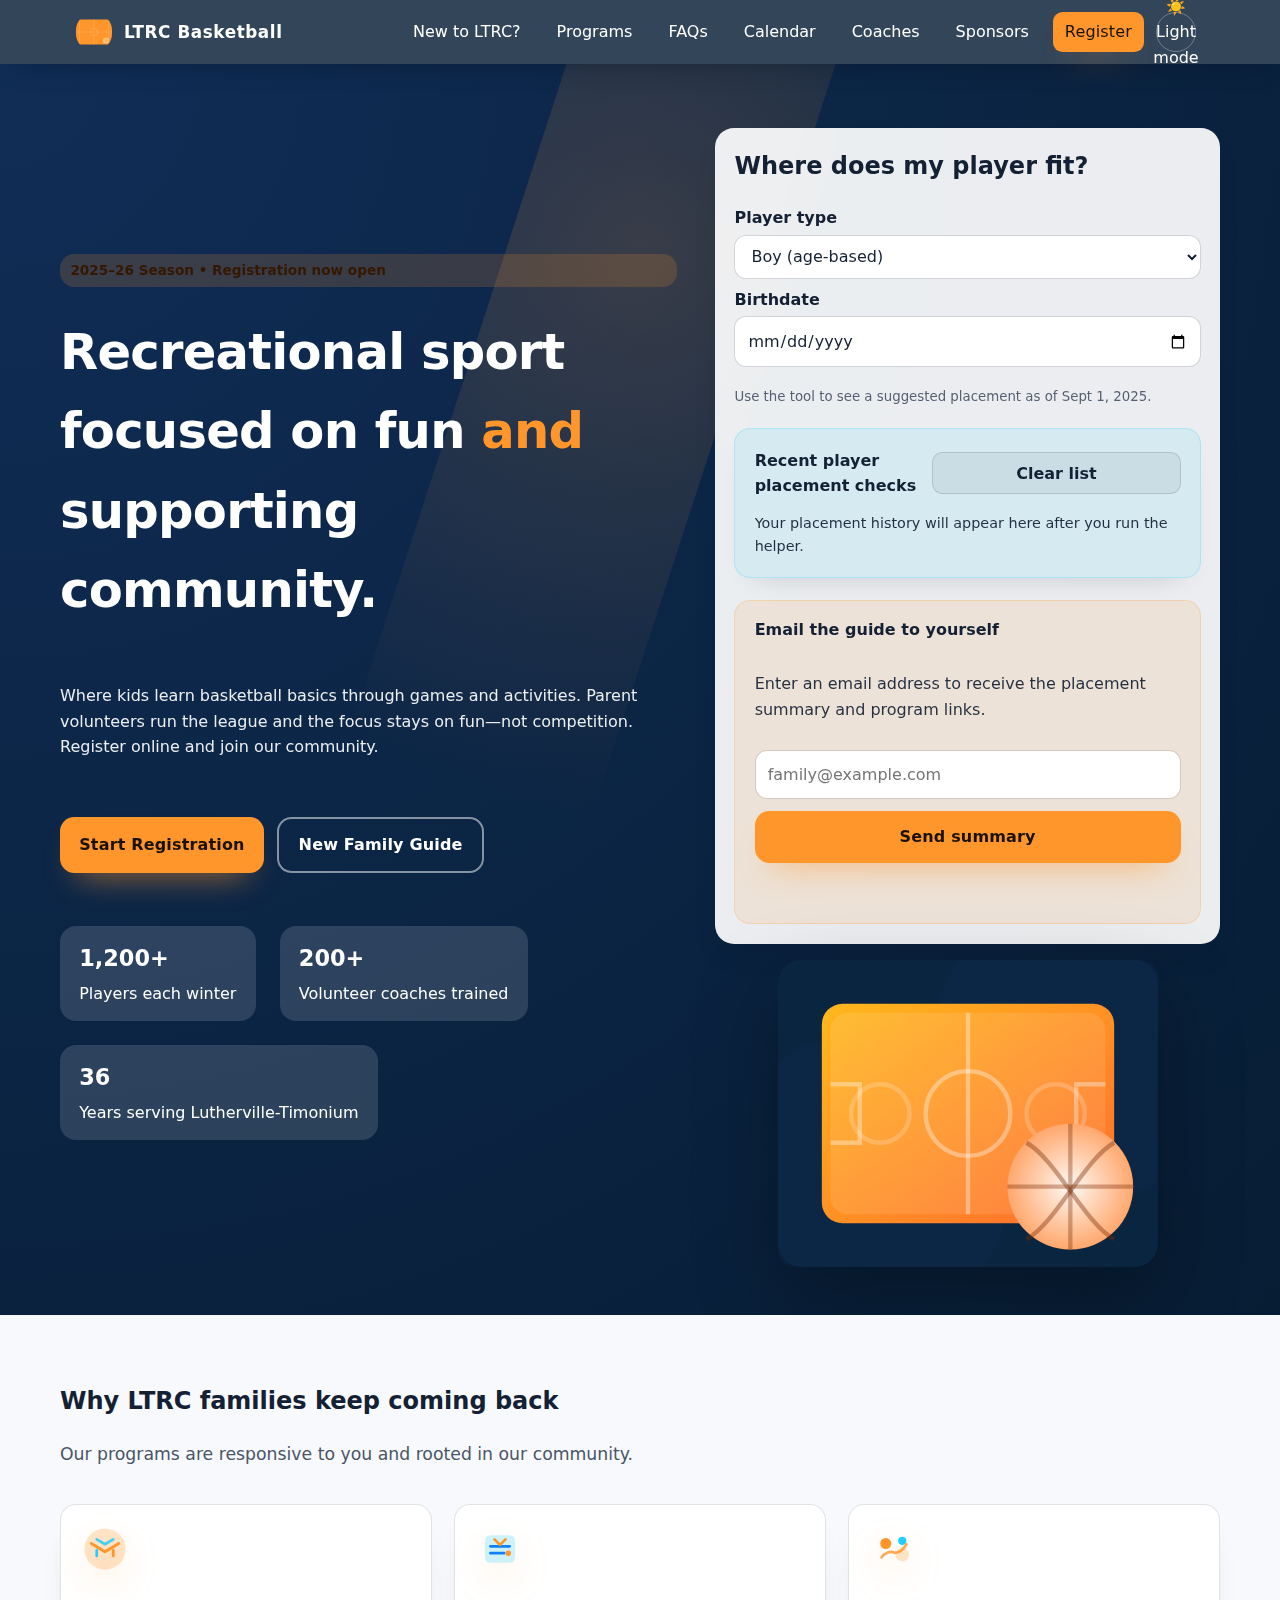
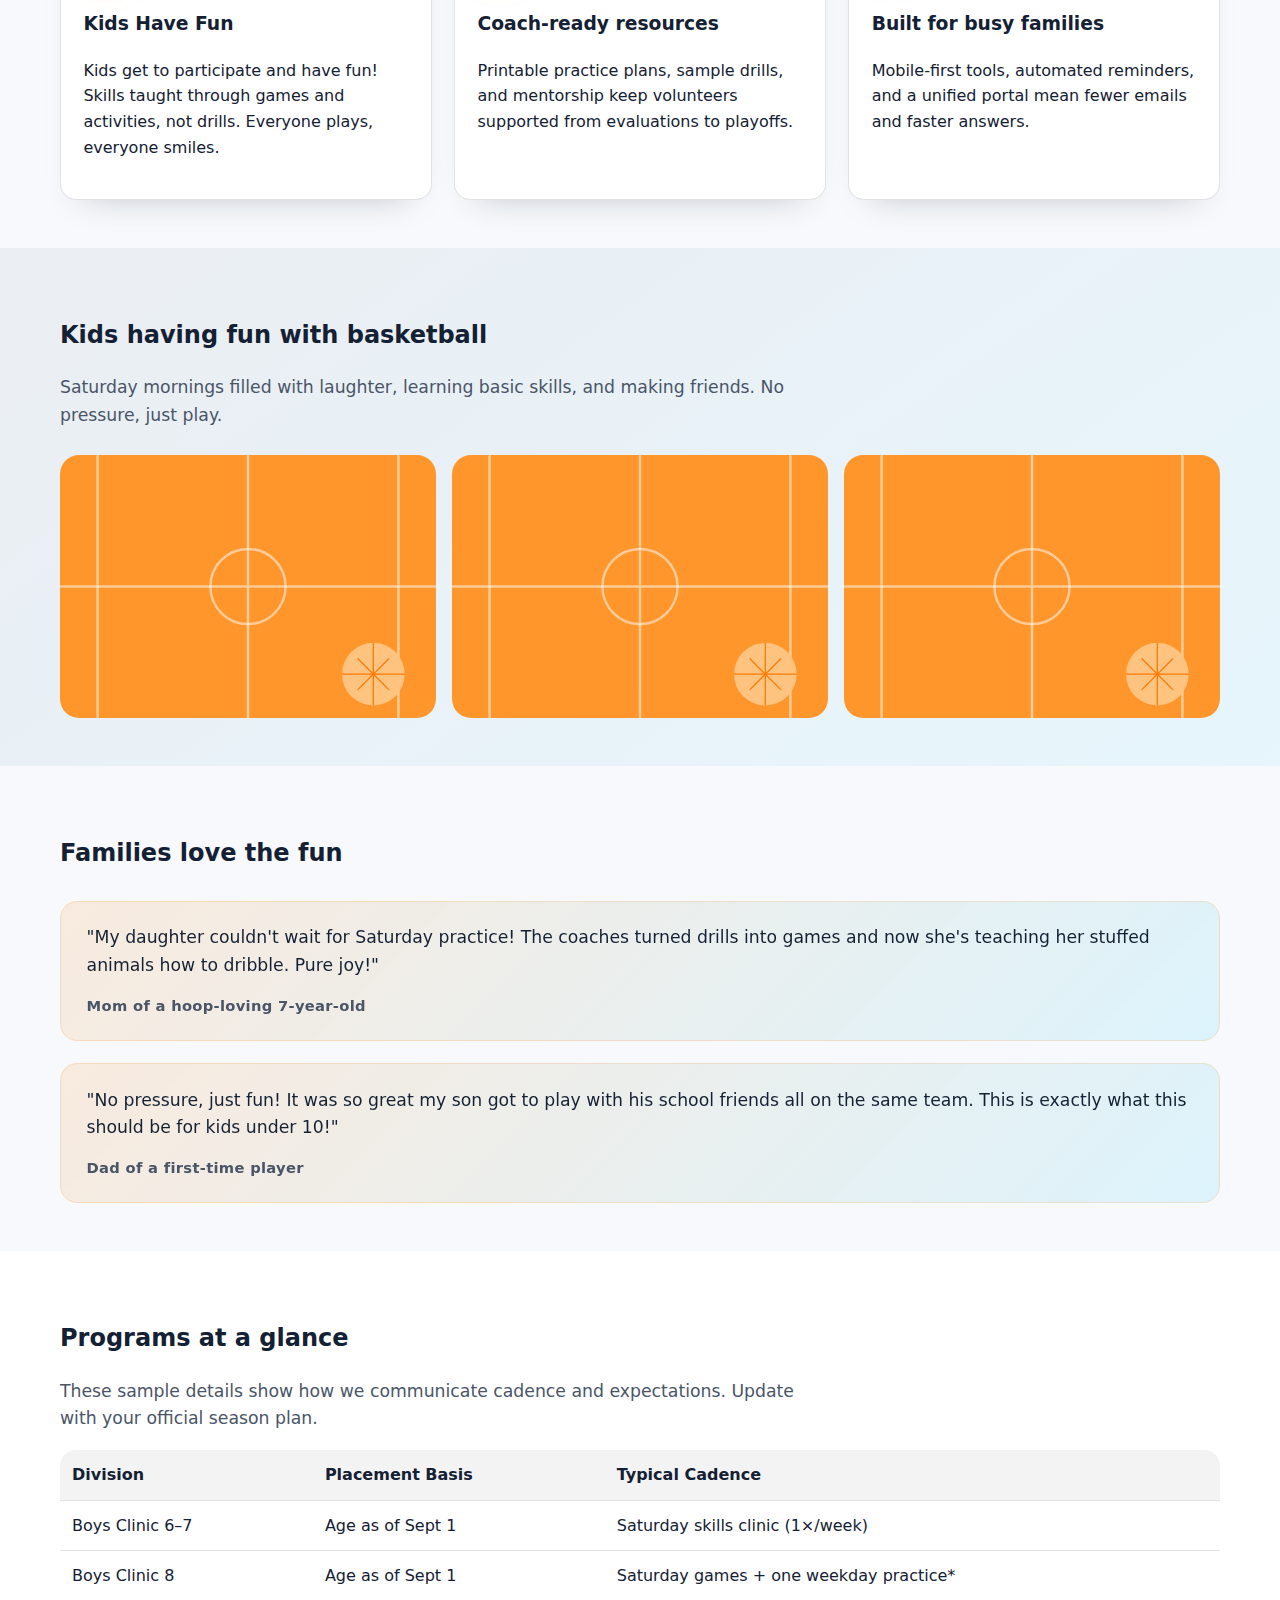
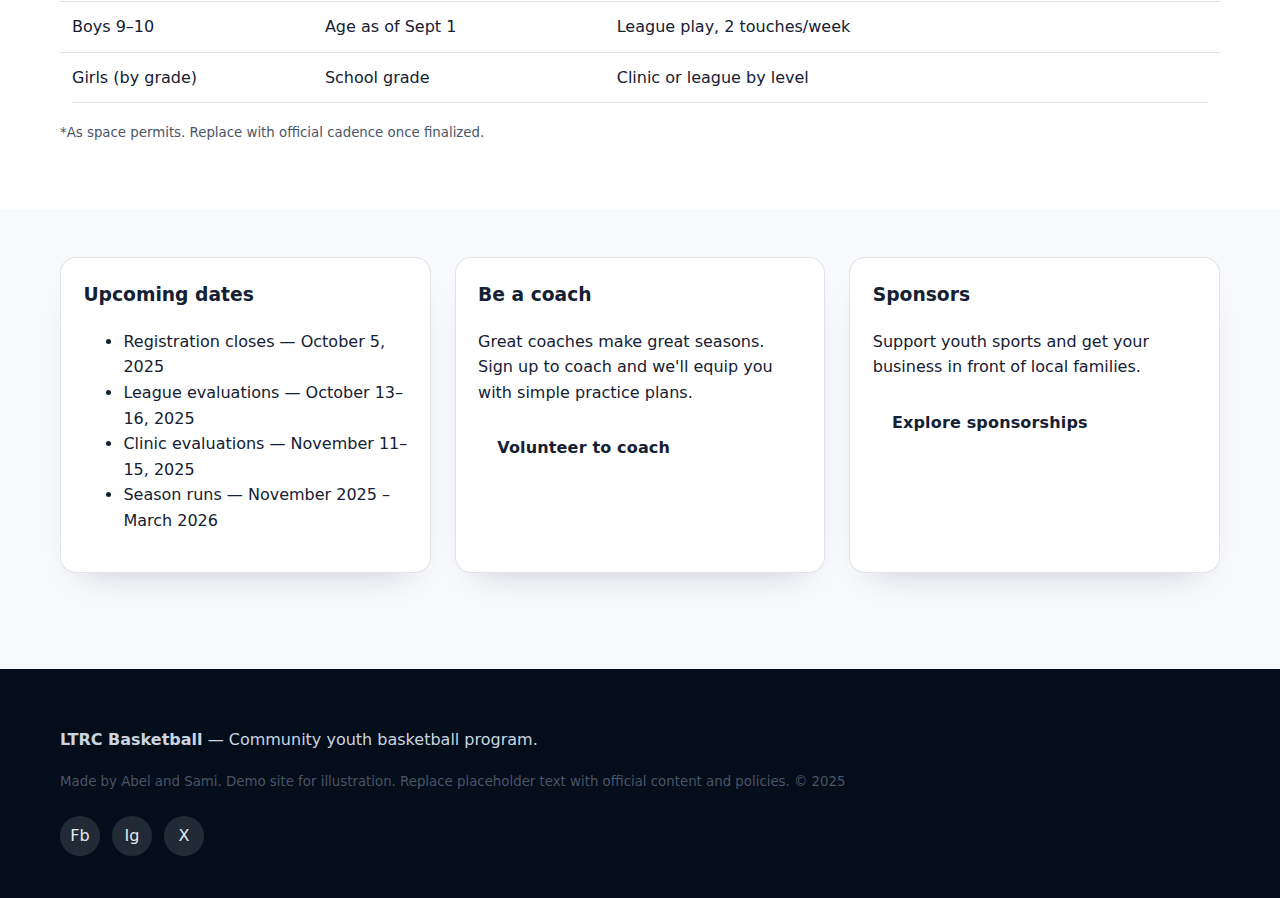
<file: index.html>
<!DOCTYPE html>

<html lang="en">
<head>
<meta charset="utf-8"/>
<meta content="width=device-width, initial-scale=1" name="viewport"/>
<title>LTRC Basketball — Youth Program (Demo)</title>
<link href="assets/styles.css" rel="stylesheet"/>
<meta content="LTRC Youth Basketball — easy registration, clear info, and a welcoming community (demo site)." name="description"/>
</head>
<body>
<a class="skip-link" href="#main">Skip to content</a>
<nav aria-label="Main Navigation" class="navbar" role="navigation">
<div class="nav-container">
<a aria-label="LTRC Basketball Home" class="brand" href="index.html">
<img alt="" height="40" src="data:image/svg+xml,%3Csvg xmlns='http://www.w3.org/2000/svg' viewBox='0 0 600 420'%3E%3Crect width='600' height='420' rx='20' fill='%23ff962c'/%3E%3Cpath d='M300 0v420M0 210h600' stroke='white' stroke-width='4' opacity='0.5'/%3E%3Ccircle cx='300' cy='210' r='60' fill='none' stroke='white' stroke-width='4' opacity='0.5'/%3E%3Cpath d='M60 0v420M540 0v420' stroke='white' stroke-width='4' opacity='0.5'/%3E%3Ccircle cx='500' cy='350' r='50' fill='%23ffc380'/%3E%3Cpath d='M500 300v100M450 350h100' stroke='%23ff7a00' stroke-width='2'/%3E%3Cpath d='M475 325l50 50M525 325l-50 50' stroke='%23ff7a00' stroke-width='2'/%3E%3C/svg%3E" width="57"/>
<span>LTRC Basketball</span>
</a>
<button aria-controls="primary-navigation" aria-expanded="false" aria-label="Toggle navigation menu" class="nav-toggle" type="button">
<div class="hamburger">
<span></span>
<span></span>
<span></span>
</div>
</button><div class="nav-links" id="primary-navigation" role="menubar">
<a href="new-to-ltrc.html" role="menuitem">New to LTRC?</a>
<a href="programs.html" role="menuitem">Programs</a>
<a href="faq.html" role="menuitem">FAQs</a>
<a href="calendar.html" role="menuitem">Calendar</a>
<a href="coaches.html" role="menuitem">Coaches</a>
<a href="sponsors.html" role="menuitem">Sponsors</a>
<a class="btn btn-primary" href="https://stonealley.com/program/LtrcTtrecBasketball/group/Basketball" target="_blank" rel="noopener noreferrer" role="menuitem">Register</a>
</div>
</div>
</nav>
<header class="hero">
<div class="hero-inner container">
<div class="hero-copy">
<span class="badge">2025–26 Season • Registration now open</span>
<h1>Recreational sport focused on fun <em>and</em> supporting community.</h1>
<p>Where kids learn basketball basics through games and activities. Parent volunteers run the league and the focus stays on fun—not competition. Register online and join our community.</p>
<div class="cta-row">
<a aria-label="Register now" class="btn btn-primary" href="https://stonealley.com/program/LtrcTtrecBasketball/group/Basketball" target="_blank" rel="noopener noreferrer">Start Registration</a>
<a class="btn btn-outline" href="new-to-ltrc.html">New Family Guide</a>
</div>
<div aria-label="Program highlights" class="hero-stats">
<div class="stat-pill"><strong>1,200+</strong><span>Players each winter</span></div>
<div class="stat-pill"><strong>200+</strong><span>Volunteer coaches trained</span></div>
<div class="stat-pill"><strong>36</strong><span>Years serving Lutherville-Timonium</span></div>
</div>
</div>
<div aria-live="polite" class="hero-visual">
<div class="hero-card">
<h2 style="margin-top:0">Where does my player fit?</h2>
<label for="playerType">Player type</label>
<select id="playerType" onchange="calculatePlacement()">
<option value="boy">Boy (age-based)</option>
<option value="girl">Girl (grade-based)</option>
</select>
<div id="boyFields">
<label for="birthday">Birthdate</label>
<input id="birthday" onchange="calculatePlacement()" type="date"/>
</div>
<div id="girlFields" style="display:none">
<label for="grade">Grade</label>
<select id="grade" onchange="calculatePlacement()">
<option value="">Select grade</option>
<option>1</option><option>2</option><option>3</option><option>4</option>
<option>5</option><option>6</option><option>7</option><option>8</option>
</select>
</div>
<p id="placement-result"><small>Use the tool to see a suggested placement as of Sept 1, 2025.</small></p>
<script>
          const typeSel = document.getElementById('playerType');
          function toggleFields(){
            document.getElementById('boyFields').style.display = typeSel.value==='boy' ? '' : 'none';
            document.getElementById('girlFields').style.display = typeSel.value==='girl' ? '' : 'none';
            calculatePlacement();
          }
          typeSel.addEventListener('change', toggleFields);
          toggleFields();
        </script>
<div aria-live="polite" class="placement-history"><div class="placement-history__header"><strong>Recent player placement checks</strong><button class="placement-clear" type="button">Clear list</button></div><ul class="placement-history__list"><p class="placement-history__empty">Your placement history will appear here after you run the helper.</p></ul></div><div class="email-banner"><strong>Email the guide to yourself</strong><p>Enter an email address to receive the placement summary and program links.</p><form id="placement-email-form" novalidate="True"><input id="placement-email" name="placement-email" placeholder="family@example.com" required="True" type="email"/><button class="btn btn-primary" type="submit">Send summary</button></form><p aria-live="polite" class="placement-email-status" role="status"></p></div></div>
<div aria-hidden="true" class="hero-graphic">
<img alt="Stylized basketball court illustration" height="320" loading="lazy" src="assets/graphics/hero-court.svg" width="380"/>
</div>
</div>
</div>
</header>
<main id="main">
<section class="section">
<div class="container">
<h2>Why LTRC families keep coming back</h2>
<p class="lead">Our programs are responsive to you and rooted in our community.</p>
<div class="feature-grid">
<article class="feature-card">
<svg aria-hidden="true" role="img" viewbox="0 0 64 64" xmlns="http://www.w3.org/2000/svg">
<circle cx="32" cy="32" fill="rgba(255,150,44,.25)" r="30"></circle>
<path d="M12 24l20 12 20-12" fill="none" stroke="#ff962c" stroke-linecap="round" stroke-linejoin="round" stroke-width="4"></path>
<path d="M20 18l12 7 12-7" fill="none" opacity=".85" stroke="#1ecfff" stroke-linecap="round" stroke-linejoin="round" stroke-width="4"></path>
<path d="M20 34v8" stroke="#1ecfff" stroke-linecap="round" stroke-width="4"></path>
<path d="M44 34v8" stroke="#ff962c" stroke-linecap="round" stroke-width="4"></path>
</svg>
<h3>Kids Have Fun</h3>
<p>Kids get to participate and have fun! Skills taught through games and activities, not drills. Everyone plays, everyone smiles.</p>
</article>
<article class="feature-card">
<svg aria-hidden="true" role="img" viewbox="0 0 64 64" xmlns="http://www.w3.org/2000/svg">
<rect fill="rgba(30,207,255,.22)" height="40" rx="8" width="44" x="10" y="12"></rect>
<path d="M18 28h28M18 38h20" stroke="#0f80ff" stroke-linecap="round" stroke-linejoin="round" stroke-width="4"></path>
<circle cx="44" cy="38" fill="#ff962c" r="4"></circle>
<path d="M24 18l8 8 8-8" fill="none" stroke="#ff962c" stroke-linecap="round" stroke-linejoin="round" stroke-width="4"></path>
</svg>
<h3>Coach-ready resources</h3>
<p>Printable practice plans, sample drills, and mentorship keep volunteers supported from evaluations to playoffs.</p>
</article>
<article class="feature-card">
<svg aria-hidden="true" role="img" viewbox="0 0 64 64" xmlns="http://www.w3.org/2000/svg">
<circle cx="20" cy="24" fill="#ff962c" r="8"></circle>
<circle cx="44" cy="20" fill="#1ecfff" r="6"></circle>
<circle cx="44" cy="40" fill="rgba(255,150,44,.25)" r="10"></circle>
<path d="M14 44c4-6 12-9 18-7 6 2 14-4 18-12" fill="none" opacity=".8" stroke="#ff962c" stroke-linecap="round" stroke-width="4"></path>
</svg>
<h3>Built for busy families</h3>
<p>Mobile-first tools, automated reminders, and a unified portal mean fewer emails and faster answers.</p>
</article>
</div>
</div>
</section>
<section class="section" style="background:linear-gradient(145deg,rgba(7,29,52,.05),rgba(30,207,255,.08));">
<div class="container">
<h2>Kids having fun with basketball</h2>
<p class="lead">Saturday mornings filled with laughter, learning basic skills, and making friends. No pressure, just play.</p>
<div class="gallery-grid" role="list">
<img alt="Basketball court with ball illustration" height="420" loading="lazy" role="listitem" src="data:image/svg+xml,%3Csvg xmlns='http://www.w3.org/2000/svg' viewBox='0 0 600 420'%3E%3Crect width='600' height='420' rx='20' fill='%23ff962c'/%3E%3Cpath d='M300 0v420M0 210h600' stroke='white' stroke-width='4' opacity='0.5'/%3E%3Ccircle cx='300' cy='210' r='60' fill='none' stroke='white' stroke-width='4' opacity='0.5'/%3E%3Cpath d='M60 0v420M540 0v420' stroke='white' stroke-width='4' opacity='0.5'/%3E%3Ccircle cx='500' cy='350' r='50' fill='%23ffc380'/%3E%3Cpath d='M500 300v100M450 350h100' stroke='%23ff7a00' stroke-width='2'/%3E%3Cpath d='M475 325l50 50M525 325l-50 50' stroke='%23ff7a00' stroke-width='2'/%3E%3C/svg%3E" width="600"/>
<img alt="Basketball court with ball illustration" height="420" loading="lazy" role="listitem" src="data:image/svg+xml,%3Csvg xmlns='http://www.w3.org/2000/svg' viewBox='0 0 600 420'%3E%3Crect width='600' height='420' rx='20' fill='%23ff962c'/%3E%3Cpath d='M300 0v420M0 210h600' stroke='white' stroke-width='4' opacity='0.5'/%3E%3Ccircle cx='300' cy='210' r='60' fill='none' stroke='white' stroke-width='4' opacity='0.5'/%3E%3Cpath d='M60 0v420M540 0v420' stroke='white' stroke-width='4' opacity='0.5'/%3E%3Ccircle cx='500' cy='350' r='50' fill='%23ffc380'/%3E%3Cpath d='M500 300v100M450 350h100' stroke='%23ff7a00' stroke-width='2'/%3E%3Cpath d='M475 325l50 50M525 325l-50 50' stroke='%23ff7a00' stroke-width='2'/%3E%3C/svg%3E" width="600"/>
<img alt="Basketball court with ball illustration" height="420" loading="lazy" role="listitem" src="data:image/svg+xml,%3Csvg xmlns='http://www.w3.org/2000/svg' viewBox='0 0 600 420'%3E%3Crect width='600' height='420' rx='20' fill='%23ff962c'/%3E%3Cpath d='M300 0v420M0 210h600' stroke='white' stroke-width='4' opacity='0.5'/%3E%3Ccircle cx='300' cy='210' r='60' fill='none' stroke='white' stroke-width='4' opacity='0.5'/%3E%3Cpath d='M60 0v420M540 0v420' stroke='white' stroke-width='4' opacity='0.5'/%3E%3Ccircle cx='500' cy='350' r='50' fill='%23ffc380'/%3E%3Cpath d='M500 300v100M450 350h100' stroke='%23ff7a00' stroke-width='2'/%3E%3Cpath d='M475 325l50 50M525 325l-50 50' stroke='%23ff7a00' stroke-width='2'/%3E%3C/svg%3E" width="600"/>
</div>
</div>
</section>
<section class="section">
<div class="container">
<h2>Families love the fun</h2>
<div class="testimonials">
<div class="quote-card">
<blockquote>
            "My daughter couldn't wait for Saturday practice! The coaches turned drills into games and now she's teaching her stuffed animals how to dribble. Pure joy!"
          </blockquote>
<div class="quote-meta">Mom of a hoop-loving 7-year-old</div>
</div>
<div class="quote-card">
<blockquote>
            "No pressure, just fun! It was so great my son got to play with his school friends all on the same team. This is exactly what this should be for kids under 10!"
          </blockquote>
<div class="quote-meta">Dad of a first-time player</div>
</div>
</div>
</div>
</section>
<section class="section programs-section">
<div class="container">
<h2>Programs at a glance</h2>
<p class="lead">These sample details show how we communicate cadence and expectations. Update with your official season plan.</p>
<div class="table-wrapper">
<table class="table">
<thead><tr><th>Division</th><th>Placement Basis</th><th>Typical Cadence</th></tr></thead>
<tbody>
<tr><td>Boys Clinic 6–7</td><td>Age as of Sept 1</td><td>Saturday skills clinic (1×/week)</td></tr>
<tr><td>Boys Clinic 8</td><td>Age as of Sept 1</td><td>Saturday games + one weekday practice*</td></tr>
<tr><td>Boys 9–10</td><td>Age as of Sept 1</td><td>League play, 2 touches/week</td></tr>
<tr><td>Girls (by grade)</td><td>School grade</td><td>Clinic or league by level</td></tr>
</tbody>
</table>
</div>
<p><small>*As space permits. Replace with official cadence once finalized.</small></p>
</div>
</section>
<section class="section">
<div class="container grid-3">
<div class="card">
<h3 style="margin-top:0">Upcoming dates</h3>
<ul>
<li>Registration closes — October 5, 2025</li>
<li>League evaluations — October 13–16, 2025</li>
<li>Clinic evaluations — November 11–15, 2025</li>
<li>Season runs — November 2025 – March 2026</li>
</ul>
</div>
<div class="card">
<h3 style="margin-top:0">Be a coach</h3>
<p>Great coaches make great seasons. Sign up to coach and we'll equip you with simple practice plans.</p>
<p><a class="btn" href="coaches.html">Volunteer to coach</a></p>
</div>
<div class="card">
<h3 style="margin-top:0">Sponsors</h3>
<p>Support youth sports and get your business in front of local families.</p>
<p><a class="btn" href="sponsors.html">Explore sponsorships</a></p>
</div>
</div>
</section>
</main>
<footer class="footer" role="contentinfo">
<div class="container">
<p><strong>LTRC Basketball</strong> — Community youth basketball program.</p>
<p><small>Made by Abel and Sami. Demo site for illustration. Replace placeholder text with official content and policies. © 2025</small></p>
<div aria-label="Social links" class="social-links">
<a aria-label="Follow on Facebook" href="#">Fb</a>
<a aria-label="Follow on Instagram" href="#">Ig</a>
<a aria-label="Follow on X" href="#">X</a>
</div>
</div>
</footer>
<script src="assets/script.js"></script>
</body>
</html>
</file>
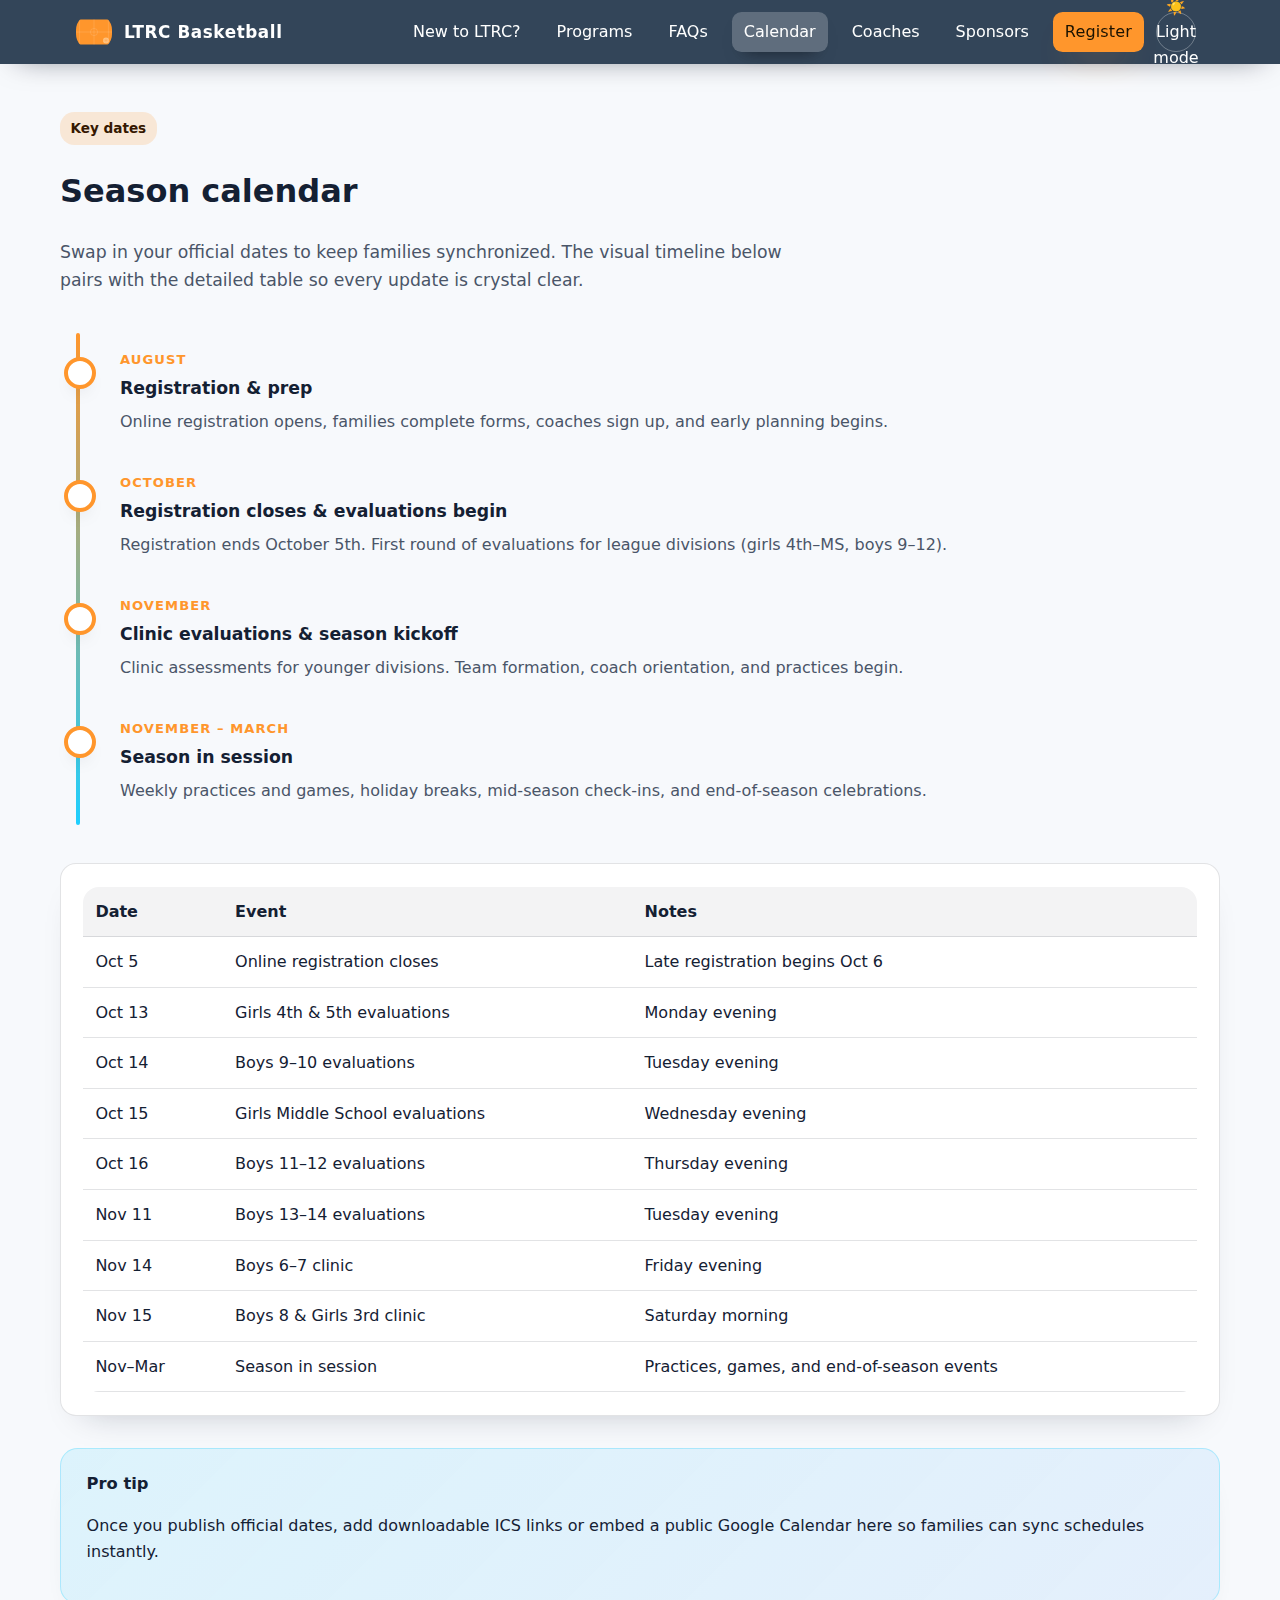
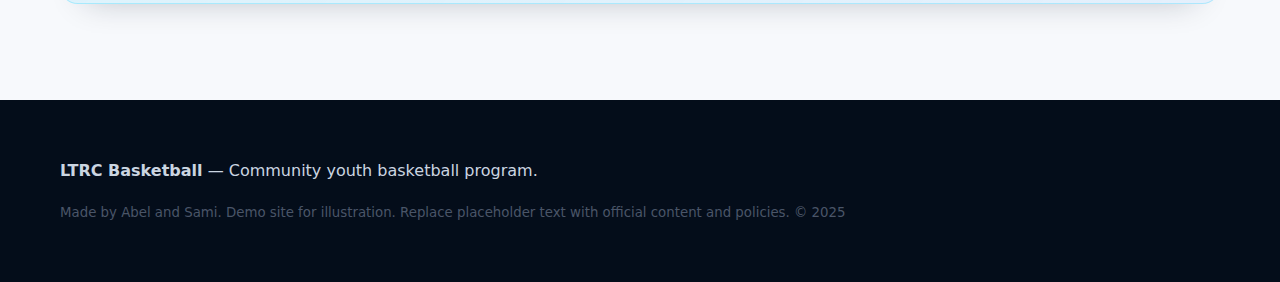
<file: calendar.html>
<!DOCTYPE html>

<html lang="en">
<head>
<meta charset="utf-8"/>
<meta content="width=device-width, initial-scale=1" name="viewport"/>
<title>Calendar — LTRC Basketball (Demo)</title>
<link href="assets/styles.css" rel="stylesheet"/>
</head>
<body>
<a class="skip-link" href="#main">Skip to content</a>
<nav aria-label="Main Navigation" class="navbar" role="navigation">
<div class="nav-container">
<a aria-label="LTRC Basketball Home" class="brand" href="index.html">
<img alt="" height="40" src="data:image/svg+xml,%3Csvg xmlns='http://www.w3.org/2000/svg' viewBox='0 0 600 420'%3E%3Crect width='600' height='420' rx='20' fill='%23ff962c'/%3E%3Cpath d='M300 0v420M0 210h600' stroke='white' stroke-width='4' opacity='0.5'/%3E%3Ccircle cx='300' cy='210' r='60' fill='none' stroke='white' stroke-width='4' opacity='0.5'/%3E%3Cpath d='M60 0v420M540 0v420' stroke='white' stroke-width='4' opacity='0.5'/%3E%3Ccircle cx='500' cy='350' r='50' fill='%23ffc380'/%3E%3Cpath d='M500 300v100M450 350h100' stroke='%23ff7a00' stroke-width='2'/%3E%3Cpath d='M475 325l50 50M525 325l-50 50' stroke='%23ff7a00' stroke-width='2'/%3E%3C/svg%3E" width="57"/>
<span>LTRC Basketball</span>
</a>
<button aria-controls="primary-navigation" aria-expanded="false" aria-label="Toggle navigation menu" class="nav-toggle" type="button">
<div class="hamburger">
<span></span>
<span></span>
<span></span>
</div>
</button><div class="nav-links" id="primary-navigation" role="menubar">
<a href="new-to-ltrc.html" role="menuitem">New to LTRC?</a>
<a href="programs.html" role="menuitem">Programs</a>
<a href="faq.html" role="menuitem">FAQs</a>
<a href="calendar.html" role="menuitem">Calendar</a>
<a href="coaches.html" role="menuitem">Coaches</a>
<a href="sponsors.html" role="menuitem">Sponsors</a>
<a class="btn btn-primary" href="https://stonealley.com/program/LtrcTtrecBasketball/group/Basketball" target="_blank" rel="noopener noreferrer" role="menuitem">Register</a>
</div>
</div>
</nav>
<main class="section" id="main">
<div class="container">
<span class="badge">Key dates</span>
<h1>Season calendar</h1>
<p class="lead">Swap in your official dates to keep families synchronized. The visual timeline below pairs with the detailed table so every update is crystal clear.</p>
<div aria-label="Season cadence" class="timeline" role="list">
<div class="timeline-item" role="listitem" aria-label="August event">
<div class="timeline-time" aria-label="Month">August</div>
<div class="timeline-content">
<h4>Registration &amp; prep</h4>
<p>Online registration opens, families complete forms, coaches sign up, and early planning begins.</p>
</div>
</div>
<div class="timeline-item" role="listitem" aria-label="October event">
<div class="timeline-time" aria-label="Month">October</div>
<div class="timeline-content">
<h4>Registration closes &amp; evaluations begin</h4>
<p>Registration ends October 5th. First round of evaluations for league divisions (girls 4th–MS, boys 9–12).</p>
</div>
</div>
<div class="timeline-item" role="listitem" aria-label="November event">
<div class="timeline-time" aria-label="Month">November</div>
<div class="timeline-content">
<h4>Clinic evaluations &amp; season kickoff</h4>
<p>Clinic assessments for younger divisions. Team formation, coach orientation, and practices begin.</p>
</div>
</div>
<div class="timeline-item" role="listitem" aria-label="November to March events">
<div class="timeline-time" aria-label="Time period">November – March</div>
<div class="timeline-content">
<h4>Season in session</h4>
<p>Weekly practices and games, holiday breaks, mid-season check-ins, and end-of-season celebrations.</p>
</div>
</div>
</div>
<div class="card">
<div class="table-wrapper">
<table class="table">
<thead><tr><th>Date</th><th>Event</th><th>Notes</th></tr></thead>
<tbody>
<tr><td>Oct 5</td><td>Online registration closes</td><td>Late registration begins Oct 6</td></tr>
<tr><td>Oct 13</td><td>Girls 4th &amp; 5th evaluations</td><td>Monday evening</td></tr>
<tr><td>Oct 14</td><td>Boys 9–10 evaluations</td><td>Tuesday evening</td></tr>
<tr><td>Oct 15</td><td>Girls Middle School evaluations</td><td>Wednesday evening</td></tr>
<tr><td>Oct 16</td><td>Boys 11–12 evaluations</td><td>Thursday evening</td></tr>
<tr><td>Nov 11</td><td>Boys 13–14 evaluations</td><td>Tuesday evening</td></tr>
<tr><td>Nov 14</td><td>Boys 6–7 clinic</td><td>Friday evening</td></tr>
<tr><td>Nov 15</td><td>Boys 8 &amp; Girls 3rd clinic</td><td>Saturday morning</td></tr>
<tr><td>Nov–Mar</td><td>Season in session</td><td>Practices, games, and end-of-season events</td></tr>
</tbody>
</table>
</div>
</div>
<div class="callout-note callout" style="margin-top:2rem">
<strong>Pro tip</strong>
<p>Once you publish official dates, add downloadable ICS links or embed a public Google Calendar here so families can sync schedules instantly.</p>
</div>
</div>
</main>
<footer class="footer" role="contentinfo">
<div class="container">
<p><strong>LTRC Basketball</strong> — Community youth basketball program.</p>
<p><small>Made by Abel and Sami. Demo site for illustration. Replace placeholder text with official content and policies. © 2025</small></p>
</div>
</footer>
<script src="assets/script.js"></script>
</body>
</html>
</file>
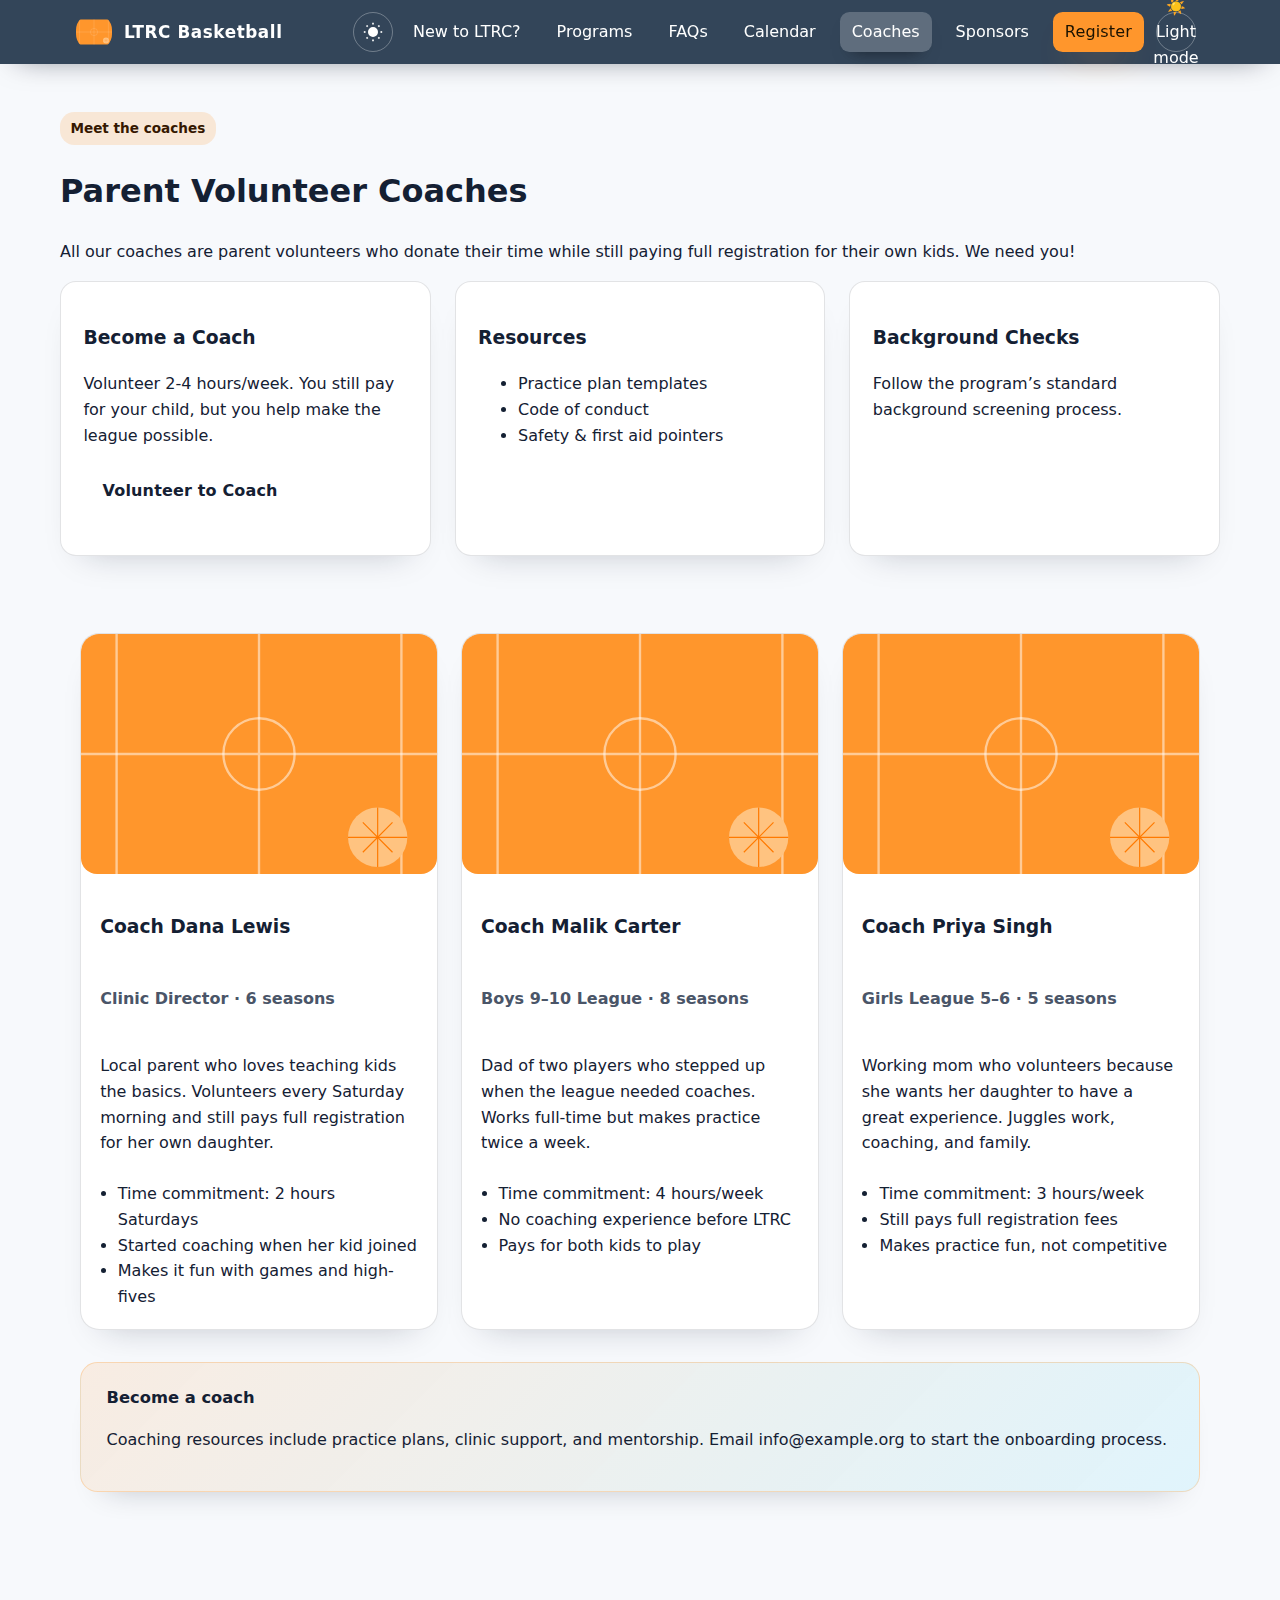
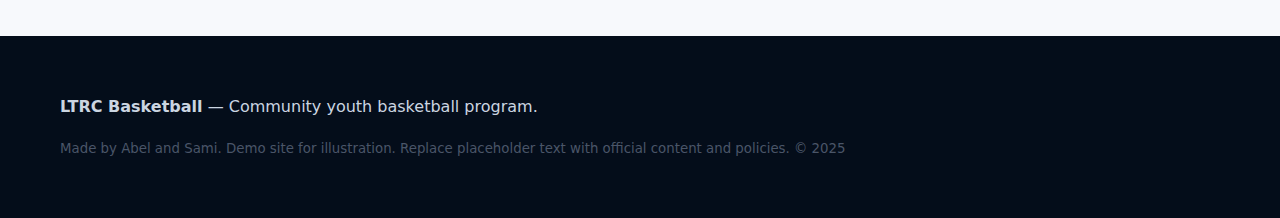
<file: coaches.html>
<!DOCTYPE html>

<html lang="en">
<head>
<meta charset="utf-8"/>
<meta content="width=device-width, initial-scale=1" name="viewport"/>
<title>Coaches — LTRC Basketball (Demo)</title>
<link href="assets/styles.css" rel="stylesheet"/>
</head>
<body>
<a class="skip-link" href="#main">Skip to content</a>
<nav aria-label="Main Navigation" class="navbar" role="navigation">
<div class="nav-container">
<a aria-label="LTRC Basketball Home" class="brand" href="index.html">
<img alt="" height="40" src="data:image/svg+xml,%3Csvg xmlns='http://www.w3.org/2000/svg' viewBox='0 0 600 420'%3E%3Crect width='600' height='420' rx='20' fill='%23ff962c'/%3E%3Cpath d='M300 0v420M0 210h600' stroke='white' stroke-width='4' opacity='0.5'/%3E%3Ccircle cx='300' cy='210' r='60' fill='none' stroke='white' stroke-width='4' opacity='0.5'/%3E%3Cpath d='M60 0v420M540 0v420' stroke='white' stroke-width='4' opacity='0.5'/%3E%3Ccircle cx='500' cy='350' r='50' fill='%23ffc380'/%3E%3Cpath d='M500 300v100M450 350h100' stroke='%23ff7a00' stroke-width='2'/%3E%3Cpath d='M475 325l50 50M525 325l-50 50' stroke='%23ff7a00' stroke-width='2'/%3E%3C/svg%3E" width="57"/>
<span>LTRC Basketball</span>
</a>
<button class="theme-toggle" type="button" aria-label="Toggle dark mode">
<svg xmlns="http://www.w3.org/2000/svg" viewBox="0 0 24 24" class="sun-icon">
<circle cx="12" cy="12" r="5"/>
<line x1="12" y1="1" x2="12" y2="3"/><line x1="12" y1="21" x2="12" y2="23"/>
<line x1="4.22" y1="4.22" x2="5.64" y2="5.64"/><line x1="18.36" y1="18.36" x2="19.78" y2="19.78"/>
<line x1="1" y1="12" x2="3" y2="12"/><line x1="21" y1="12" x2="23" y2="12"/>
<line x1="4.22" y1="19.78" x2="5.64" y2="18.36"/><line x1="18.36" y1="5.64" x2="19.78" y2="4.22"/>
</svg>
<svg xmlns="http://www.w3.org/2000/svg" viewBox="0 0 24 24" class="moon-icon" style="display:none">
<path d="M21 12.79A9 9 0 1 1 11.21 3 7 7 0 0 0 21 12.79z"/>
</svg>
</button>
<button aria-controls="primary-navigation" aria-expanded="false" aria-label="Toggle navigation menu" class="nav-toggle" type="button">
<div class="hamburger">
<span></span>
<span></span>
<span></span>
</div>
</button><div class="nav-links" id="primary-navigation" role="menubar">
<a href="new-to-ltrc.html" role="menuitem">New to LTRC?</a>
<a href="programs.html" role="menuitem">Programs</a>
<a href="faq.html" role="menuitem">FAQs</a>
<a href="calendar.html" role="menuitem">Calendar</a>
<a href="coaches.html" role="menuitem">Coaches</a>
<a href="sponsors.html" role="menuitem">Sponsors</a>
<a class="btn btn-primary" href="https://stonealley.com/program/LtrcTtrecBasketball/group/Basketball" target="_blank" rel="noopener noreferrer" role="menuitem">Register</a>
</div>
</div>
</nav>
<main class="section" id="main">
<div class="container"><span class="badge">Meet the coaches</span>
<h1>Parent Volunteer Coaches</h1>
<p>All our coaches are parent volunteers who donate their time while still paying full registration for their own kids. We need you!</p>
<div class="grid-3">
<div class="card">
<h3>Become a Coach</h3>
<p>Volunteer 2-4 hours/week. You still pay for your child, but you help make the league possible.</p>
<p><a class="btn" href="mailto:info@example.org">Volunteer to Coach</a></p>
</div>
<div class="card">
<h3>Resources</h3>
<ul>
<li>Practice plan templates</li>
<li>Code of conduct</li>
<li>Safety &amp; first aid pointers</li>
</ul>
</div>
<div class="card">
<h3>Background Checks</h3>
<p>Follow the program’s standard background screening process.</p>
</div>
</div>
<section class="section"><div class="coach-grid">
<article class="coach-card">
<img alt="Basketball court with ball illustration" loading="lazy" src="data:image/svg+xml,%3Csvg xmlns='http://www.w3.org/2000/svg' viewBox='0 0 600 420'%3E%3Crect width='600' height='420' rx='20' fill='%23ff962c'/%3E%3Cpath d='M300 0v420M0 210h600' stroke='white' stroke-width='4' opacity='0.5'/%3E%3Ccircle cx='300' cy='210' r='60' fill='none' stroke='white' stroke-width='4' opacity='0.5'/%3E%3Cpath d='M60 0v420M540 0v420' stroke='white' stroke-width='4' opacity='0.5'/%3E%3Ccircle cx='500' cy='350' r='50' fill='%23ffc380'/%3E%3Cpath d='M500 300v100M450 350h100' stroke='%23ff7a00' stroke-width='2'/%3E%3Cpath d='M475 325l50 50M525 325l-50 50' stroke='%23ff7a00' stroke-width='2'/%3E%3C/svg%3E"/>
<div class="coach-card__body">
<h3>Coach Dana Lewis</h3>
<p class="coach-role">Clinic Director · 6 seasons</p>
<p>Local parent who loves teaching kids the basics. Volunteers every Saturday morning and still pays full registration for her own daughter.</p>
<ul>
<li>Time commitment: 2 hours Saturdays</li>
<li>Started coaching when her kid joined</li>
<li>Makes it fun with games and high-fives</li>
</ul>
</div>
</article>
<article class="coach-card">
<img alt="Basketball court with ball illustration" loading="lazy" src="data:image/svg+xml,%3Csvg xmlns='http://www.w3.org/2000/svg' viewBox='0 0 600 420'%3E%3Crect width='600' height='420' rx='20' fill='%23ff962c'/%3E%3Cpath d='M300 0v420M0 210h600' stroke='white' stroke-width='4' opacity='0.5'/%3E%3Ccircle cx='300' cy='210' r='60' fill='none' stroke='white' stroke-width='4' opacity='0.5'/%3E%3Cpath d='M60 0v420M540 0v420' stroke='white' stroke-width='4' opacity='0.5'/%3E%3Ccircle cx='500' cy='350' r='50' fill='%23ffc380'/%3E%3Cpath d='M500 300v100M450 350h100' stroke='%23ff7a00' stroke-width='2'/%3E%3Cpath d='M475 325l50 50M525 325l-50 50' stroke='%23ff7a00' stroke-width='2'/%3E%3C/svg%3E"/>
<div class="coach-card__body">
<h3>Coach Malik Carter</h3>
<p class="coach-role">Boys 9–10 League · 8 seasons</p>
<p>Dad of two players who stepped up when the league needed coaches. Works full-time but makes practice twice a week.</p>
<ul>
<li>Time commitment: 4 hours/week</li>
<li>No coaching experience before LTRC</li>
<li>Pays for both kids to play</li>
</ul>
</div>
</article>
<article class="coach-card">
<img alt="Basketball court with ball illustration" loading="lazy" src="data:image/svg+xml,%3Csvg xmlns='http://www.w3.org/2000/svg' viewBox='0 0 600 420'%3E%3Crect width='600' height='420' rx='20' fill='%23ff962c'/%3E%3Cpath d='M300 0v420M0 210h600' stroke='white' stroke-width='4' opacity='0.5'/%3E%3Ccircle cx='300' cy='210' r='60' fill='none' stroke='white' stroke-width='4' opacity='0.5'/%3E%3Cpath d='M60 0v420M540 0v420' stroke='white' stroke-width='4' opacity='0.5'/%3E%3Ccircle cx='500' cy='350' r='50' fill='%23ffc380'/%3E%3Cpath d='M500 300v100M450 350h100' stroke='%23ff7a00' stroke-width='2'/%3E%3Cpath d='M475 325l50 50M525 325l-50 50' stroke='%23ff7a00' stroke-width='2'/%3E%3C/svg%3E"/>
<div class="coach-card__body">
<h3>Coach Priya Singh</h3>
<p class="coach-role">Girls League 5–6 · 5 seasons</p>
<p>Working mom who volunteers because she wants her daughter to have a great experience. Juggles work, coaching, and family.</p>
<ul>
<li>Time commitment: 3 hours/week</li>
<li>Still pays full registration fees</li>
<li>Makes practice fun, not competitive</li>
</ul>
</div>
</article>
</div>
<div class="callout" style="margin-top:2rem">
<strong>Become a coach</strong>
<p>Coaching resources include practice plans, clinic support, and mentorship. Email <a href="mailto:info@example.org">info@example.org</a> to start the onboarding process.</p>
</div>
</section></div>
</main>
<footer class="footer" role="contentinfo">
<div class="container">
<p><strong>LTRC Basketball</strong> — Community youth basketball program.</p>
<p><small>Made by Abel and Sami. Demo site for illustration. Replace placeholder text with official content and policies. © 2025</small></p>
</div>
</footer>
<script src="assets/script.js"></script>
</body>
</html>
</file>
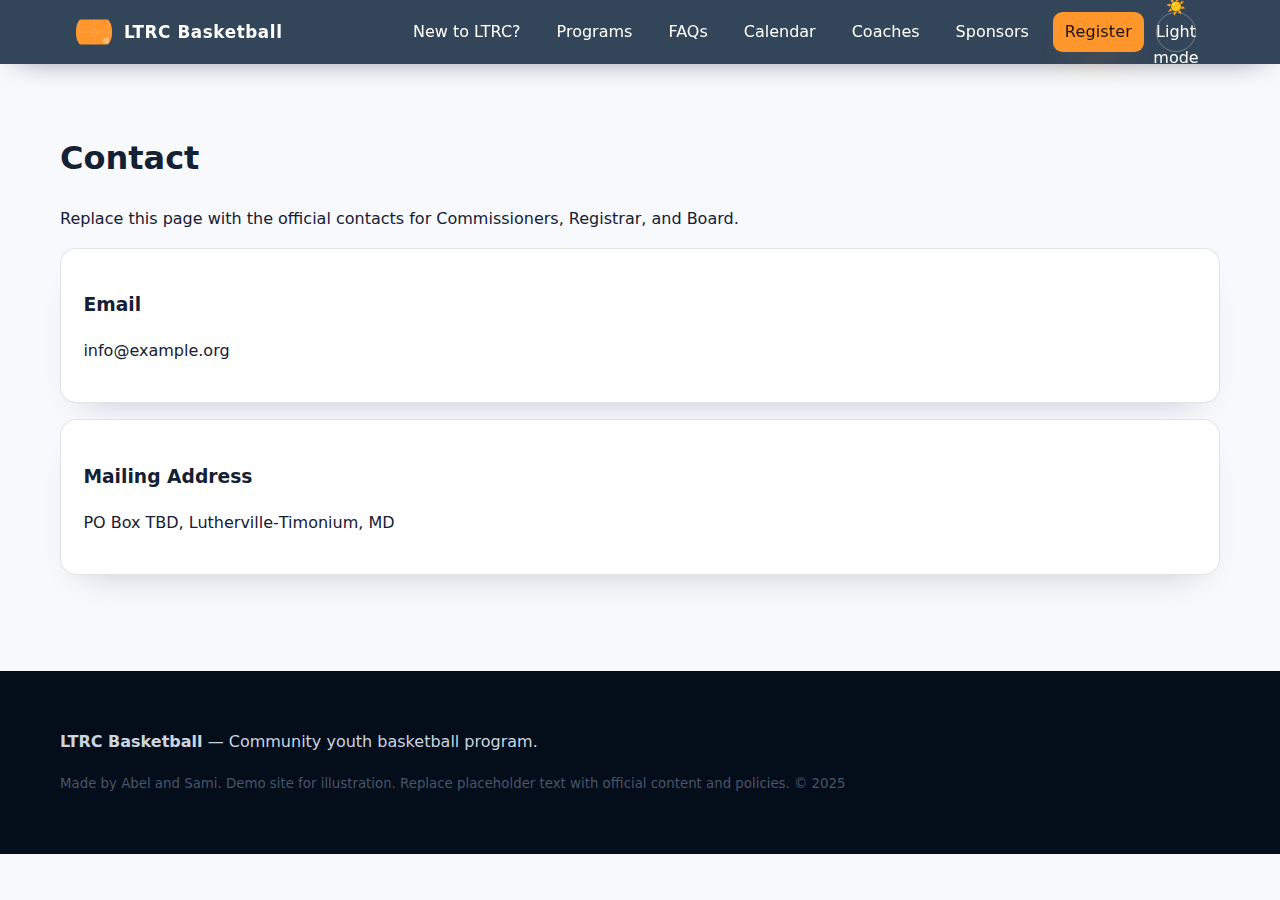
<file: contact.html>
<!doctype html>
<html lang="en">
<head>
  <meta charset="utf-8"/>
  <meta name="viewport" content="width=device-width, initial-scale=1"/>
  <title>Contact — LTRC Basketball (Demo)</title>
  <link rel="stylesheet" href="assets/styles.css"/>
</head>
<body>

<a href="#main" class="skip-link">Skip to content</a>
<nav class="navbar" role="navigation" aria-label="Main Navigation">
  <div class="nav-container">
    <a class="brand" href="index.html" aria-label="LTRC Basketball Home">
      <img alt="" height="40" src="data:image/svg+xml,%3Csvg xmlns='http://www.w3.org/2000/svg' viewBox='0 0 600 420'%3E%3Crect width='600' height='420' rx='20' fill='%23ff962c'/%3E%3Cpath d='M300 0v420M0 210h600' stroke='white' stroke-width='4' opacity='0.5'/%3E%3Ccircle cx='300' cy='210' r='60' fill='none' stroke='white' stroke-width='4' opacity='0.5'/%3E%3Cpath d='M60 0v420M540 0v420' stroke='white' stroke-width='4' opacity='0.5'/%3E%3Ccircle cx='500' cy='350' r='50' fill='%23ffc380'/%3E%3Cpath d='M500 300v100M450 350h100' stroke='%23ff7a00' stroke-width='2'/%3E%3Cpath d='M475 325l50 50M525 325l-50 50' stroke='%23ff7a00' stroke-width='2'/%3E%3C/svg%3E" width="57"/>
      <span>LTRC Basketball</span>
    </a>
    <div class="nav-links" role="menubar">
      <a role="menuitem" href="new-to-ltrc.html">New to LTRC?</a>
      <a role="menuitem" href="programs.html">Programs</a>
      <a role="menuitem" href="faq.html">FAQs</a>
      <a role="menuitem" href="calendar.html">Calendar</a>
      <a role="menuitem" href="coaches.html">Coaches</a>
      <a role="menuitem" href="sponsors.html">Sponsors</a>
      <a role="menuitem" class="btn btn-primary" href="https://stonealley.com/program/LtrcTtrecBasketball/group/Basketball" target="_blank" rel="noopener noreferrer">Register</a>
    </div>
  </div>
</nav>

<main id="main" class="section">
  <div class="container">
    <h1>Contact</h1>
    <p>Replace this page with the official contacts for Commissioners, Registrar, and Board.</p>
    <div class="card">
      <h3>Email</h3>
      <p><a href="mailto:info@example.org">info@example.org</a></p>
    </div>
    <div class="card" style="margin-top:1rem">
      <h3>Mailing Address</h3>
      <p>PO Box TBD, Lutherville‑Timonium, MD</p>
    </div>
  </div>
</main>

<footer class="footer" role="contentinfo">
  <div class="container">
    <p><strong>LTRC Basketball</strong> — Community youth basketball program.</p>
    <p><small>Made by Abel and Sami. Demo site for illustration. Replace placeholder text with official content and policies. © 2025</small></p>
  </div>
</footer>

<script src="assets/script.js"></script>
</body>
</html>
</file>
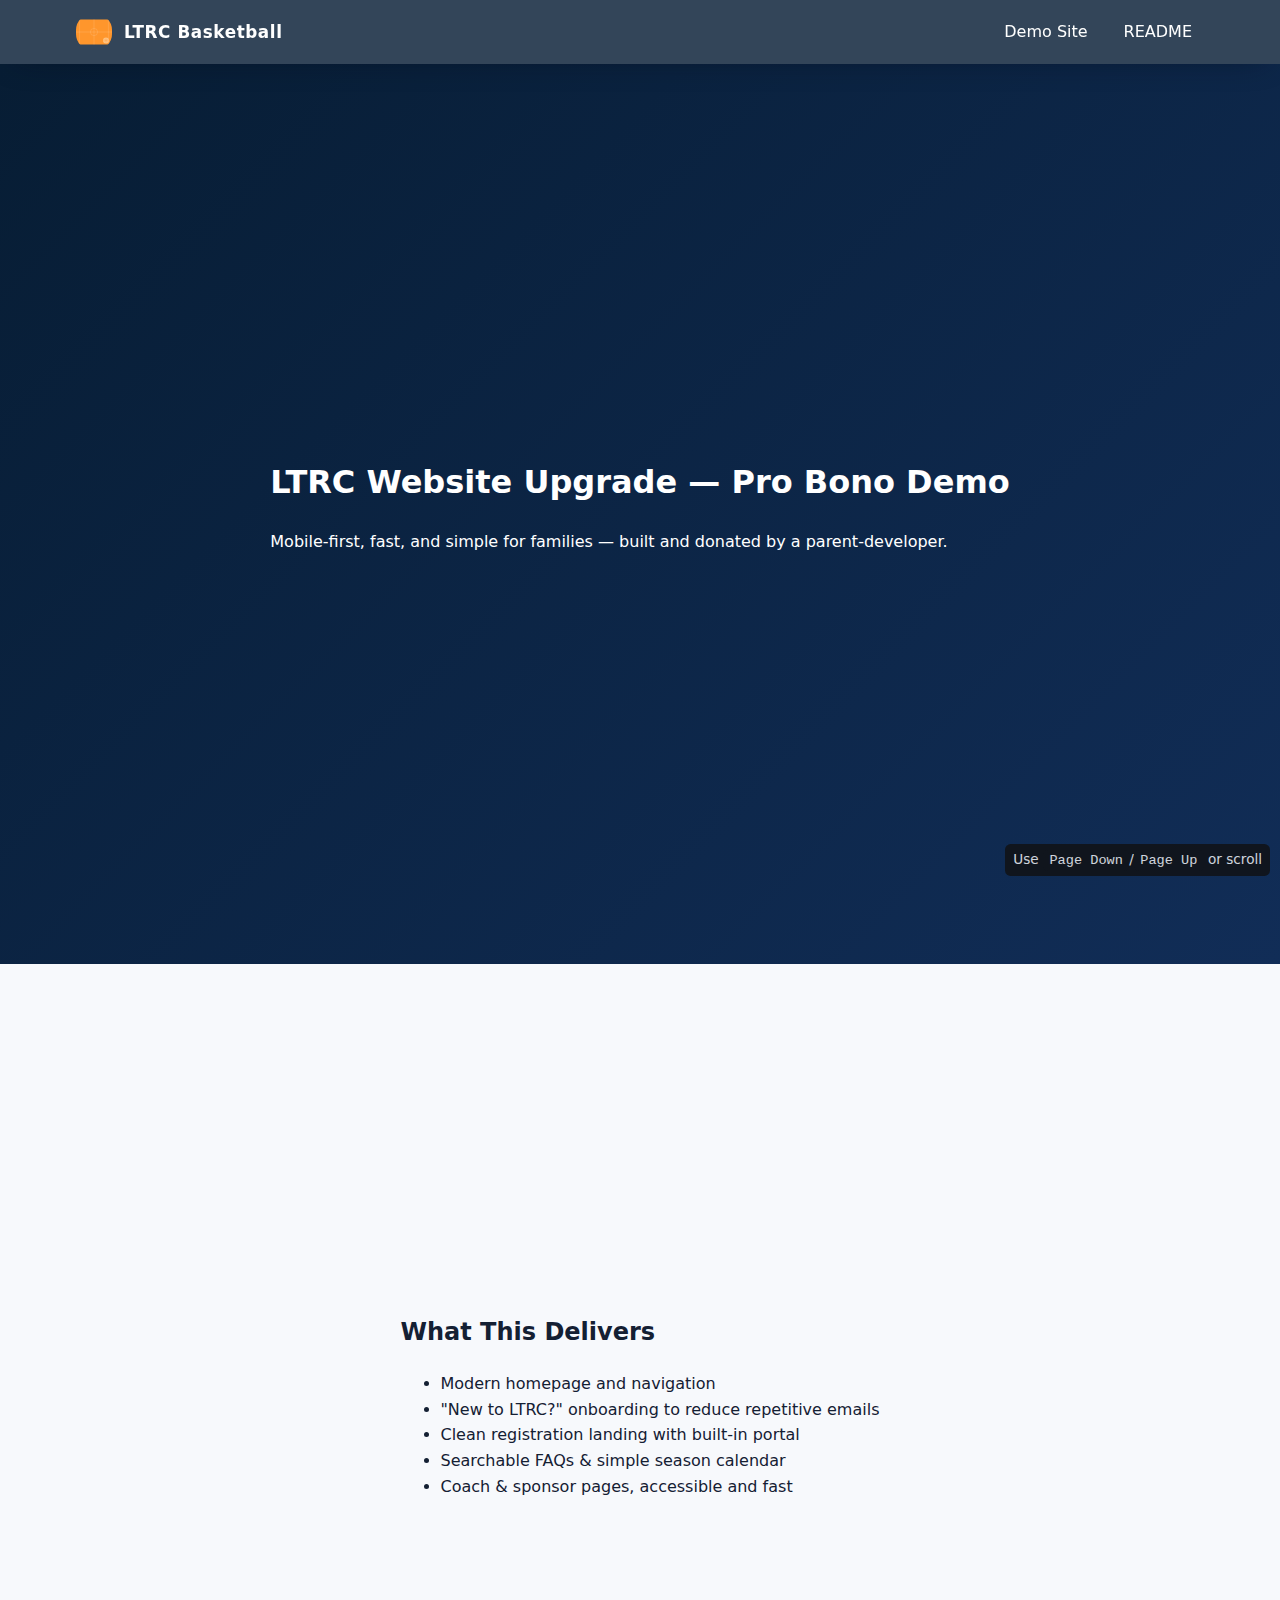
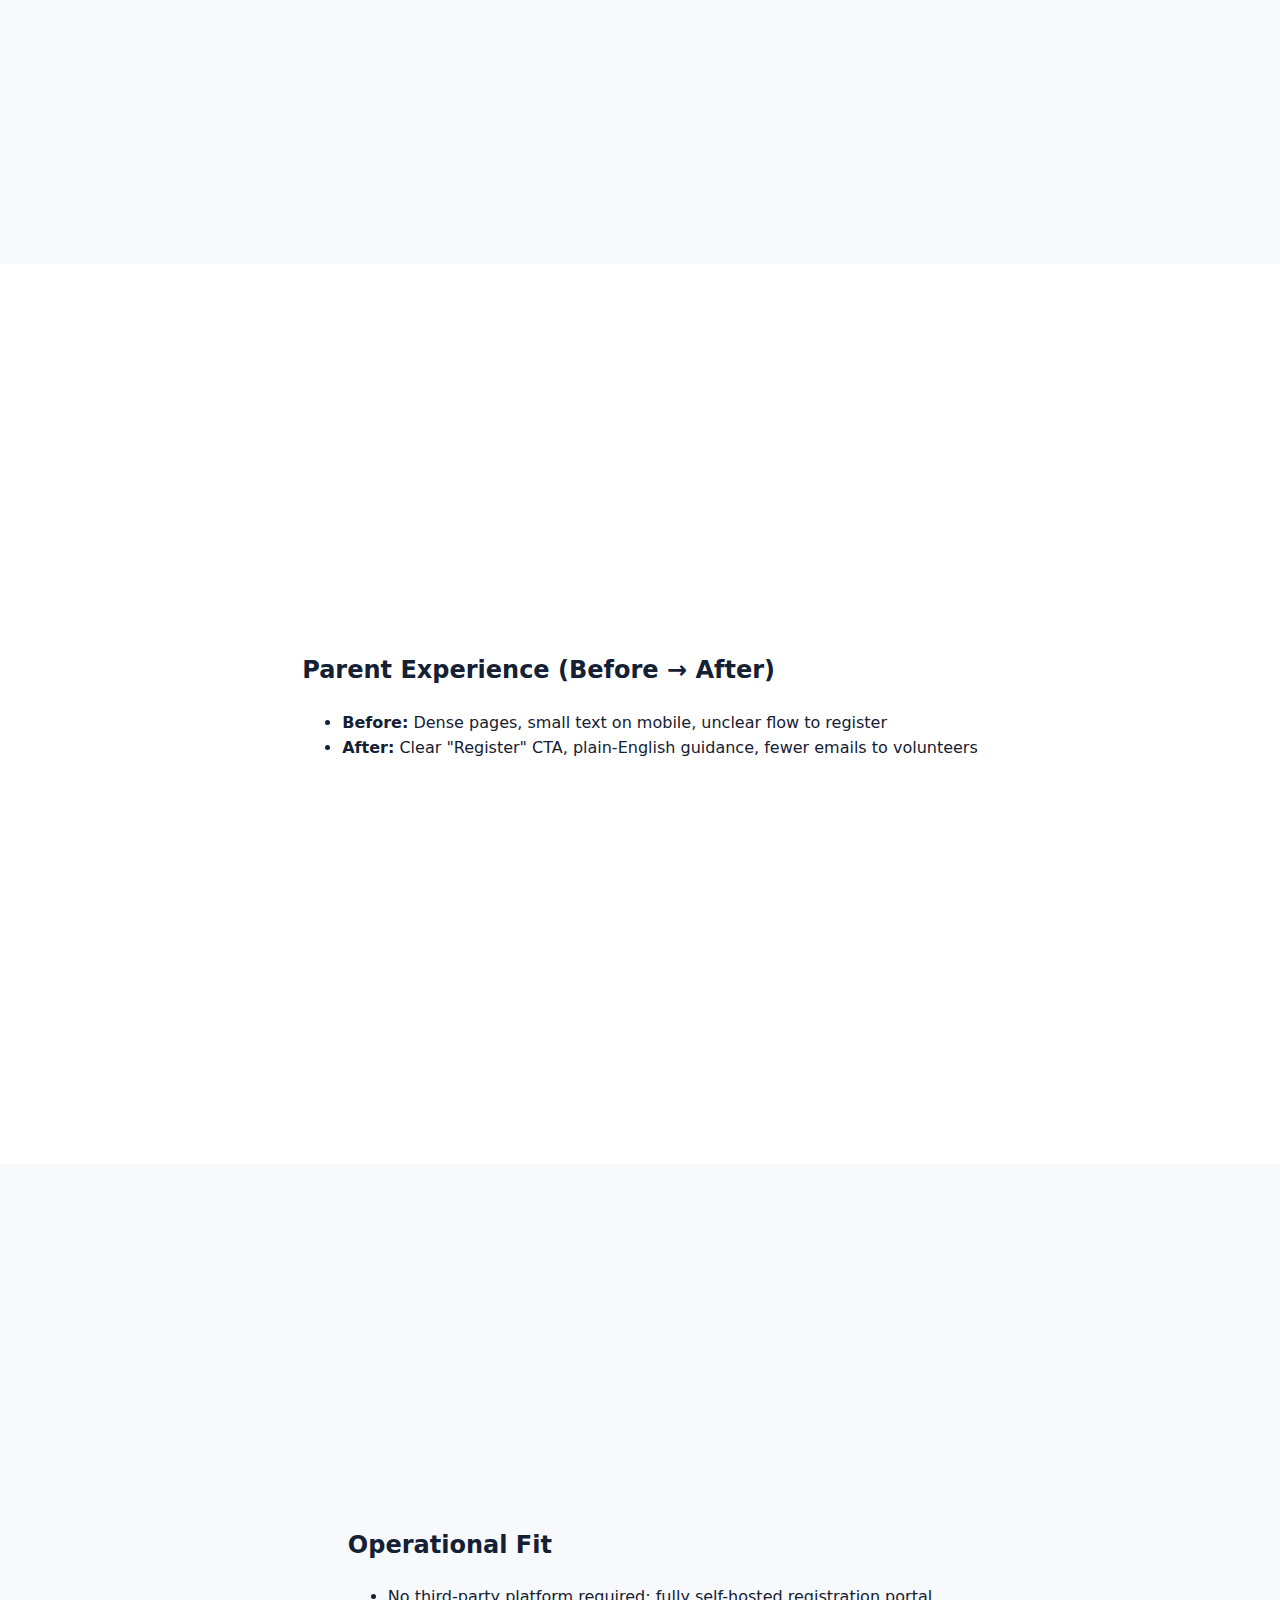
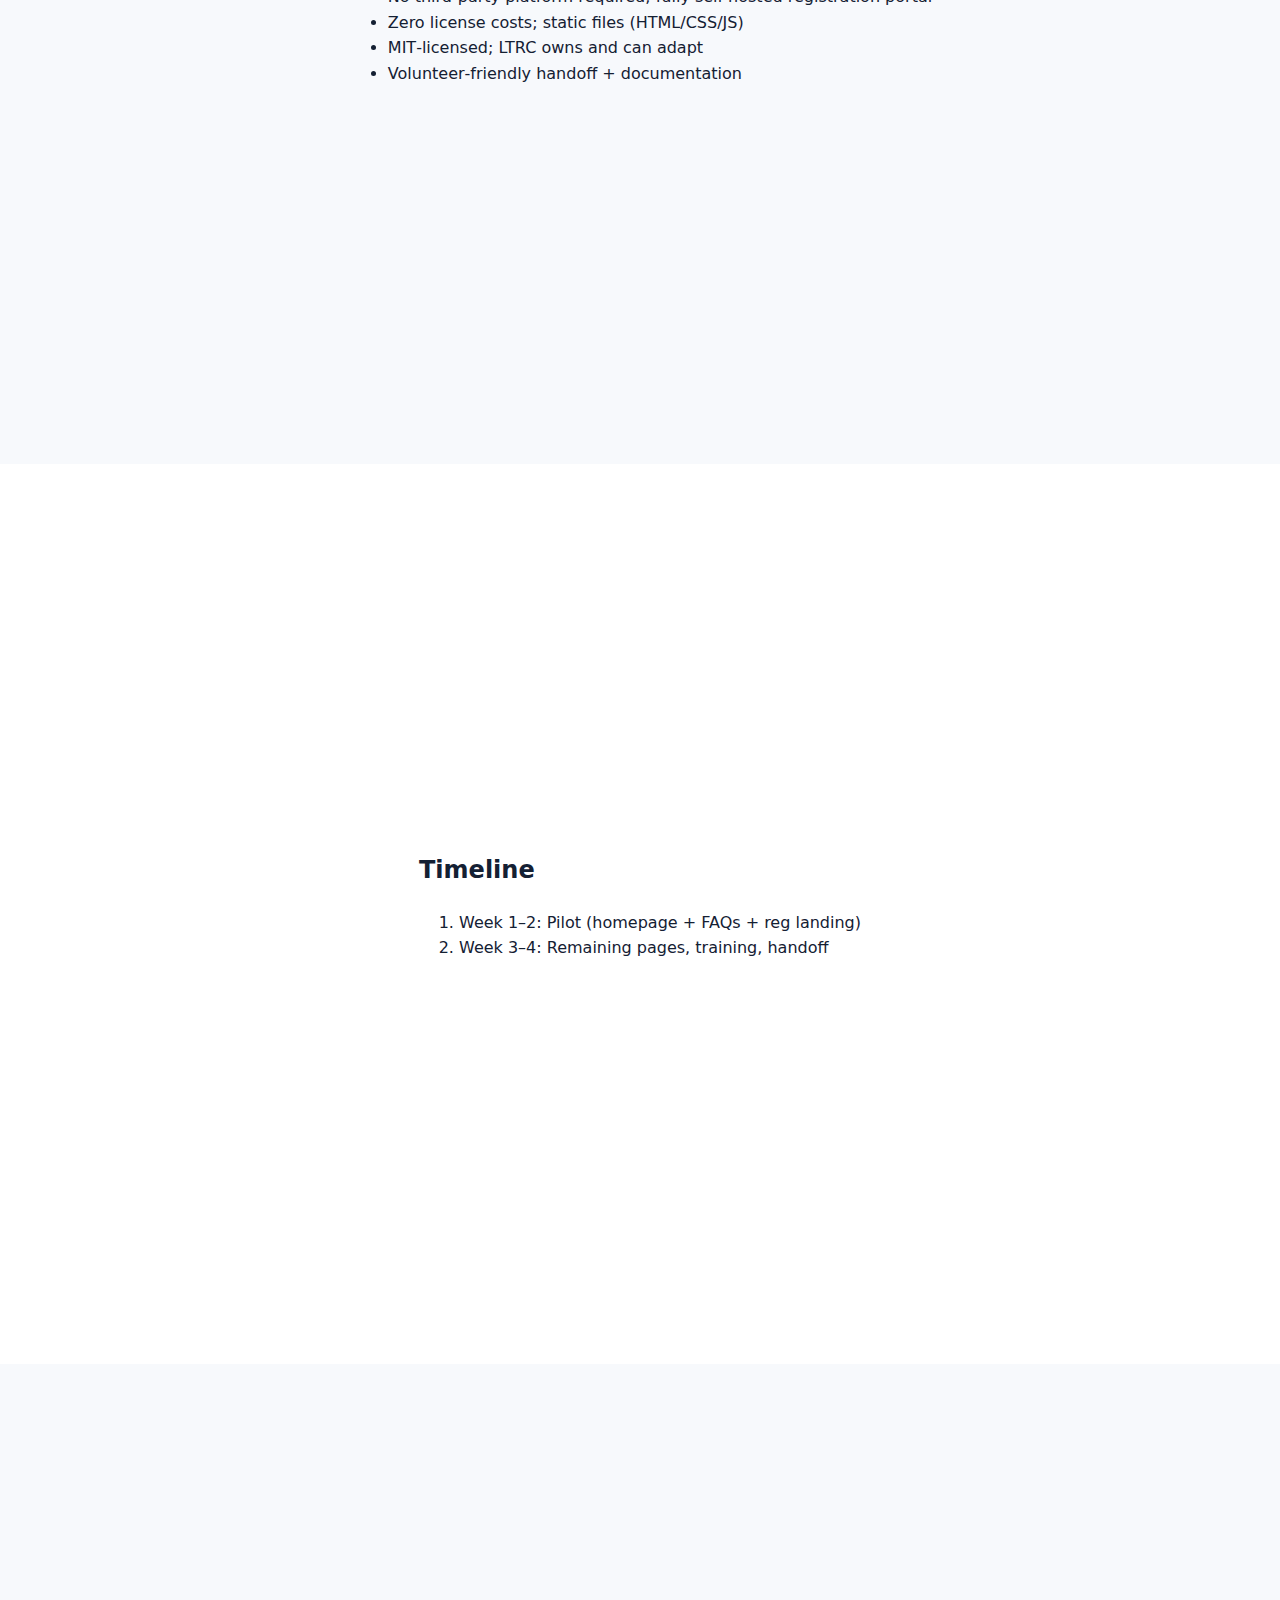
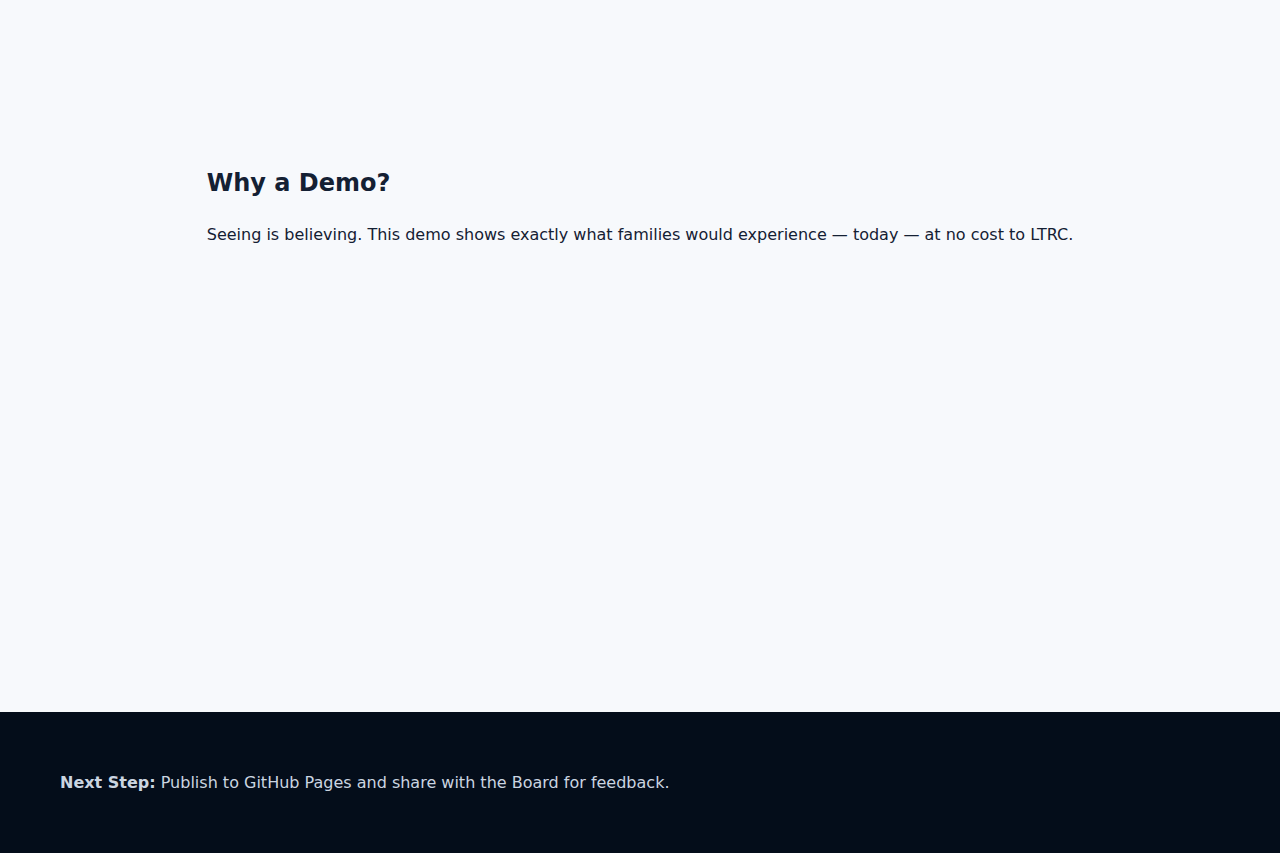
<file: deck.html>
<!doctype html>
<html lang="en">
<head>
<meta charset="utf-8"/>
<meta name="viewport" content="width=device-width, initial-scale=1"/>
<title>LTRC Web Upgrade — Pitch Deck (Demo)</title>
<link rel="stylesheet" href="assets/styles.css"/>
<style>
.slide{min-height:100vh;display:flex;align-items:center;justify-content:center;padding:3rem 1rem}
.slide .content{max-width:900px}
.slide h1,.slide h2{margin-top:0}
.kbd{font-family:ui-monospace,Menlo,Consolas,monospace;background:#111;color:#fff;padding:.2rem .4rem;border-radius:.3rem}
.navhint{position:fixed;bottom:10px;right:10px;background:#111;color:#fff;padding:.3rem .5rem;border-radius:.35rem;font-size:.85rem;opacity:.8}
</style>
</head>
<body>
<nav class="navbar">
  <div class="nav-container">
    <a class="brand" href="index.html"><img alt="" height="40" src="data:image/svg+xml,%3Csvg xmlns='http://www.w3.org/2000/svg' viewBox='0 0 600 420'%3E%3Crect width='600' height='420' rx='20' fill='%23ff962c'/%3E%3Cpath d='M300 0v420M0 210h600' stroke='white' stroke-width='4' opacity='0.5'/%3E%3Ccircle cx='300' cy='210' r='60' fill='none' stroke='white' stroke-width='4' opacity='0.5'/%3E%3Cpath d='M60 0v420M540 0v420' stroke='white' stroke-width='4' opacity='0.5'/%3E%3Ccircle cx='500' cy='350' r='50' fill='%23ffc380'/%3E%3Cpath d='M500 300v100M450 350h100' stroke='%23ff7a00' stroke-width='2'/%3E%3Cpath d='M475 325l50 50M525 325l-50 50' stroke='%23ff7a00' stroke-width='2'/%3E%3C/svg%3E" width="57"/> <span>LTRC Basketball</span></a>
    <div class="nav-links"><a href="index.html">Demo Site</a><a href="README.md">README</a></div>
  </div>
</nav>

<section class="slide" style="background:linear-gradient(135deg,var(--brand-bg),#112d57);color:#fff">
  <div class="content">
    <h1>LTRC Website Upgrade — Pro Bono Demo</h1>
    <p>Mobile‑first, fast, and simple for families — built and donated by a parent‑developer.</p>
    <p class="navhint">Use <span class="kbd">Page Down</span>/<span class="kbd">Page Up</span> or scroll</p>
  </div>
</section>

<section class="slide">
  <div class="content">
    <h2>What This Delivers</h2>
    <ul>
      <li>Modern homepage and navigation</li>
      <li>"New to LTRC?" onboarding to reduce repetitive emails</li>
      <li>Clean registration landing with built-in portal</li>
      <li>Searchable FAQs & simple season calendar</li>
      <li>Coach & sponsor pages, accessible and fast</li>
    </ul>
  </div>
</section>

<section class="slide slide-light">
  <div class="content">
    <h2>Parent Experience (Before → After)</h2>
    <ul>
      <li><strong>Before:</strong> Dense pages, small text on mobile, unclear flow to register</li>
      <li><strong>After:</strong> Clear "Register" CTA, plain‑English guidance, fewer emails to volunteers</li>
    </ul>
  </div>
</section>

<section class="slide">
  <div class="content">
    <h2>Operational Fit</h2>
    <ul>
      <li>No third-party platform required; fully self-hosted registration portal</li>
      <li>Zero license costs; static files (HTML/CSS/JS)</li>
      <li>MIT‑licensed; LTRC owns and can adapt</li>
      <li>Volunteer‑friendly handoff + documentation</li>
    </ul>
  </div>
</section>

<section class="slide slide-light">
  <div class="content">
    <h2>Timeline</h2>
    <ol>
      <li>Week 1–2: Pilot (homepage + FAQs + reg landing)</li>
      <li>Week 3–4: Remaining pages, training, handoff</li>
    </ol>
  </div>
</section>

<section class="slide">
  <div class="content">
    <h2>Why a Demo?</h2>
    <p>Seeing is believing. This demo shows exactly what families would experience — today — at no cost to LTRC.</p>
  </div>
</section>

<footer class="footer">
  <div class="container">
    <p><strong>Next Step:</strong> Publish to GitHub Pages and share with the Board for feedback.</p>
  </div>
</footer>
</body>
</html>
</file>
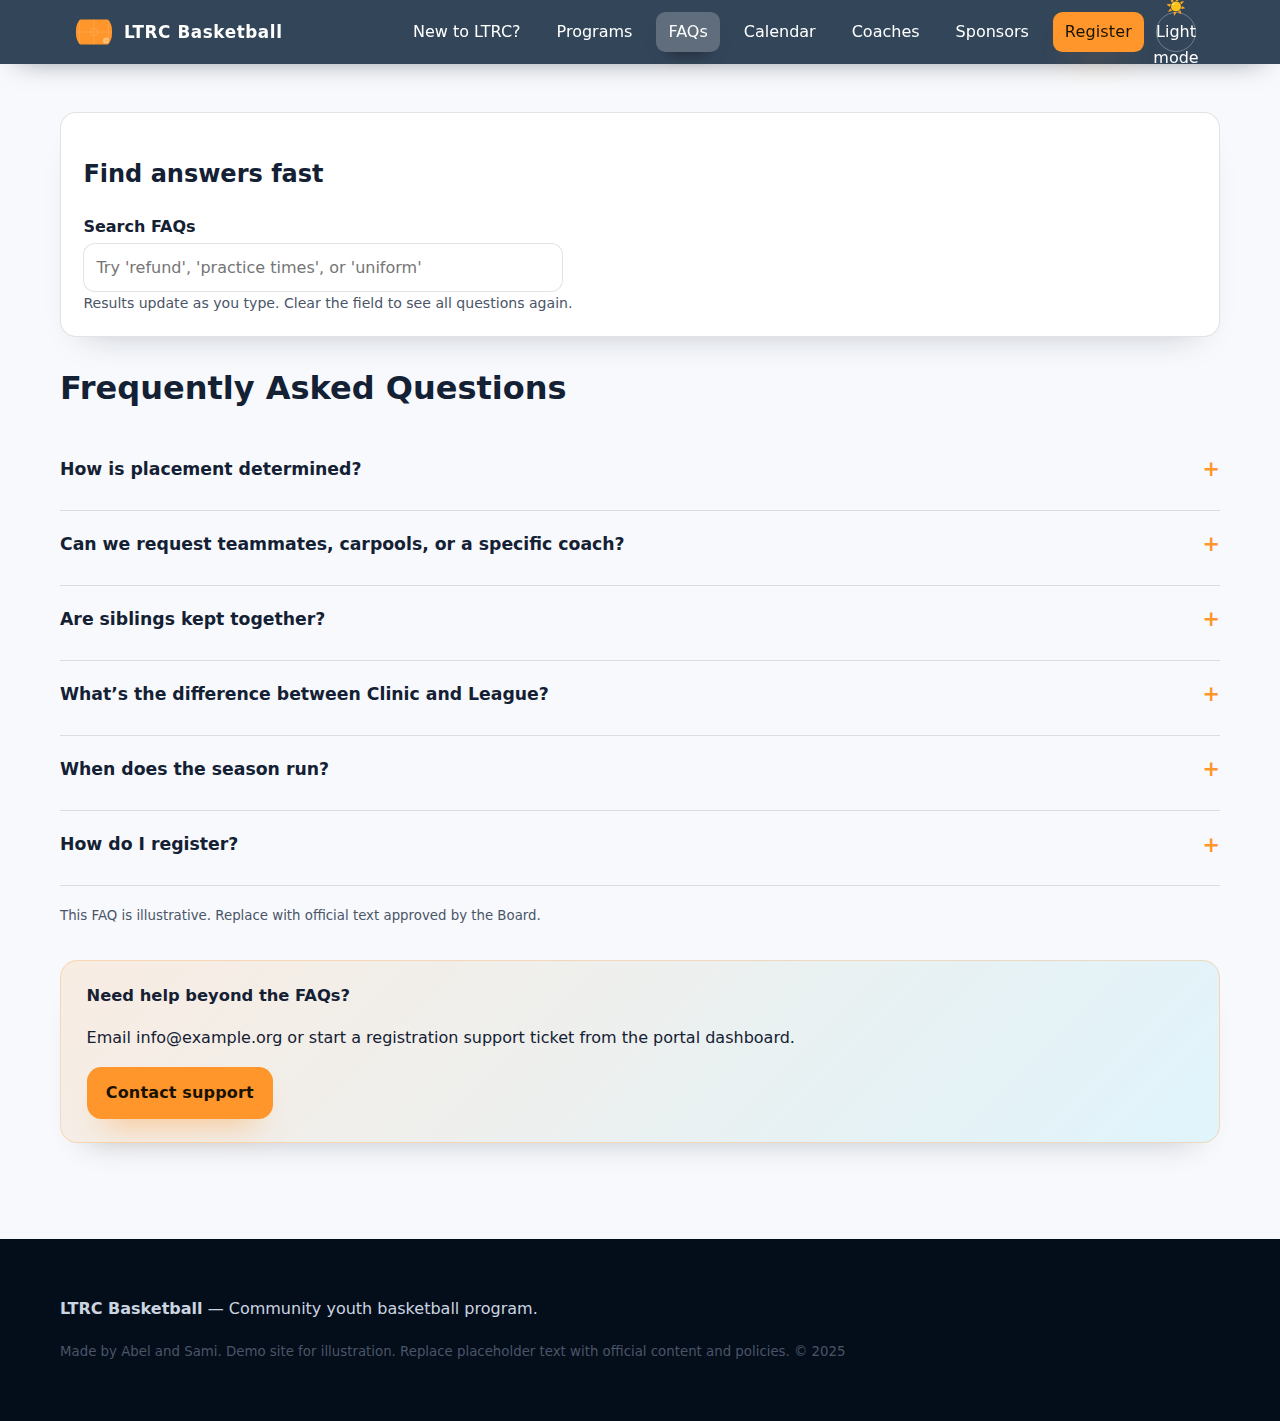
<file: faq.html>
<!DOCTYPE html>

<html lang="en">
<head>
<meta charset="utf-8"/>
<meta content="width=device-width, initial-scale=1" name="viewport"/>
<title>FAQs — LTRC Basketball (Demo)</title>
<link href="assets/styles.css" rel="stylesheet"/>
</head>
<body>
<a class="skip-link" href="#main">Skip to content</a>
<nav aria-label="Main Navigation" class="navbar" role="navigation">
<div class="nav-container">
<a aria-label="LTRC Basketball Home" class="brand" href="index.html">
<img alt="" height="40" src="data:image/svg+xml,%3Csvg xmlns='http://www.w3.org/2000/svg' viewBox='0 0 600 420'%3E%3Crect width='600' height='420' rx='20' fill='%23ff962c'/%3E%3Cpath d='M300 0v420M0 210h600' stroke='white' stroke-width='4' opacity='0.5'/%3E%3Ccircle cx='300' cy='210' r='60' fill='none' stroke='white' stroke-width='4' opacity='0.5'/%3E%3Cpath d='M60 0v420M540 0v420' stroke='white' stroke-width='4' opacity='0.5'/%3E%3Ccircle cx='500' cy='350' r='50' fill='%23ffc380'/%3E%3Cpath d='M500 300v100M450 350h100' stroke='%23ff7a00' stroke-width='2'/%3E%3Cpath d='M475 325l50 50M525 325l-50 50' stroke='%23ff7a00' stroke-width='2'/%3E%3C/svg%3E" width="57"/>
<span>LTRC Basketball</span>
</a>
<button aria-controls="primary-navigation" aria-expanded="false" aria-label="Toggle navigation menu" class="nav-toggle" type="button">
<div class="hamburger">
<span></span>
<span></span>
<span></span>
</div>
</button><div class="nav-links" id="primary-navigation" role="menubar">
<a href="new-to-ltrc.html" role="menuitem">New to LTRC?</a>
<a href="programs.html" role="menuitem">Programs</a>
<a href="faq.html" role="menuitem">FAQs</a>
<a href="calendar.html" role="menuitem">Calendar</a>
<a href="coaches.html" role="menuitem">Coaches</a>
<a href="sponsors.html" role="menuitem">Sponsors</a>
<a class="btn btn-primary" href="https://stonealley.com/program/LtrcTtrecBasketball/group/Basketball" target="_blank" rel="noopener noreferrer" role="menuitem">Register</a>
</div>
</div>
</nav>
<main class="section" id="main">
<div class="container">
<div class="card" style="margin-bottom:1.6rem"><h2>Find answers fast</h2><form aria-label="FAQ search" id="faq-search-form" role="search">
<label for="faqSearch">Search FAQs</label>
<input aria-describedby="faqSearchHint" id="faqSearch" placeholder="Try 'refund', 'practice times', or 'uniform'" type="search"/>
<p class="small" id="faqSearchHint">Results update as you type. Clear the field to see all questions again.</p>
</form></div><h1>Frequently Asked Questions</h1>
<div class="faq-item">
<h3>How is placement determined?</h3>
<p>Boys by age as of a September 1 cut-off; Girls by school grade. Final placement follows official program policy.</p>
</div>
<div class="faq-item">
<h3>Can we request teammates, carpools, or a specific coach?</h3>
<p>Teams are formed to promote parity and logistics. The program typically cannot accept requests.</p>
</div>
<div class="faq-item">
<h3>Are siblings kept together?</h3>
<p>Within the same age/grade group, siblings are generally placed together, unless otherwise requested.</p>
</div>
<div class="faq-item">
<h3>What’s the difference between Clinic and League?</h3>
<p>Clinic ages focus on development and fun in a structured environment. Older divisions play a league schedule.</p>
</div>
<div class="faq-item">
<h3>When does the season run?</h3>
<p>The 2025-2026 season runs November through March. Evaluations take place in October and mid-November, with clinics and practices beginning in mid-November.</p>
</div>
<div class="faq-item">
<h3>How do I register?</h3>
<p>Click the Register button in the top navigation to go to the official registration system.</p>
</div>
<p><small>This FAQ is illustrative. Replace with official text approved by the Board.</small></p>
<div class="callout" id="faq-extras">
<strong>Need help beyond the FAQs?</strong>
<p>Email <a href="mailto:info@example.org">info@example.org</a> or start a registration support ticket from the portal dashboard.</p>
<a class="btn btn-primary" href="mailto:info@example.org">Contact support</a></div></div>
</main>
<footer class="footer" role="contentinfo">
<div class="container">
<p><strong>LTRC Basketball</strong> — Community youth basketball program.</p>
<p><small>Made by Abel and Sami. Demo site for illustration. Replace placeholder text with official content and policies. © 2025</small></p>
</div>
</footer>
<script src="assets/script.js"></script>
</body>
</html>
</file>
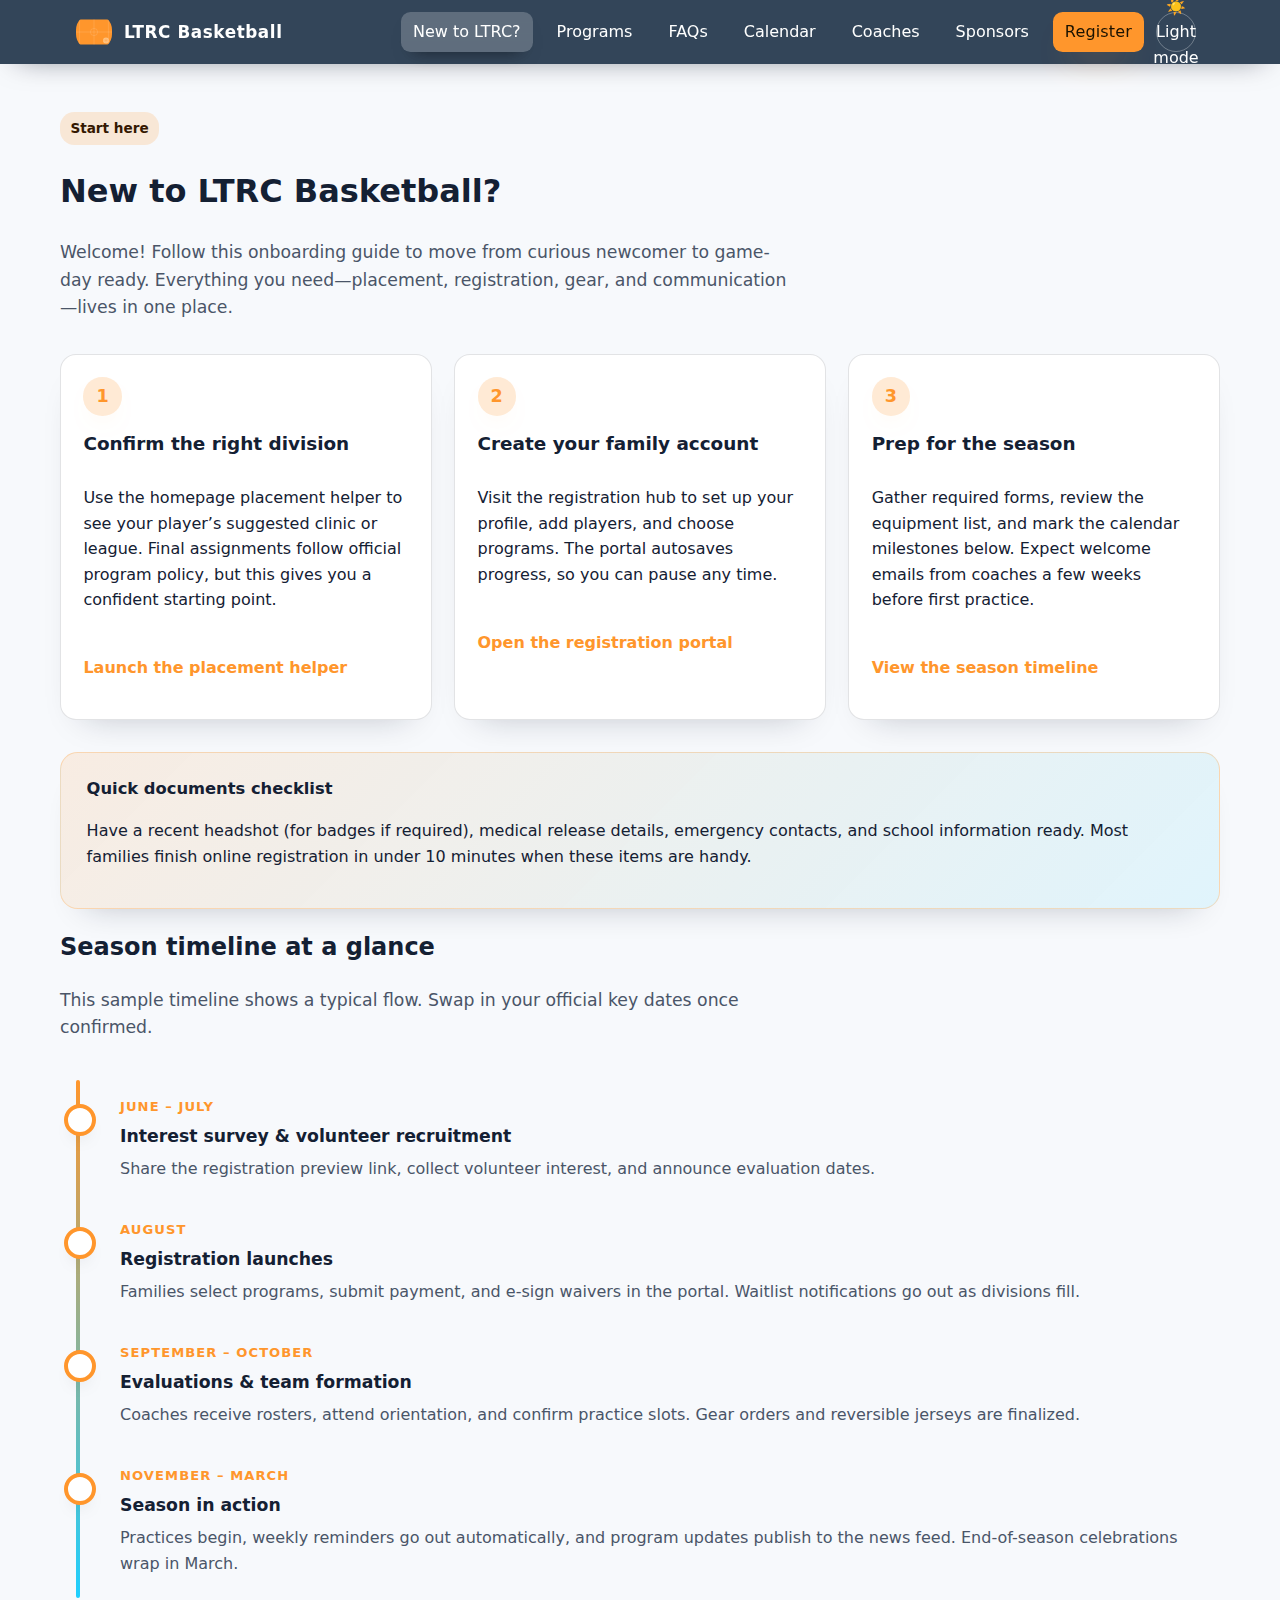
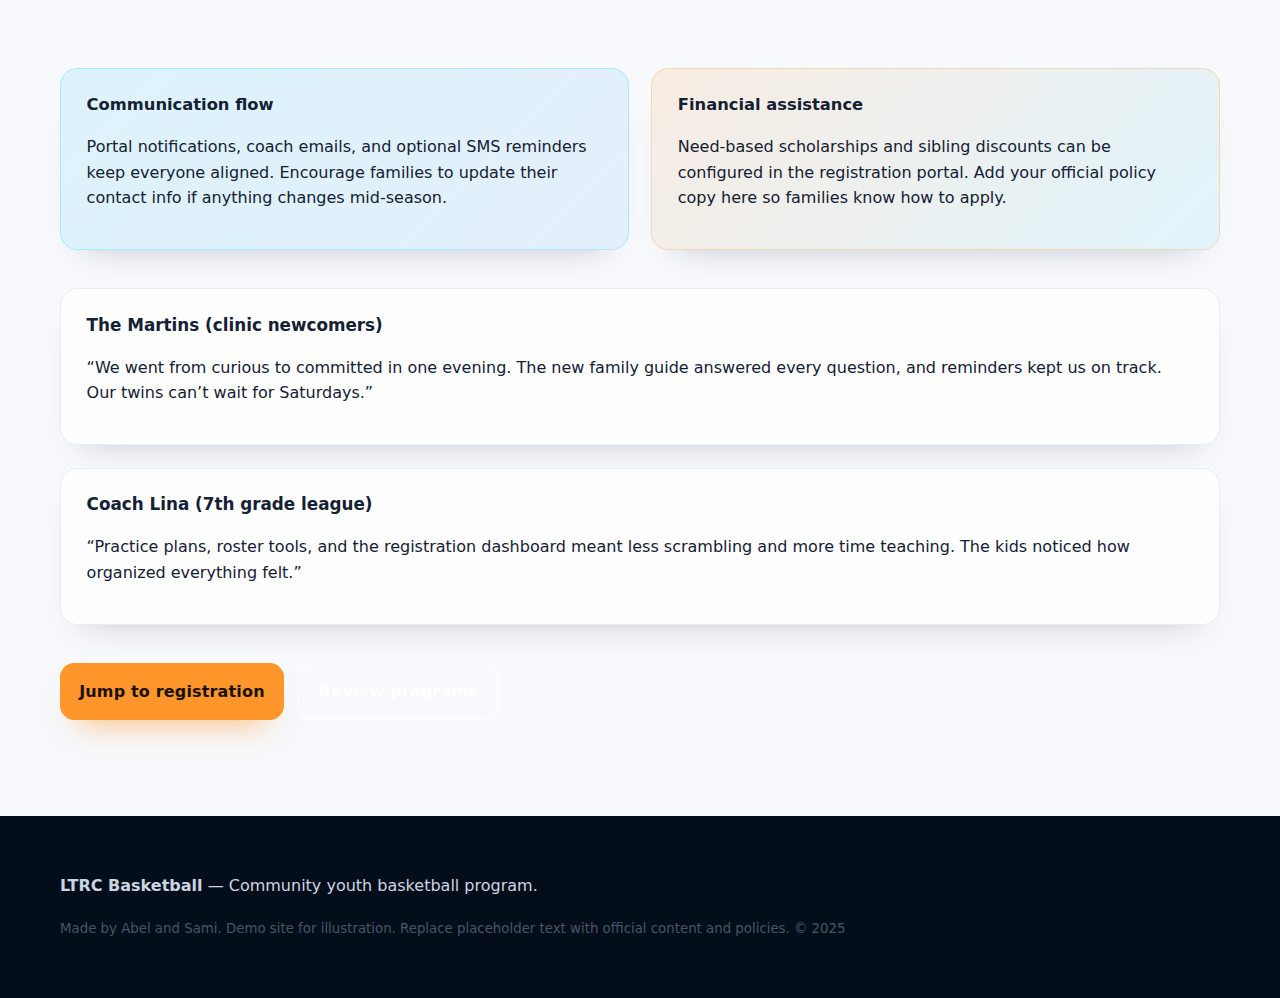
<file: new-to-ltrc.html>
<!DOCTYPE html>

<html lang="en">
<head>
<meta charset="utf-8"/>
<meta content="width=device-width, initial-scale=1" name="viewport"/>
<title>New to LTRC? — LTRC Basketball (Demo)</title>
<link href="assets/styles.css" rel="stylesheet"/>
</head>
<body>
<a class="skip-link" href="#main">Skip to content</a>
<nav aria-label="Main Navigation" class="navbar" role="navigation">
<div class="nav-container">
<a aria-label="LTRC Basketball Home" class="brand" href="index.html">
<img alt="" height="40" src="data:image/svg+xml,%3Csvg xmlns='http://www.w3.org/2000/svg' viewBox='0 0 600 420'%3E%3Crect width='600' height='420' rx='20' fill='%23ff962c'/%3E%3Cpath d='M300 0v420M0 210h600' stroke='white' stroke-width='4' opacity='0.5'/%3E%3Ccircle cx='300' cy='210' r='60' fill='none' stroke='white' stroke-width='4' opacity='0.5'/%3E%3Cpath d='M60 0v420M540 0v420' stroke='white' stroke-width='4' opacity='0.5'/%3E%3Ccircle cx='500' cy='350' r='50' fill='%23ffc380'/%3E%3Cpath d='M500 300v100M450 350h100' stroke='%23ff7a00' stroke-width='2'/%3E%3Cpath d='M475 325l50 50M525 325l-50 50' stroke='%23ff7a00' stroke-width='2'/%3E%3C/svg%3E" width="57"/>
<span>LTRC Basketball</span>
</a>
<button aria-controls="primary-navigation" aria-expanded="false" aria-label="Toggle navigation menu" class="nav-toggle" type="button">
<div class="hamburger">
<span></span>
<span></span>
<span></span>
</div>
</button><div class="nav-links" id="primary-navigation" role="menubar">
<a href="new-to-ltrc.html" role="menuitem">New to LTRC?</a>
<a href="programs.html" role="menuitem">Programs</a>
<a href="faq.html" role="menuitem">FAQs</a>
<a href="calendar.html" role="menuitem">Calendar</a>
<a href="coaches.html" role="menuitem">Coaches</a>
<a href="sponsors.html" role="menuitem">Sponsors</a>
<a class="btn btn-primary" href="https://stonealley.com/program/LtrcTtrecBasketball/group/Basketball" target="_blank" rel="noopener noreferrer" role="menuitem">Register</a>
</div>
</div>
</nav>
<main class="section" id="main">
<div class="container">
<span class="badge">Start here</span>
<h1>New to LTRC Basketball?</h1>
<p class="lead">Welcome! Follow this onboarding guide to move from curious newcomer to game-day ready. Everything you need—placement, registration, gear, and communication—lives in one place.</p>
<div class="guide-grid">
<article class="guide-step">
<span class="step-number">1</span>
<h3>Confirm the right division</h3>
<p>Use the homepage placement helper to see your player’s suggested clinic or league. Final assignments follow official program policy, but this gives you a confident starting point.</p>
<p><a class="btn-link" href="index.html#placement-result">Launch the placement helper</a></p>
</article>
<article class="guide-step">
<span class="step-number">2</span>
<h3>Create your family account</h3>
<p>Visit the registration hub to set up your profile, add players, and choose programs. The portal autosaves progress, so you can pause any time.</p>
<p><a class="btn-link" href="https://stonealley.com/program/LtrcTtrecBasketball/group/Basketball" target="_blank" rel="noopener noreferrer">Open the registration portal</a></p>
</article>
<article class="guide-step">
<span class="step-number">3</span>
<h3>Prep for the season</h3>
<p>Gather required forms, review the equipment list, and mark the calendar milestones below. Expect welcome emails from coaches a few weeks before first practice.</p>
<p><a class="btn-link" href="#timeline">View the season timeline</a></p>
</article>
</div>
<div class="callout">
<strong>Quick documents checklist</strong>
<p>Have a recent headshot (for badges if required), medical release details, emergency contacts, and school information ready. Most families finish online registration in under 10 minutes when these items are handy.</p>
</div>
<section aria-label="Season timeline" id="timeline">
<h2>Season timeline at a glance</h2>
<p class="lead">This sample timeline shows a typical flow. Swap in your official key dates once confirmed.</p>
<div class="timeline">
<div class="timeline-item">
<div class="timeline-time">June – July</div>
<div class="timeline-content">
<h4>Interest survey &amp; volunteer recruitment</h4>
<p>Share the registration preview link, collect volunteer interest, and announce evaluation dates.</p>
</div>
</div>
<div class="timeline-item">
<div class="timeline-time">August</div>
<div class="timeline-content">
<h4>Registration launches</h4>
<p>Families select programs, submit payment, and e-sign waivers in the portal. Waitlist notifications go out as divisions fill.</p>
</div>
</div>
<div class="timeline-item">
<div class="timeline-time">September – October</div>
<div class="timeline-content">
<h4>Evaluations &amp; team formation</h4>
<p>Coaches receive rosters, attend orientation, and confirm practice slots. Gear orders and reversible jerseys are finalized.</p>
</div>
</div>
<div class="timeline-item">
<div class="timeline-time">November – March</div>
<div class="timeline-content">
<h4>Season in action</h4>
<p>Practices begin, weekly reminders go out automatically, and program updates publish to the news feed. End-of-season celebrations wrap in March.</p>
</div>
</div>
</div>
</section>
<div class="season-summary">
<div class="callout-note callout">
<strong>Communication flow</strong>
<p>Portal notifications, coach emails, and optional SMS reminders keep everyone aligned. Encourage families to update their contact info if anything changes mid-season.</p>
</div>
<div class="callout">
<strong>Financial assistance</strong>
<p>Need-based scholarships and sibling discounts can be configured in the registration portal. Add your official policy copy here so families know how to apply.</p>
</div>
</div>
<section aria-label="Family success stories" class="success-stories">
<div class="story-card">
<strong>The Martins (clinic newcomers)</strong>
<p>“We went from curious to committed in one evening. The new family guide answered every question, and reminders kept us on track. Our twins can’t wait for Saturdays.”</p>
</div>
<div class="story-card">
<strong>Coach Lina (7th grade league)</strong>
<p>“Practice plans, roster tools, and the registration dashboard meant less scrambling and more time teaching. The kids noticed how organized everything felt.”</p>
</div>
</section>
<div class="cta-row" style="margin-top:2.4rem">
<a class="btn btn-primary" href="https://stonealley.com/program/LtrcTtrecBasketball/group/Basketball" target="_blank" rel="noopener noreferrer">Jump to registration</a>
<a class="btn btn-outline" href="programs.html">Review programs</a>
</div>
</div>
</main>
<footer class="footer" role="contentinfo">
<div class="container">
<p><strong>LTRC Basketball</strong> — Community youth basketball program.</p>
<p><small>Made by Abel and Sami. Demo site for illustration. Replace placeholder text with official content and policies. © 2025</small></p>
</div>
</footer>
<script src="assets/script.js"></script>
</body>
</html>
</file>
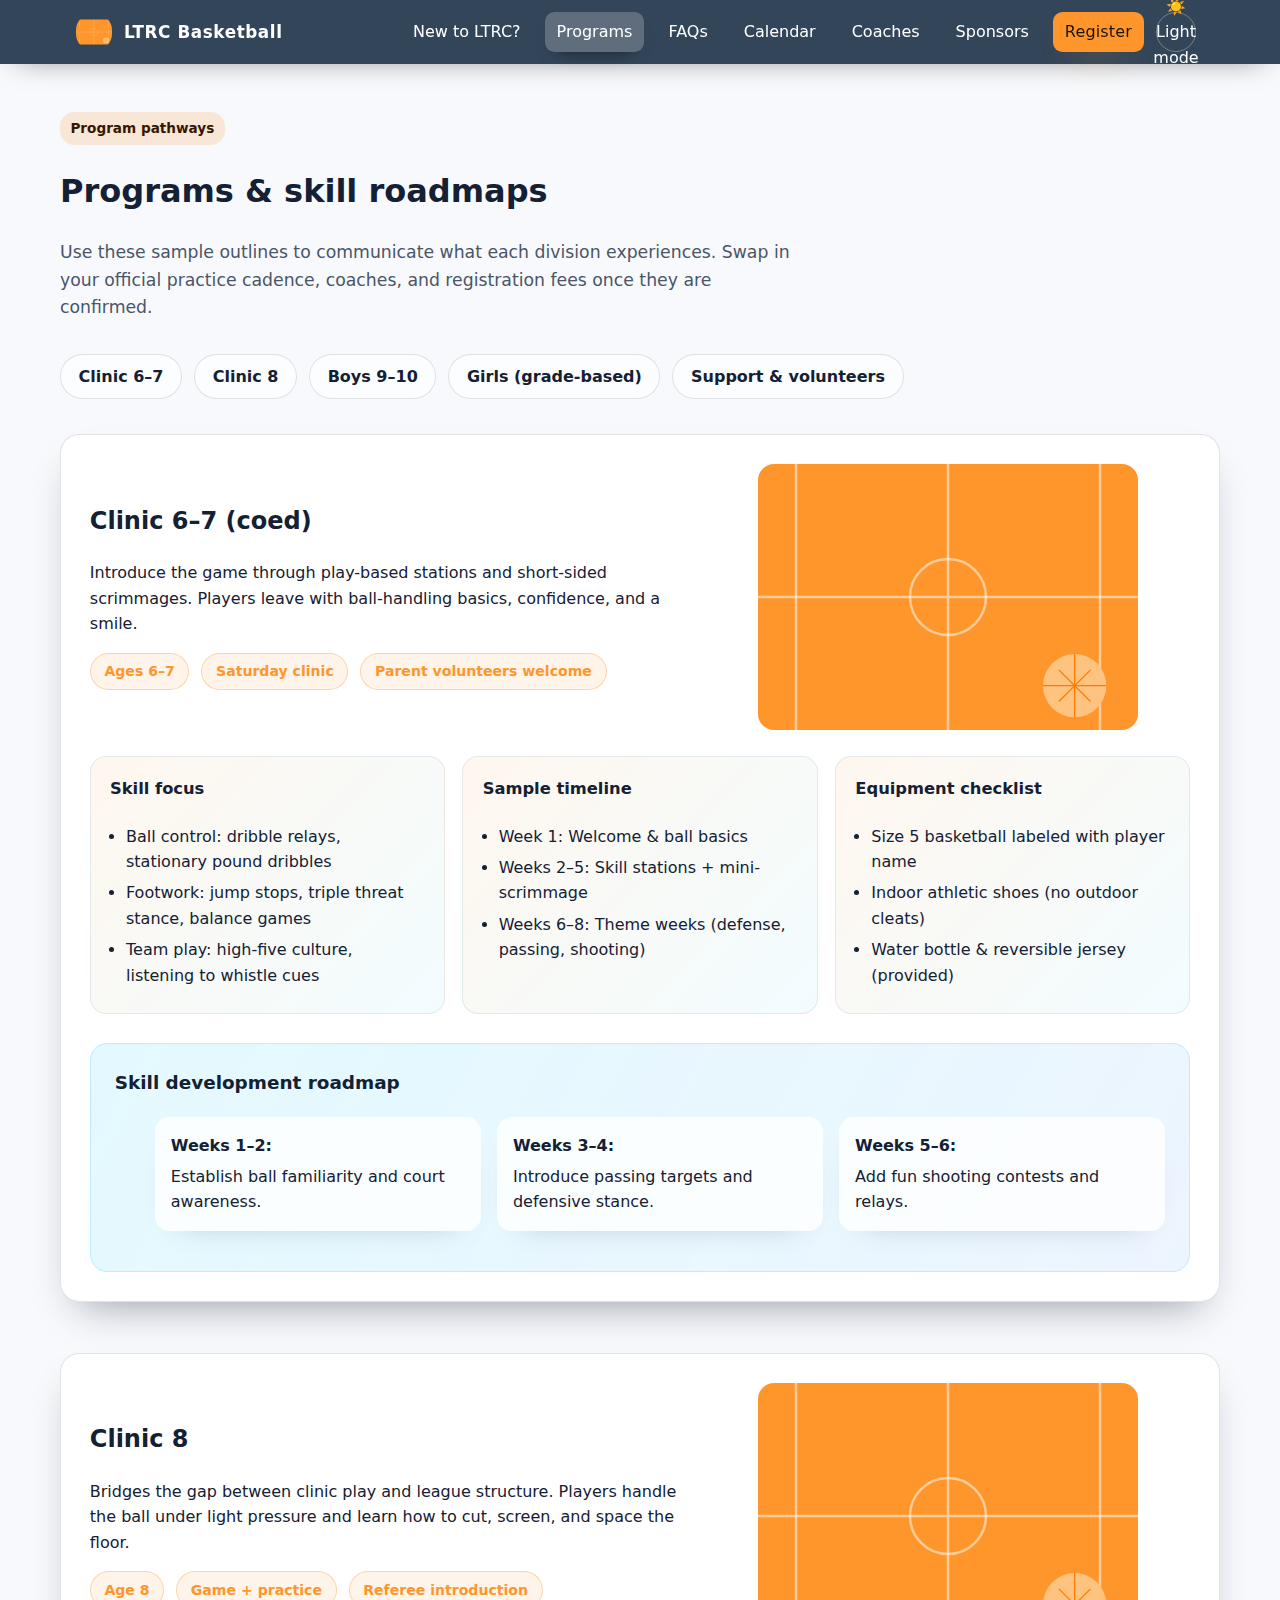
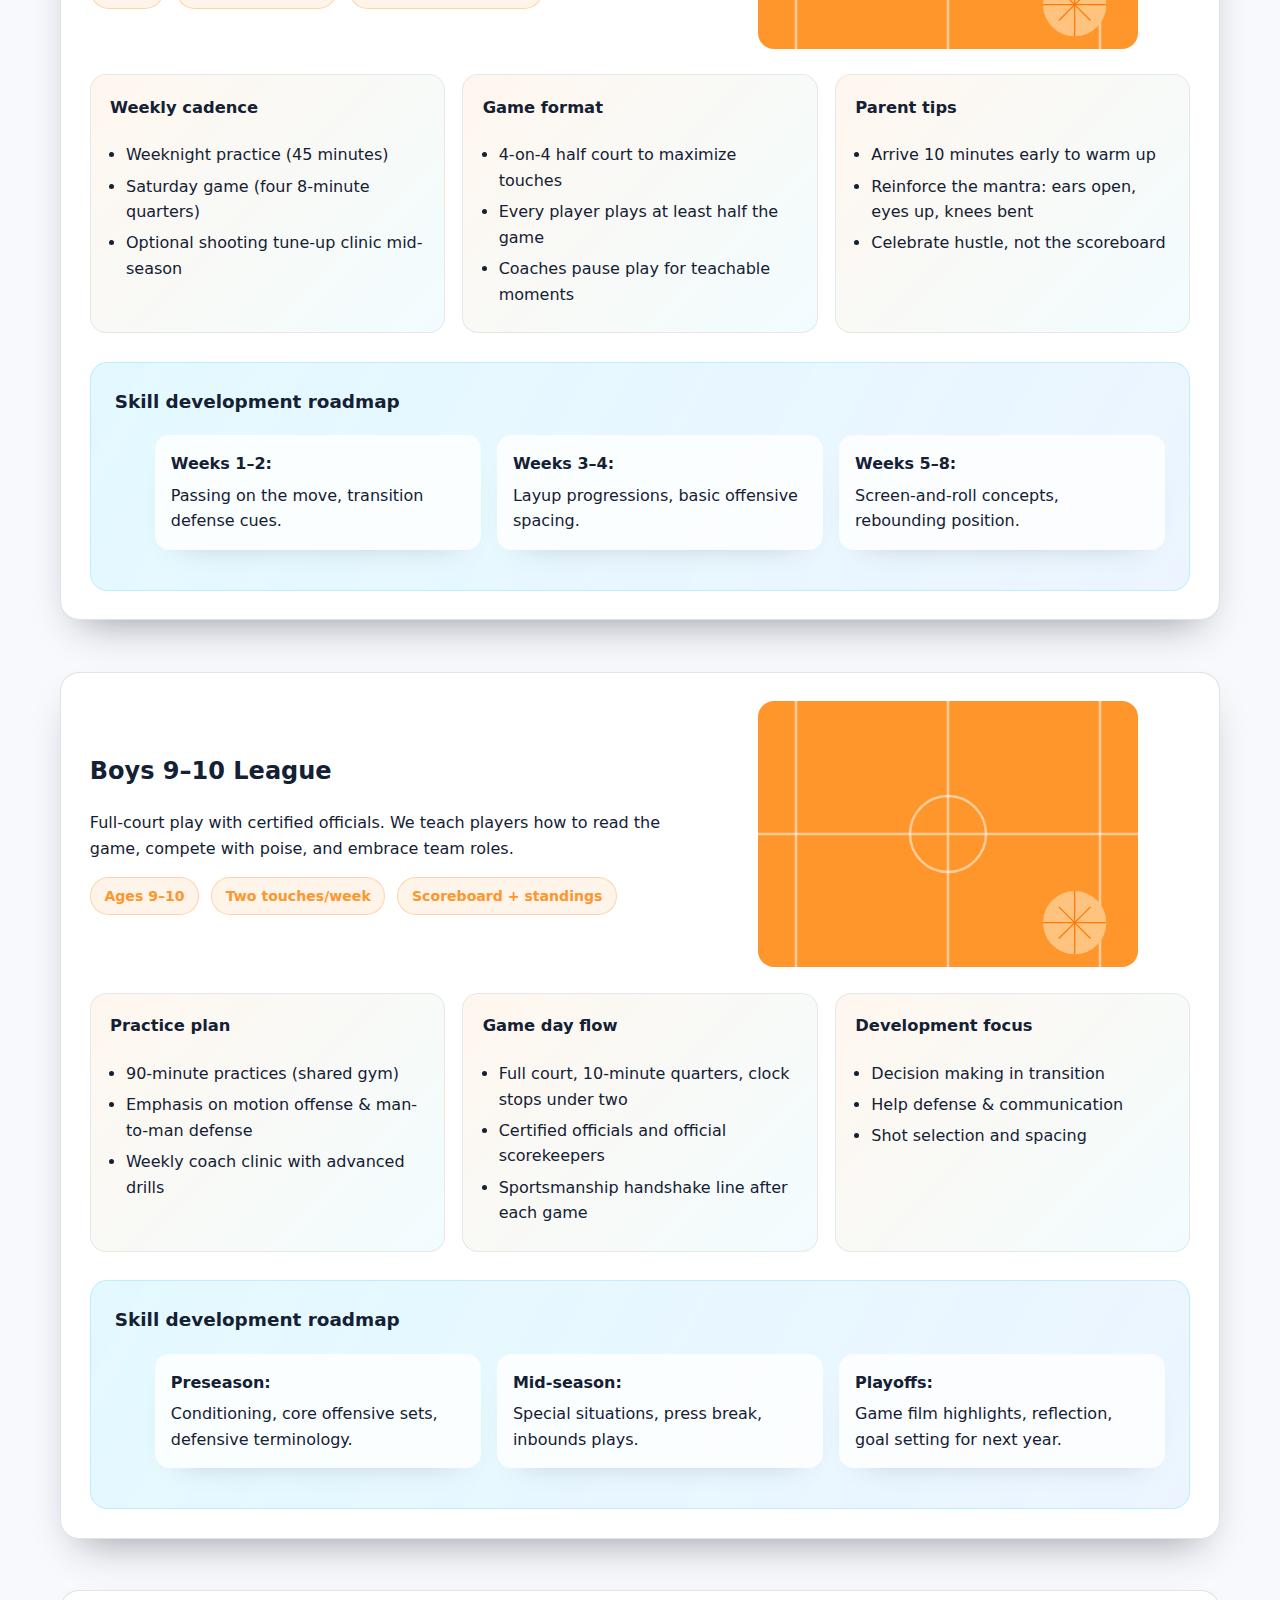
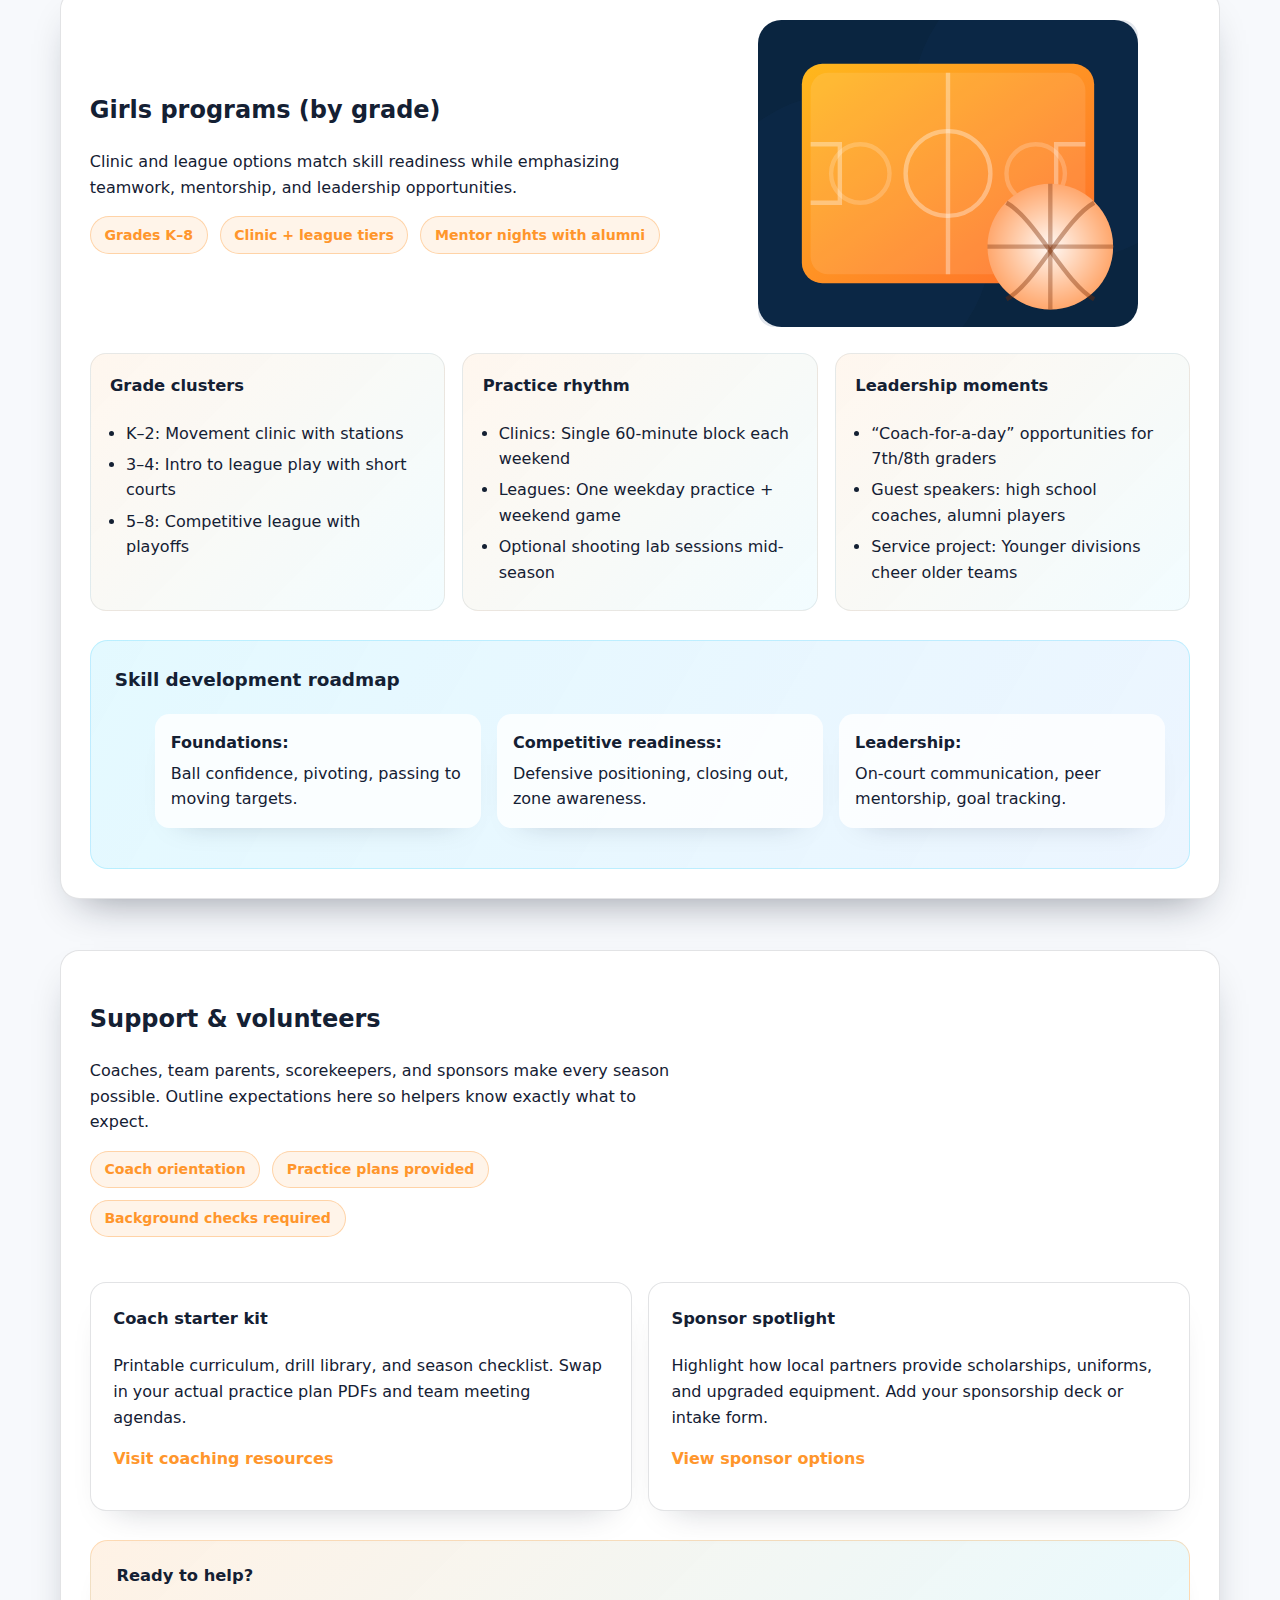
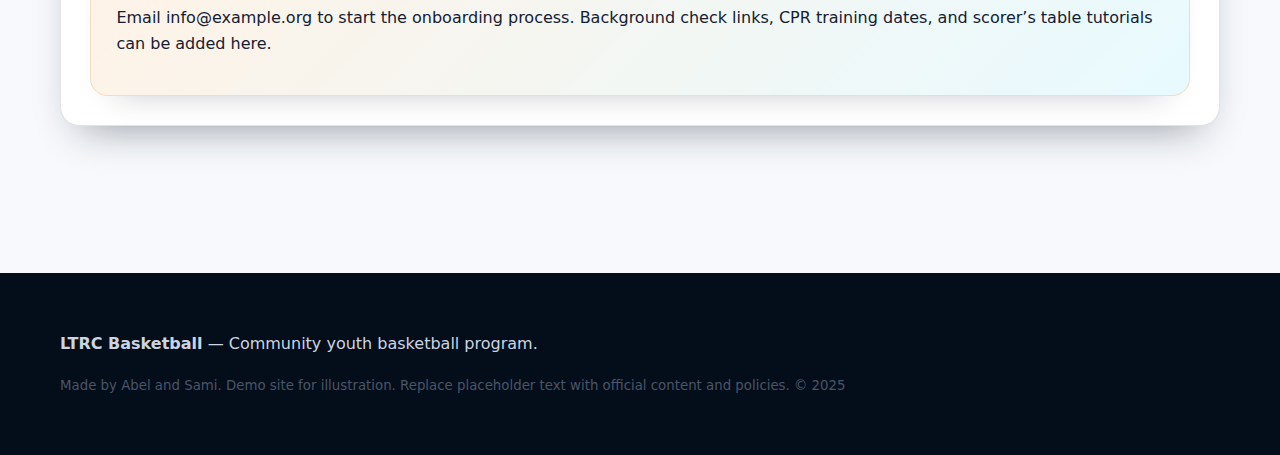
<file: programs.html>
<!DOCTYPE html>

<html lang="en">
<head>
<meta charset="utf-8"/>
<meta content="width=device-width, initial-scale=1" name="viewport"/>
<title>Programs — LTRC Basketball (Demo)</title>
<link href="assets/styles.css" rel="stylesheet"/>
</head>
<body>
<a class="skip-link" href="#main">Skip to content</a>
<nav aria-label="Main Navigation" class="navbar" role="navigation">
<div class="nav-container">
<a aria-label="LTRC Basketball Home" class="brand" href="index.html">
<img alt="" height="40" src="data:image/svg+xml,%3Csvg xmlns='http://www.w3.org/2000/svg' viewBox='0 0 600 420'%3E%3Crect width='600' height='420' rx='20' fill='%23ff962c'/%3E%3Cpath d='M300 0v420M0 210h600' stroke='white' stroke-width='4' opacity='0.5'/%3E%3Ccircle cx='300' cy='210' r='60' fill='none' stroke='white' stroke-width='4' opacity='0.5'/%3E%3Cpath d='M60 0v420M540 0v420' stroke='white' stroke-width='4' opacity='0.5'/%3E%3Ccircle cx='500' cy='350' r='50' fill='%23ffc380'/%3E%3Cpath d='M500 300v100M450 350h100' stroke='%23ff7a00' stroke-width='2'/%3E%3Cpath d='M475 325l50 50M525 325l-50 50' stroke='%23ff7a00' stroke-width='2'/%3E%3C/svg%3E" width="57"/>
<span>LTRC Basketball</span>
</a>
<button aria-controls="primary-navigation" aria-expanded="false" aria-label="Toggle navigation menu" class="nav-toggle" type="button">
<div class="hamburger">
<span></span>
<span></span>
<span></span>
</div>
</button><div class="nav-links" id="primary-navigation" role="menubar">
<a href="new-to-ltrc.html" role="menuitem">New to LTRC?</a>
<a href="programs.html" role="menuitem">Programs</a>
<a href="faq.html" role="menuitem">FAQs</a>
<a href="calendar.html" role="menuitem">Calendar</a>
<a href="coaches.html" role="menuitem">Coaches</a>
<a href="sponsors.html" role="menuitem">Sponsors</a>
<a class="btn btn-primary" href="https://stonealley.com/program/LtrcTtrecBasketball/group/Basketball" target="_blank" rel="noopener noreferrer" role="menuitem">Register</a>
</div>
</div>
</nav>
<main class="section" id="main">
<div class="container">
<span class="badge">Program pathways</span>
<h1>Programs &amp; skill roadmaps</h1>
<p class="lead">Use these sample outlines to communicate what each division experiences. Swap in your official practice cadence, coaches, and registration fees once they are confirmed.</p>
<nav aria-label="Division shortcuts" class="program-nav">
<a href="#clinic6">Clinic 6–7</a>
<a href="#clinic8">Clinic 8</a>
<a href="#boys910">Boys 9–10</a>
<a href="#girls">Girls (grade-based)</a>
<a href="#volunteers">Support &amp; volunteers</a>
</nav>
<section class="program-section" id="clinic6">
<div class="program-header">
<div class="program-overview">
<h2>Clinic 6–7 (coed)</h2>
<p>Introduce the game through play-based stations and short-sided scrimmages. Players leave with ball-handling basics, confidence, and a smile.</p>
<div class="program-highlight">
<span class="pill">Ages 6–7</span>
<span class="pill">Saturday clinic</span>
<span class="pill">Parent volunteers welcome</span>
</div>
</div>
<img alt="Basketball court with ball illustration" height="320" loading="lazy" src="data:image/svg+xml,%3Csvg xmlns='http://www.w3.org/2000/svg' viewBox='0 0 600 420'%3E%3Crect width='600' height='420' rx='20' fill='%23ff962c'/%3E%3Cpath d='M300 0v420M0 210h600' stroke='white' stroke-width='4' opacity='0.5'/%3E%3Ccircle cx='300' cy='210' r='60' fill='none' stroke='white' stroke-width='4' opacity='0.5'/%3E%3Cpath d='M60 0v420M540 0v420' stroke='white' stroke-width='4' opacity='0.5'/%3E%3Ccircle cx='500' cy='350' r='50' fill='%23ffc380'/%3E%3Cpath d='M500 300v100M450 350h100' stroke='%23ff7a00' stroke-width='2'/%3E%3Cpath d='M475 325l50 50M525 325l-50 50' stroke='%23ff7a00' stroke-width='2'/%3E%3C/svg%3E" width="480"/>
</div>
<div class="program-meta">
<div class="meta-card">
<h4>Skill focus</h4>
<ul class="equipment-list">
<li>Ball control: dribble relays, stationary pound dribbles</li>
<li>Footwork: jump stops, triple threat stance, balance games</li>
<li>Team play: high-five culture, listening to whistle cues</li>
</ul>
</div>
<div class="meta-card">
<h4>Sample timeline</h4>
<ul class="equipment-list">
<li>Week 1: Welcome &amp; ball basics</li>
<li>Weeks 2–5: Skill stations + mini-scrimmage</li>
<li>Weeks 6–8: Theme weeks (defense, passing, shooting)
</li>
</ul>
</div>
<div class="meta-card">
<h4>Equipment checklist</h4>
<ul class="equipment-list">
<li>Size 5 basketball labeled with player name</li>
<li>Indoor athletic shoes (no outdoor cleats)</li>
<li>Water bottle &amp; reversible jersey (provided)</li>
</ul>
</div>
</div>
<div class="roadmap">
<h3 class="roadmap-title">Skill development roadmap</h3>
<ul class="roadmap-steps">
<li><strong>Weeks 1–2:</strong> Establish ball familiarity and court awareness.</li>
<li><strong>Weeks 3–4:</strong> Introduce passing targets and defensive stance.
</li>
<li><strong>Weeks 5–6:</strong> Add fun shooting contests and relays.</li>
</ul>
</div>
</section>
<section class="program-section" id="clinic8">
<div class="program-header">
<div class="program-overview">
<h2>Clinic 8</h2>
<p>Bridges the gap between clinic play and league structure. Players handle the ball under light pressure and learn how to cut, screen, and space the floor.</p>
<div class="program-highlight">
<span class="pill">Age 8</span>
<span class="pill">Game + practice</span>
<span class="pill">Referee introduction</span>
</div>
</div>
<img alt="Basketball court with ball illustration" height="320" loading="lazy" src="data:image/svg+xml,%3Csvg xmlns='http://www.w3.org/2000/svg' viewBox='0 0 600 420'%3E%3Crect width='600' height='420' rx='20' fill='%23ff962c'/%3E%3Cpath d='M300 0v420M0 210h600' stroke='white' stroke-width='4' opacity='0.5'/%3E%3Ccircle cx='300' cy='210' r='60' fill='none' stroke='white' stroke-width='4' opacity='0.5'/%3E%3Cpath d='M60 0v420M540 0v420' stroke='white' stroke-width='4' opacity='0.5'/%3E%3Ccircle cx='500' cy='350' r='50' fill='%23ffc380'/%3E%3Cpath d='M500 300v100M450 350h100' stroke='%23ff7a00' stroke-width='2'/%3E%3Cpath d='M475 325l50 50M525 325l-50 50' stroke='%23ff7a00' stroke-width='2'/%3E%3C/svg%3E" width="480"/>
</div>
<div class="program-meta">
<div class="meta-card">
<h4>Weekly cadence</h4>
<ul class="equipment-list">
<li>Weeknight practice (45 minutes)</li>
<li>Saturday game (four 8-minute quarters)</li>
<li>Optional shooting tune-up clinic mid-season</li>
</ul>
</div>
<div class="meta-card">
<h4>Game format</h4>
<ul class="equipment-list">
<li>4-on-4 half court to maximize touches</li>
<li>Every player plays at least half the game</li>
<li>Coaches pause play for teachable moments</li>
</ul>
</div>
<div class="meta-card">
<h4>Parent tips</h4>
<ul class="equipment-list">
<li>Arrive 10 minutes early to warm up</li>
<li>Reinforce the mantra: ears open, eyes up, knees bent</li>
<li>Celebrate hustle, not the scoreboard</li>
</ul>
</div>
</div>
<div class="roadmap">
<h3 class="roadmap-title">Skill development roadmap</h3>
<ul class="roadmap-steps">
<li><strong>Weeks 1–2:</strong> Passing on the move, transition defense cues.</li>
<li><strong>Weeks 3–4:</strong> Layup progressions, basic offensive spacing.</li>
<li><strong>Weeks 5–8:</strong> Screen-and-roll concepts, rebounding position.</li>
</ul>
</div>
</section>
<section class="program-section" id="boys910">
<div class="program-header">
<div class="program-overview">
<h2>Boys 9–10 League</h2>
<p>Full-court play with certified officials. We teach players how to read the game, compete with poise, and embrace team roles.</p>
<div class="program-highlight">
<span class="pill">Ages 9–10</span>
<span class="pill">Two touches/week</span>
<span class="pill">Scoreboard + standings</span>
</div>
</div>
<img alt="Basketball court with ball illustration" height="320" loading="lazy" src="data:image/svg+xml,%3Csvg xmlns='http://www.w3.org/2000/svg' viewBox='0 0 600 420'%3E%3Crect width='600' height='420' rx='20' fill='%23ff962c'/%3E%3Cpath d='M300 0v420M0 210h600' stroke='white' stroke-width='4' opacity='0.5'/%3E%3Ccircle cx='300' cy='210' r='60' fill='none' stroke='white' stroke-width='4' opacity='0.5'/%3E%3Cpath d='M60 0v420M540 0v420' stroke='white' stroke-width='4' opacity='0.5'/%3E%3Ccircle cx='500' cy='350' r='50' fill='%23ffc380'/%3E%3Cpath d='M500 300v100M450 350h100' stroke='%23ff7a00' stroke-width='2'/%3E%3Cpath d='M475 325l50 50M525 325l-50 50' stroke='%23ff7a00' stroke-width='2'/%3E%3C/svg%3E" width="480"/>
</div>
<div class="program-meta">
<div class="meta-card">
<h4>Practice plan</h4>
<ul class="equipment-list">
<li>90-minute practices (shared gym)</li>
<li>Emphasis on motion offense &amp; man-to-man defense</li>
<li>Weekly coach clinic with advanced drills</li>
</ul>
</div>
<div class="meta-card">
<h4>Game day flow</h4>
<ul class="equipment-list">
<li>Full court, 10-minute quarters, clock stops under two</li>
<li>Certified officials and official scorekeepers</li>
<li>Sportsmanship handshake line after each game</li>
</ul>
</div>
<div class="meta-card">
<h4>Development focus</h4>
<ul class="equipment-list">
<li>Decision making in transition</li>
<li>Help defense &amp; communication</li>
<li>Shot selection and spacing</li>
</ul>
</div>
</div>
<div class="roadmap">
<h3 class="roadmap-title">Skill development roadmap</h3>
<ul class="roadmap-steps">
<li><strong>Preseason:</strong> Conditioning, core offensive sets, defensive terminology.</li>
<li><strong>Mid-season:</strong> Special situations, press break, inbounds plays.</li>
<li><strong>Playoffs:</strong> Game film highlights, reflection, goal setting for next year.</li>
</ul>
</div>
</section>
<section class="program-section" id="girls">
<div class="program-header">
<div class="program-overview">
<h2>Girls programs (by grade)</h2>
<p>Clinic and league options match skill readiness while emphasizing teamwork, mentorship, and leadership opportunities.</p>
<div class="program-highlight">
<span class="pill">Grades K–8</span>
<span class="pill">Clinic + league tiers</span>
<span class="pill">Mentor nights with alumni</span>
</div>
</div>
<img alt="Illustrated basketball court highlighting girls program" height="320" loading="lazy" src="assets/graphics/hero-court.svg" width="480"/>
</div>
<div class="program-meta">
<div class="meta-card">
<h4>Grade clusters</h4>
<ul class="equipment-list">
<li>K–2: Movement clinic with stations</li>
<li>3–4: Intro to league play with short courts</li>
<li>5–8: Competitive league with playoffs</li>
</ul>
</div>
<div class="meta-card">
<h4>Practice rhythm</h4>
<ul class="equipment-list">
<li>Clinics: Single 60-minute block each weekend</li>
<li>Leagues: One weekday practice + weekend game</li>
<li>Optional shooting lab sessions mid-season</li>
</ul>
</div>
<div class="meta-card">
<h4>Leadership moments</h4>
<ul class="equipment-list">
<li>“Coach-for-a-day” opportunities for 7th/8th graders</li>
<li>Guest speakers: high school coaches, alumni players</li>
<li>Service project: Younger divisions cheer older teams</li>
</ul>
</div>
</div>
<div class="roadmap">
<h3 class="roadmap-title">Skill development roadmap</h3>
<ul class="roadmap-steps">
<li><strong>Foundations:</strong> Ball confidence, pivoting, passing to moving targets.</li>
<li><strong>Competitive readiness:</strong> Defensive positioning, closing out, zone awareness.</li>
<li><strong>Leadership:</strong> On-court communication, peer mentorship, goal tracking.</li>
</ul>
</div>
</section>
<section class="program-section" id="volunteers">
<div class="program-header">
<div class="program-overview">
<h2>Support &amp; volunteers</h2>
<p>Coaches, team parents, scorekeepers, and sponsors make every season possible. Outline expectations here so helpers know exactly what to expect.</p>
<div class="program-highlight">
<span class="pill">Coach orientation</span>
<span class="pill">Practice plans provided</span>
<span class="pill">Background checks required</span>
</div>
</div>
</div>
<div class="resource-grid">
<div class="resource-card">
<h4>Coach starter kit</h4>
<p>Printable curriculum, drill library, and season checklist. Swap in your actual practice plan PDFs and team meeting agendas.</p>
<p><a class="btn-link" href="coaches.html">Visit coaching resources</a></p>
</div>
<div class="resource-card">
<h4>Sponsor spotlight</h4>
<p>Highlight how local partners provide scholarships, uniforms, and upgraded equipment. Add your sponsorship deck or intake form.</p>
<p><a class="btn-link" href="sponsors.html">View sponsor options</a></p>
</div>
</div>
<div class="callout" style="margin-top:1.8rem">
<strong>Ready to help?</strong>
<p>Email <a href="mailto:info@example.org">info@example.org</a> to start the onboarding process. Background check links, CPR training dates, and scorer’s table tutorials can be added here.</p>
</div>
</section>
</div>
</main>
<footer class="footer" role="contentinfo">
<div class="container">
<p><strong>LTRC Basketball</strong> — Community youth basketball program.</p>
<p><small>Made by Abel and Sami. Demo site for illustration. Replace placeholder text with official content and policies. © 2025</small></p>
</div>
</footer>
<script src="assets/script.js"></script>
</body>
</html>
</file>
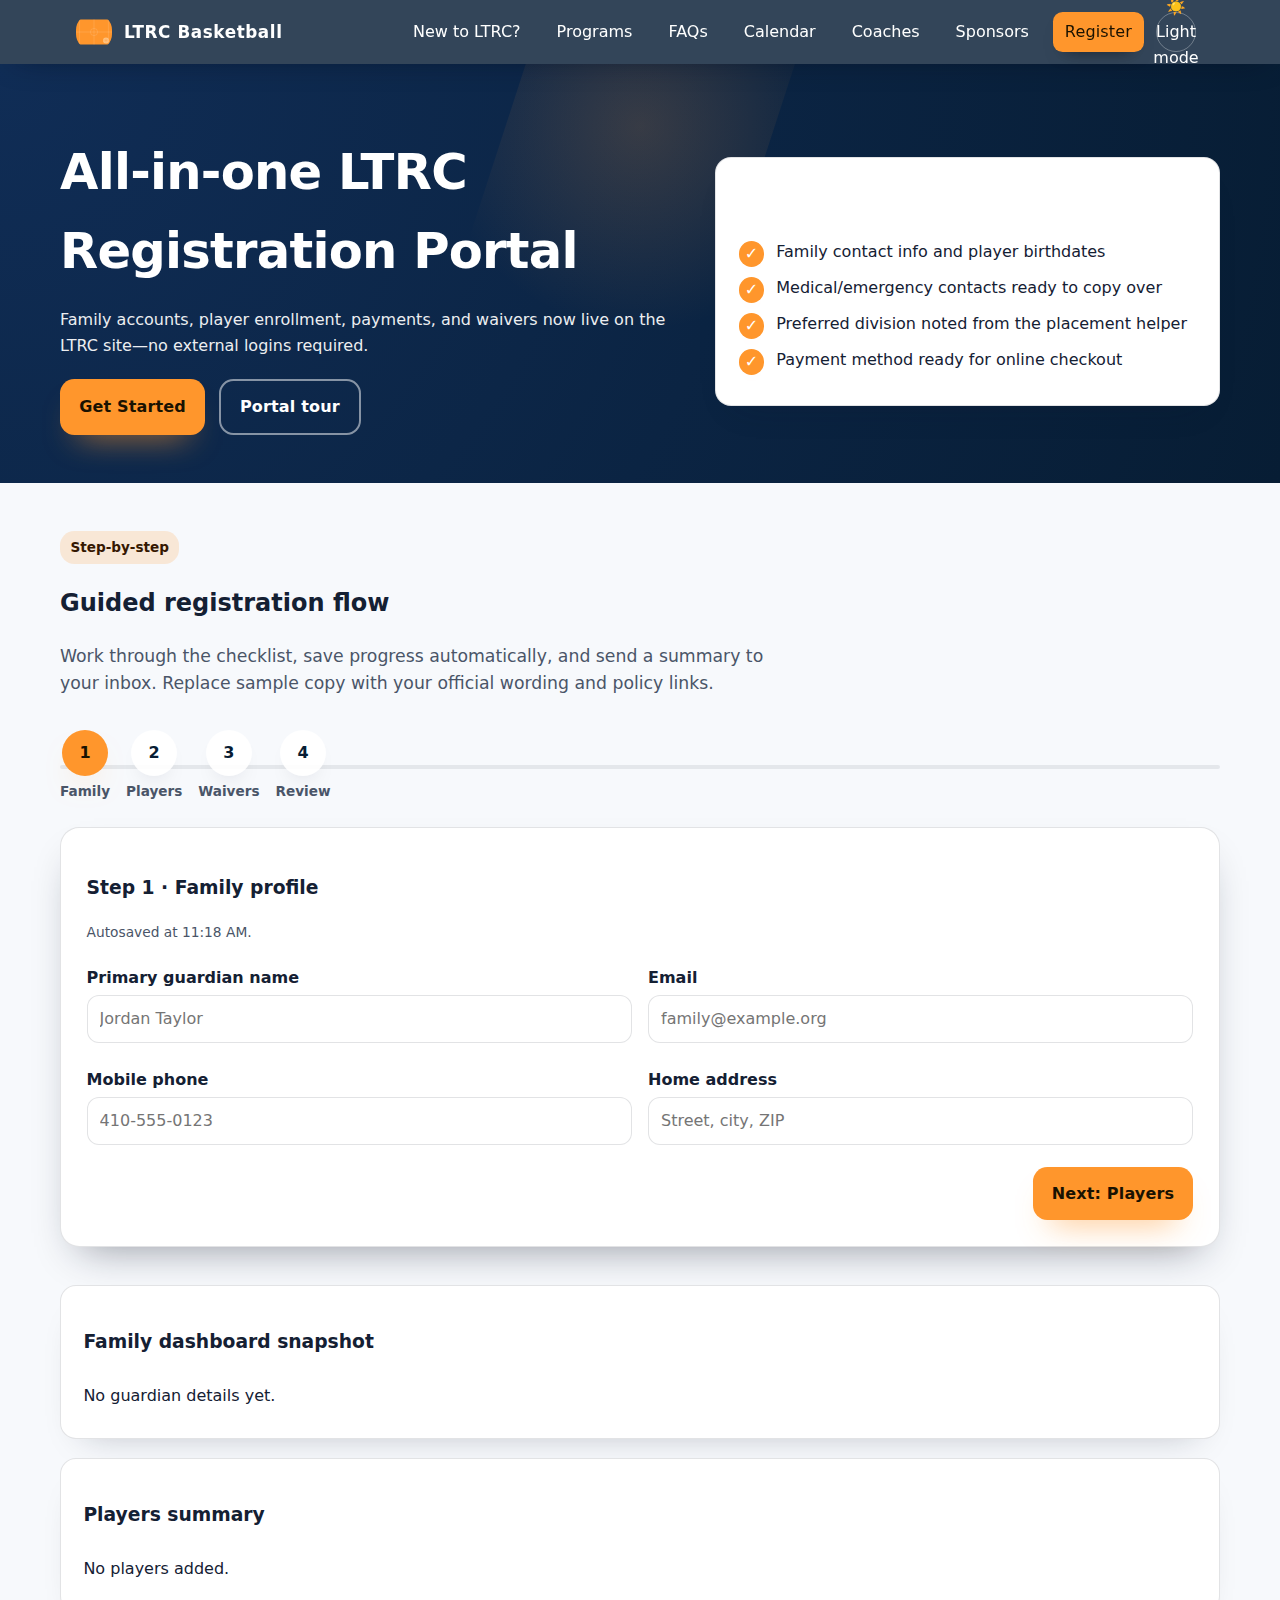
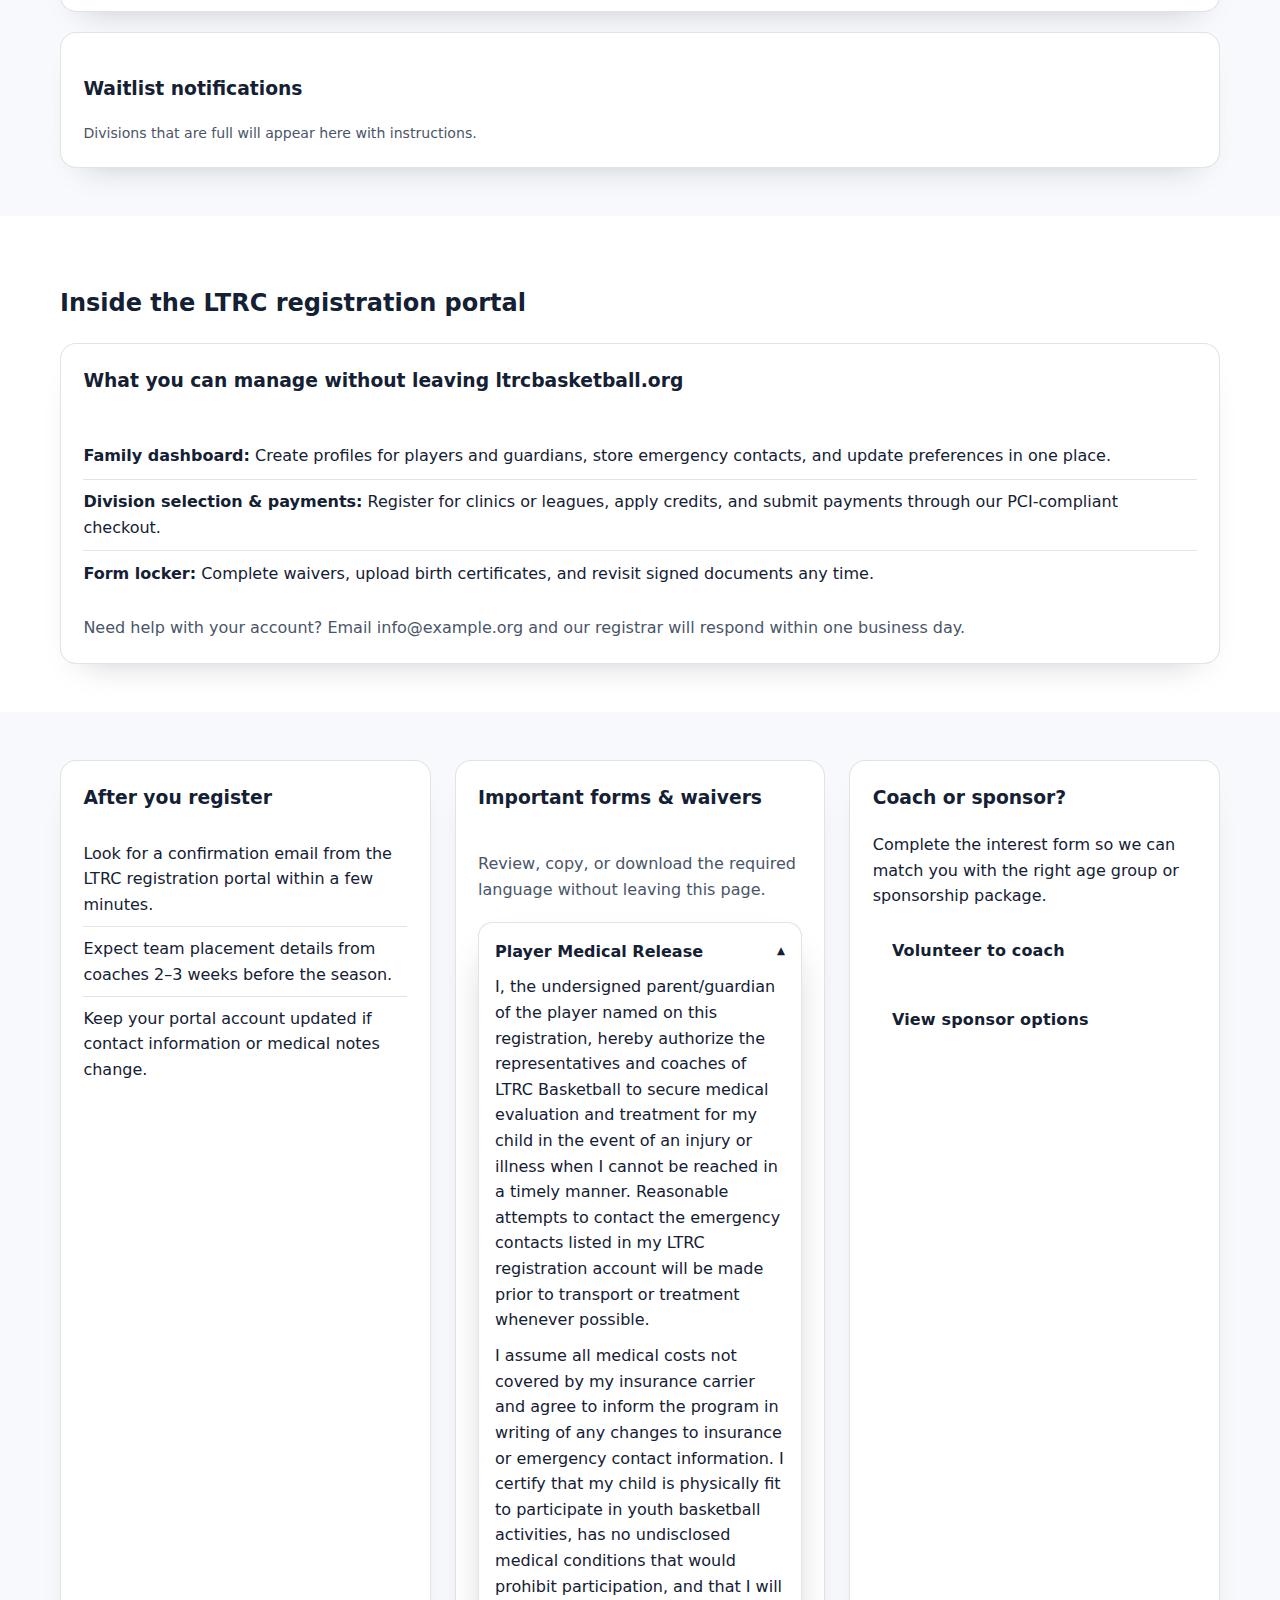
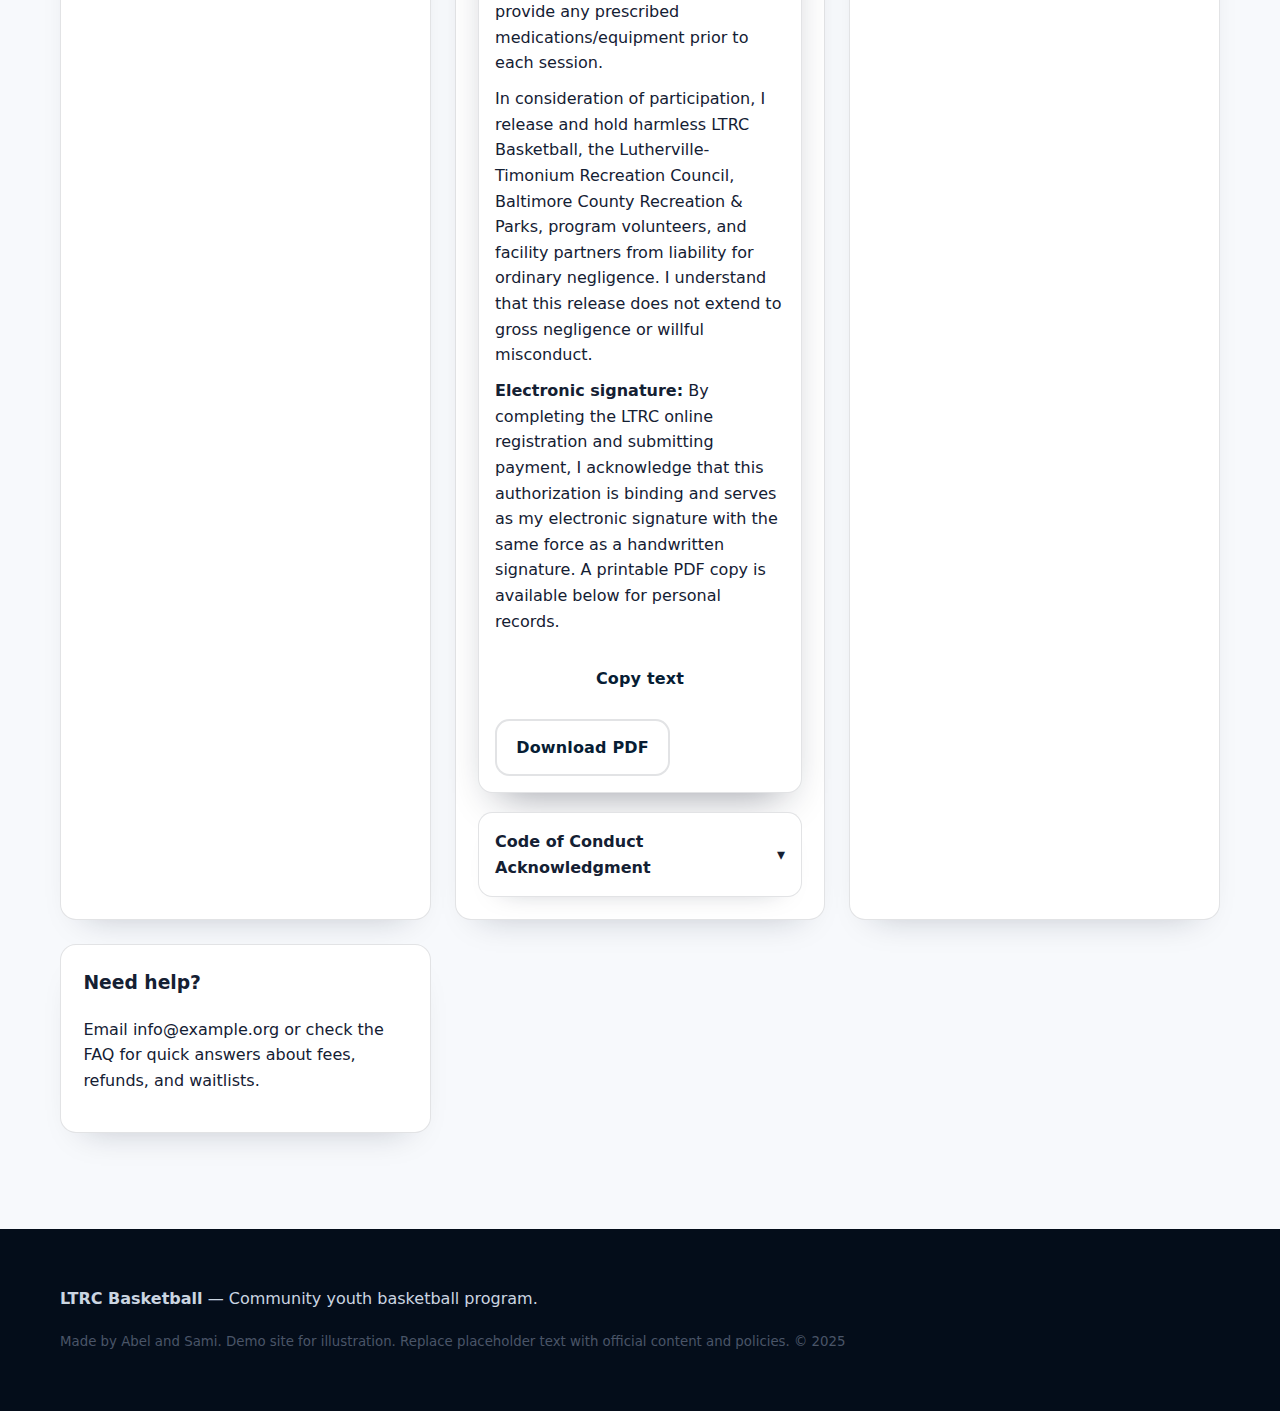
<file: registration.html>
<!DOCTYPE html>

<html lang="en">
<head>
<meta charset="utf-8"/>
<meta content="width=device-width, initial-scale=1" name="viewport"/>
<title>Registration Hub — LTRC Basketball (Demo)</title>
<link href="assets/styles.css" rel="stylesheet"/>
<meta content="One-stop registration hub keeping every step on the LTRC site for secure payments and waivers." name="description"/>
</head>
<body>
<a class="skip-link" href="#main">Skip to content</a>
<nav aria-label="Main Navigation" class="navbar" role="navigation">
<div class="nav-container">
<a aria-label="LTRC Basketball Home" class="brand" href="index.html">
<img alt="" height="40" src="data:image/svg+xml,%3Csvg xmlns='http://www.w3.org/2000/svg' viewBox='0 0 600 420'%3E%3Crect width='600' height='420' rx='20' fill='%23ff962c'/%3E%3Cpath d='M300 0v420M0 210h600' stroke='white' stroke-width='4' opacity='0.5'/%3E%3Ccircle cx='300' cy='210' r='60' fill='none' stroke='white' stroke-width='4' opacity='0.5'/%3E%3Cpath d='M60 0v420M540 0v420' stroke='white' stroke-width='4' opacity='0.5'/%3E%3Ccircle cx='500' cy='350' r='50' fill='%23ffc380'/%3E%3Cpath d='M500 300v100M450 350h100' stroke='%23ff7a00' stroke-width='2'/%3E%3Cpath d='M475 325l50 50M525 325l-50 50' stroke='%23ff7a00' stroke-width='2'/%3E%3C/svg%3E" width="57"/>
<span>LTRC Basketball</span>
</a>
<button aria-controls="primary-navigation" aria-expanded="false" class="nav-toggle" type="button">Menu</button><div class="nav-links" id="primary-navigation" role="menubar">
<a href="new-to-ltrc.html" role="menuitem">New to LTRC?</a>
<a href="programs.html" role="menuitem">Programs</a>
<a href="faq.html" role="menuitem">FAQs</a>
<a href="calendar.html" role="menuitem">Calendar</a>
<a href="coaches.html" role="menuitem">Coaches</a>
<a href="sponsors.html" role="menuitem">Sponsors</a>
<a class="btn btn-primary" href="registration.html" role="menuitem">Register</a>
</div>
</div>
</nav>
<header class="hero hero-sub">
<div class="hero-inner container">
<div>
<h1>All-in-one LTRC Registration Portal</h1>
<p>Family accounts, player enrollment, payments, and waivers now live on the LTRC site—no external logins required.</p>
<div class="cta-row">
<a aria-label="Start registration checklist" class="btn btn-primary" href="#register">Get Started</a>
<a class="btn btn-outline" href="#portal-guide">Portal tour</a>
</div>
</div>
<div class="card">
<h2 style="margin-top:0">Quick Checklist</h2>
<ul class="checklist">
<li>Family contact info and player birthdates</li>
<li>Medical/emergency contacts ready to copy over</li>
<li>Preferred division noted from the placement helper</li>
<li>Payment method ready for online checkout</li>
</ul>
</div>
</div>
</header>
<main id="main">
  <section class="section" id="register">
<div class="container reg-container">
<span class="badge">Step-by-step</span>
<h2>Guided registration flow</h2>
<p class="lead">Work through the checklist, save progress automatically, and send a summary to your inbox. Replace sample copy with your official wording and policy links.</p>
<div aria-label="Registration steps" class="reg-progress" role="list">
<div class="reg-step-pill active" data-step="1" role="listitem">
<button aria-label="Go to family profile step" data-target="1" type="button">1</button>
<span>Family</span>
</div>
<div class="reg-step-pill" data-step="2" role="listitem">
<button aria-label="Go to players step" data-target="2" type="button">2</button>
<span>Players</span>
</div>
<div class="reg-step-pill" data-step="3" role="listitem">
<button aria-label="Go to waivers step" data-target="3" type="button">3</button>
<span>Waivers</span>
</div>
<div class="reg-step-pill" data-step="4" role="listitem">
<button aria-label="Go to review step" data-target="4" type="button">4</button>
<span>Review</span>
</div>
</div>
<form class="registration-form" id="registration-flow" novalidate="">
<section class="reg-card reg-step" data-step="1">
<h3>Step 1 · Family profile</h3>
<p class="autosave-status" data-autosave="">Autosave keeps your progress every few seconds.</p>
<div class="reg-fields reg-two-col">
<div>
<label for="guardianName">Primary guardian name</label>
<input id="guardianName" name="guardianName" placeholder="Jordan Taylor" required="" type="text"/>
</div>
<div>
<label for="guardianEmail">Email</label>
<input id="guardianEmail" name="guardianEmail" placeholder="family@example.org" required="" type="email"/>
</div>
<div>
<label for="guardianPhone">Mobile phone</label>
<input id="guardianPhone" name="guardianPhone" placeholder="410-555-0123" type="tel"/>
</div>
<div>
<label for="homeAddress">Home address</label>
<input id="homeAddress" name="homeAddress" placeholder="Street, city, ZIP" type="text"/>
</div>
</div>
<div class="reg-actions">
<span></span>
<div>
<button class="btn btn-primary" data-action="next" type="button">Next: Players</button>
</div>
</div>
</section>
<section class="reg-card reg-step hidden" data-step="2">
<h3>Step 2 · Players &amp; divisions</h3>
<p>Add each player, choose their division, and note if a waitlist applies. This sample content can be replaced with your official roster fields.</p>
<div class="player-list" id="playerList"></div>
<button class="btn btn-secondary" id="addPlayer" type="button">Add player</button>
<div class="reg-actions">
<button class="btn btn-outline" data-action="prev" type="button">Back</button>
<div>
<button class="btn btn-primary" data-action="next" type="button">Next: Waivers</button>
</div>
</div>
</section>
<section class="reg-card reg-step hidden" data-step="3">
<h3>Step 3 · Waivers &amp; discounts</h3>
<div class="reg-fields">
<label><input id="waiverMedical" type="checkbox"/> I acknowledge the medical release above.</label>
<label><input id="waiverConduct" type="checkbox"/> I acknowledge the code of conduct above.</label>
</div>
<div class="discount-grid">
<div>
<label for="baseFee">Base program fee</label>
<input id="baseFee" min="0" step="10" type="number" value="190"/>
</div>
<div>
<label for="siblingCount">Number of siblings registering</label>
<input id="siblingCount" min="1" step="1" type="number" value="1"/>
</div>
</div>
<div aria-live="polite" class="discount-result" id="discountSummary">
            Sibling discount: add at least two players to calculate savings.
          </div>
<div class="reg-actions">
<button class="btn btn-outline" data-action="prev" type="button">Back</button>
<div>
<button class="btn btn-primary" data-action="next" type="button">Next: Review</button>
</div>
</div>
</section>
<section class="reg-card reg-step hidden" data-step="4">
<h3>Step 4 · Review &amp; submit</h3>
<p class="lead">Verify the summary below, then head to checkout. Replace the placeholder items with your final integration or payment link.</p>
<div class="dashboard-card" id="reviewSummary">
<p>No players added yet.</p>
</div>
<div class="reg-actions">
<button class="btn btn-outline" data-action="prev" type="button">Back</button>
<div class="cta-row">
<button class="btn btn-secondary" id="saveExit" type="button">Save &amp; finish later</button>
<a class="btn btn-primary" href="#" id="proceedCheckout">Proceed to checkout</a>
</div>
</div>
</section>
</form>
<section aria-live="polite" class="dashboard">
<div class="dashboard-card">
<h3>Family dashboard snapshot</h3>
<ul class="dashboard-list" id="dashboardFamily">
<li>No guardian details yet.</li>
</ul>
</div>
<div class="dashboard-card">
<h3>Players summary</h3>
<ul class="dashboard-list" id="dashboardPlayers">
<li>No players added.</li>
</ul>
</div>
<div class="dashboard-card">
<h3>Waitlist notifications</h3>
<p class="small" id="waitlistSummary">Divisions that are full will appear here with instructions.</p>
</div>
</section>
</div>
</section>
<section class="section portal-guide-section" id="portal-guide">
<div class="container">
<h2>Inside the LTRC registration portal</h2>
<div class="card portal-card">
<h3 style="margin-top:0">What you can manage without leaving ltrcbasketball.org</h3>
<ul class="stacked-list">
<li><strong>Family dashboard:</strong> Create profiles for players and guardians, store emergency contacts, and update preferences in one place.</li>
<li><strong>Division selection &amp; payments:</strong> Register for clinics or leagues, apply credits, and submit payments through our PCI-compliant checkout.</li>
<li><strong>Form locker:</strong> Complete waivers, upload birth certificates, and revisit signed documents any time.</li>
</ul>
<p class="doc-intro">Need help with your account? Email <a href="mailto:info@example.org">info@example.org</a> and our registrar will respond within one business day.</p>
</div>
</div>
</section>
<section class="section" id="after">
<div class="container grid-3">
<div class="card">
<h3 style="margin-top:0">After you register</h3>
<ul class="stacked-list">
<li>Look for a confirmation email from the LTRC registration portal within a few minutes.</li>
<li>Expect team placement details from coaches 2–3 weeks before the season.</li>
<li>Keep your portal account updated if contact information or medical notes change.</li>
</ul>
</div>
<div class="card doc-card">
<h3 style="margin-top:0">Important forms &amp; waivers</h3>
<p class="doc-intro">Review, copy, or download the required language without leaving this page.</p>
<details class="doc-block" open="">
<summary>Player Medical Release</summary>
<div class="doc-content" id="doc-medical">
<p>I, the undersigned parent/guardian of the player named on this registration, hereby authorize the representatives and coaches of LTRC Basketball to secure medical evaluation and treatment for my child in the event of an injury or illness when I cannot be reached in a timely manner. Reasonable attempts to contact the emergency contacts listed in my LTRC registration account will be made prior to transport or treatment whenever possible.</p>
<p>I assume all medical costs not covered by my insurance carrier and agree to inform the program in writing of any changes to insurance or emergency contact information. I certify that my child is physically fit to participate in youth basketball activities, has no undisclosed medical conditions that would prohibit participation, and that I will provide any prescribed medications/equipment prior to each session.</p>
<p>In consideration of participation, I release and hold harmless LTRC Basketball, the Lutherville-Timonium Recreation Council, Baltimore County Recreation &amp; Parks, program volunteers, and facility partners from liability for ordinary negligence. I understand that this release does not extend to gross negligence or willful misconduct.</p>
<p><strong>Electronic signature:</strong> By completing the LTRC online registration and submitting payment, I acknowledge that this authorization is binding and serves as my electronic signature with the same force as a handwritten signature. A printable PDF copy is available below for personal records.</p>
</div>
<div class="doc-actions">
<button class="btn btn-secondary" data-copy-target="#doc-medical">Copy text</button>
<a class="btn btn-outline-secondary" download="" href="assets/forms/ltrc-medical-release.pdf">Download PDF</a>
</div>
</details>
<details class="doc-block">
<summary>Code of Conduct Acknowledgment</summary>
<div class="doc-content" id="doc-conduct">
<p>As a family, we agree to uphold the LTRC Basketball Code of Conduct throughout the season:</p>
<ul>
<li>Treat teammates, opponents, coaches, officials, and spectators with respect at all times.</li>
<li>Demonstrate positive sportsmanship by cheering for effort, avoiding negative comments, and accepting officials' decisions without confrontation.</li>
<li>Follow the instructions of LTRC coaches and volunteers, arrive on time, and communicate conflicts in advance.</li>
<li>Maintain a safe environment by keeping the court, sidelines, and spectator areas free of disruptive behavior.</li>
<li>Understand that violations of this code may result in removal from an individual game, suspension, or dismissal from the program without refund.</li>
</ul>
<p>Parents/guardians agree to model the expectations above, support coaches in addressing behavioral issues, and reinforce that participation in LTRC Basketball is a privilege. The digital acknowledgment provided during the online checkout serves as our family’s signature and commitment to these standards.</p>
</div>
<div class="doc-actions">
<button class="btn btn-secondary" data-copy-target="#doc-conduct">Copy text</button>
<a class="btn btn-outline-secondary" download="" href="assets/forms/ltrc-code-of-conduct.pdf">Download PDF</a>
</div>
</details>
</div>
<div class="card">
<h3 style="margin-top:0">Coach or sponsor?</h3>
<p>Complete the interest form so we can match you with the right age group or sponsorship package.</p>
<p><a class="btn" href="coaches.html">Volunteer to coach</a></p>
<p><a class="btn" href="sponsors.html">View sponsor options</a></p>
</div>
<div class="card">
<h3 style="margin-top:0">Need help?</h3>
<p>Email <a href="mailto:info@example.org">info@example.org</a> or check the <a href="faq.html">FAQ</a> for quick answers about fees, refunds, and waitlists.</p>
</div>
</div>
</section>

<footer class="footer" role="contentinfo">
<div class="container">
<p><strong>LTRC Basketball</strong> — Community youth basketball program.</p>
<p><small>Made by Abel and Sami. Demo site for illustration. Replace placeholder text with official content and policies. © 2025</small></p>
</div>
</footer>
<script src="assets/script.js"></script>
</body>
</html>
</file>
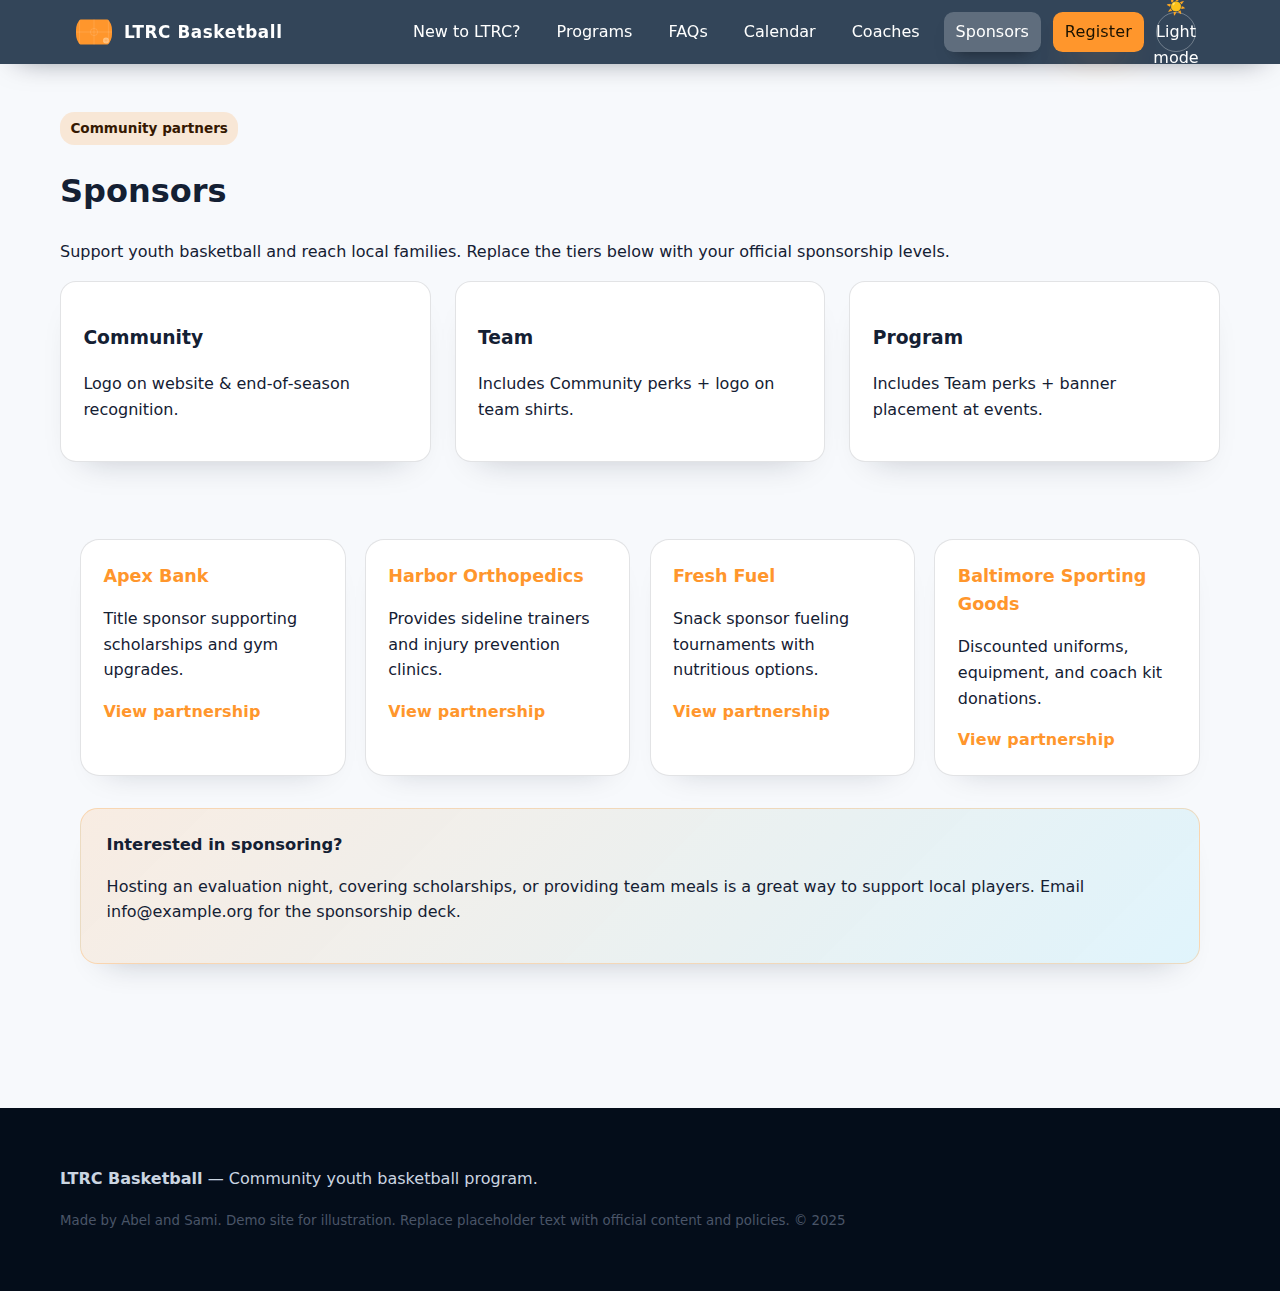
<file: sponsors.html>
<!DOCTYPE html>

<html lang="en">
<head>
<meta charset="utf-8"/>
<meta content="width=device-width, initial-scale=1" name="viewport"/>
<title>Sponsors — LTRC Basketball (Demo)</title>
<link href="assets/styles.css" rel="stylesheet"/>
</head>
<body>
<a class="skip-link" href="#main">Skip to content</a>
<nav aria-label="Main Navigation" class="navbar" role="navigation">
<div class="nav-container">
<a aria-label="LTRC Basketball Home" class="brand" href="index.html">
<img alt="" height="40" src="data:image/svg+xml,%3Csvg xmlns='http://www.w3.org/2000/svg' viewBox='0 0 600 420'%3E%3Crect width='600' height='420' rx='20' fill='%23ff962c'/%3E%3Cpath d='M300 0v420M0 210h600' stroke='white' stroke-width='4' opacity='0.5'/%3E%3Ccircle cx='300' cy='210' r='60' fill='none' stroke='white' stroke-width='4' opacity='0.5'/%3E%3Cpath d='M60 0v420M540 0v420' stroke='white' stroke-width='4' opacity='0.5'/%3E%3Ccircle cx='500' cy='350' r='50' fill='%23ffc380'/%3E%3Cpath d='M500 300v100M450 350h100' stroke='%23ff7a00' stroke-width='2'/%3E%3Cpath d='M475 325l50 50M525 325l-50 50' stroke='%23ff7a00' stroke-width='2'/%3E%3C/svg%3E" width="57"/>
<span>LTRC Basketball</span>
</a>
<button aria-controls="primary-navigation" aria-expanded="false" class="nav-toggle" type="button">Menu</button><div class="nav-links" id="primary-navigation" role="menubar">
<a href="new-to-ltrc.html" role="menuitem">New to LTRC?</a>
<a href="programs.html" role="menuitem">Programs</a>
<a href="faq.html" role="menuitem">FAQs</a>
<a href="calendar.html" role="menuitem">Calendar</a>
<a href="coaches.html" role="menuitem">Coaches</a>
<a href="sponsors.html" role="menuitem">Sponsors</a>
<a class="btn btn-primary" href="registration.html" role="menuitem">Register</a>
</div>
</div>
</nav>
<main class="section" id="main">
<div class="container"><span class="badge">Community partners</span>
<h1>Sponsors</h1>
<p>Support youth basketball and reach local families. Replace the tiers below with your official sponsorship levels.</p>
<div class="grid-3">
<div class="card">
<h3>Community</h3>
<p>Logo on website &amp; end‑of‑season recognition.</p>
</div>
<div class="card">
<h3>Team</h3>
<p>Includes Community perks + logo on team shirts.</p>
</div>
<div class="card">
<h3>Program</h3>
<p>Includes Team perks + banner placement at events.</p>
</div>
</div>

<section aria-label="Sponsor showcase" class="section">
<div class="sponsor-grid" role="list">
<article class="sponsor-card" role="listitem">
<div class="sponsor-logo">Apex Bank</div>
<p>Title sponsor supporting scholarships and gym upgrades.</p>
<a class="btn btn-link" href="#">View partnership</a>
</article>
<article class="sponsor-card" role="listitem">
<div class="sponsor-logo">Harbor Orthopedics</div>
<p>Provides sideline trainers and injury prevention clinics.</p>
<a class="btn btn-link" href="#">View partnership</a>
</article>
<article class="sponsor-card" role="listitem">
<div class="sponsor-logo">Fresh Fuel</div>
<p>Snack sponsor fueling tournaments with nutritious options.</p>
<a class="btn btn-link" href="#">View partnership</a>
</article>
<article class="sponsor-card" role="listitem">
<div class="sponsor-logo">Baltimore Sporting Goods</div>
<p>Discounted uniforms, equipment, and coach kit donations.</p>
<a class="btn btn-link" href="#">View partnership</a>
</article>
</div>
<div class="callout" style="margin-top:2rem">
<strong>Interested in sponsoring?</strong>
<p>Hosting an evaluation night, covering scholarships, or providing team meals is a great way to support local players. Email <a href="mailto:info@example.org">info@example.org</a> for the sponsorship deck.</p>
</div>
</section>
</div>
</main>
<footer class="footer" role="contentinfo">
<div class="container">
<p><strong>LTRC Basketball</strong> — Community youth basketball program.</p>
<p><small>Made by Abel and Sami. Demo site for illustration. Replace placeholder text with official content and policies. © 2025</small></p>
</div>
</footer>
<script src="assets/script.js"></script>
</body>
</html>
</file>
<file: assets/styles.css>
/* LTRC Demo Site - styles.css (MIT Licensed) */
:root{
  --brand-bg:#071d34;
  --brand-bg-glow:#102d56;
  --brand-accent:#ff962c;
  --brand-accent-2:#1ecfff;
  --brand-text:#142033;
  --brand-muted:#4a5568;
  --brand-surface:#f7f9fc;
  --brand-card:#ffffff;
  --brand-border:rgba(15,23,42,.12);
  --shadow-soft:0 20px 40px -20px rgba(15,23,42,.45);
  --shadow-card:0 16px 32px -18px rgba(15,23,42,.4);
  --transition-fast:180ms;
  --transition-base:320ms;
  --max-width:1160px;
}

body{
  margin:0;
  font-family:"Inter",system-ui,-apple-system,BlinkMacSystemFont,"Segoe UI",Roboto,Ubuntu,Cantarell,"Helvetica Neue",Arial,sans-serif;
  color:var(--brand-text);
  background:var(--brand-surface);
  line-height:1.6;
  transition:background var(--transition-base) ease,color var(--transition-base) ease;
  scroll-behavior:smooth;
}
@media (prefers-reduced-motion:reduce){
  body{scroll-behavior:auto}
}

body.dark{
  --brand-bg:#010915;
  --brand-bg-glow:#0f1c34;
  --brand-accent:#ffb646;
  --brand-accent-2:#58e7ff;
  --brand-text:#f5f7fb;
  --brand-muted:#9aa9c4;
  --brand-surface:#050b19;
  --brand-card:rgba(13,22,38,.9);
  --brand-border:rgba(88,114,155,.28);
  --shadow-soft:0 24px 48px -24px rgba(3,8,20,.9);
  --shadow-card:0 18px 38px -16px rgba(3,8,20,.82);
}

@media (prefers-color-scheme:dark){
  body:not(.light){
 --brand-bg:#010915;
 --brand-bg-glow:#0f1c34;
 --brand-accent:#ffb646;
 --brand-accent-2:#58e7ff;
 --brand-text:#f5f7fb;
 --brand-muted:#9aa9c4;
 --brand-surface:#050b19;
 --brand-card:rgba(13,22,38,.9);
 --brand-border:rgba(88,114,155,.28);
 --shadow-soft:0 24px 48px -24px rgba(3,8,20,.9);
 --shadow-card:0 18px 38px -16px rgba(3,8,20,.82);
  }
}

*{box-sizing:border-box}
a{color:inherit;text-decoration:none;transition:color var(--transition-base) ease}
a:hover,a:focus{text-decoration:underline;color:var(--brand-accent)}

img{max-width:100%;display:block;height:auto;border-radius:16px}

/* Accessibility helpers */
.skip-link{position:absolute;left:-9999px;top:auto;width:1px;height:1px;overflow:hidden}
.skip-link:focus{position:static;width:auto;height:auto;padding:.6rem 1rem;background:var(--brand-card);border:2px solid var(--brand-accent);border-radius:.5rem;box-shadow:var(--shadow-soft)}

/* Top Nav */
.navbar{background:rgba(7,29,52,.82);backdrop-filter:blur(18px);color:#fff;position:sticky;top:0;z-index:120;box-shadow:0 10px 30px -18px rgba(3,12,26,.6)}
body.dark .navbar{background:rgba(3,9,18,.92)}
.nav-container{max-width:var(--max-width);margin:0 auto;display:flex;align-items:center;justify-content:space-between;padding:.75rem 1rem}
.brand{display:flex;align-items:center;gap:.75rem;text-decoration:none;color:#fff;font-weight:700;letter-spacing:.6px;font-size:1.05rem}
.brand img{width:36px;height:36px}
.nav-links{display:flex;gap:.75rem;flex-wrap:wrap;align-items:center}
.nav-links a,.theme-toggle{color:#fff;text-decoration:none;padding:.45rem .75rem;border-radius:.6rem;font-weight:500;transition:background var(--transition-fast) ease,transform var(--transition-fast) ease;min-height:38px;display:inline-flex;align-items:center}
.nav-links a:hover,.theme-toggle:hover{background:rgba(255,255,255,.14)}
.nav-links a[aria-current="page"]{background:rgba(255,255,255,.22);box-shadow:0 10px 18px -12px rgba(0,0,0,.6)}
.theme-toggle{gap:.4rem;background:rgba(255,255,255,.08);border:none;cursor:pointer}
.theme-toggle:hover{background:rgba(255,255,255,.18)}
body.dark .theme-toggle{background:rgba(88,114,155,.25)}
.nav-links .btn-primary{background:var(--brand-accent) !important;color:#1a1201 !important;padding:.45rem .75rem}
.nav-links .btn-primary:hover{background:var(--brand-accent) !important;color:#1a1201 !important;opacity:0.9}

/* Hero */
.hero{background:radial-gradient(circle at top left,var(--brand-bg-glow),var(--brand-bg));color:#fff;padding:4rem 1.25rem 3rem;position:relative;overflow:hidden}
.hero::before{content:"";position:absolute;inset:-60% 40% 10%;background:radial-gradient(circle at center,#ff9f43,transparent 60%);opacity:.18;transform:rotate(18deg)}
.hero-inner{max-width:var(--max-width);margin:0 auto;display:grid;grid-template-columns:minmax(0,1.1fr) minmax(0,.9fr);gap:2.4rem;align-items:center;position:relative;z-index:2}
.hero-copy{display:flex;flex-direction:column;gap:1.3rem;position:relative;z-index:2}
.hero-copy em{font-style:normal;color:var(--brand-accent)}
@media(max-width:960px){.hero-inner{grid-template-columns:1fr}}
.hero h1{font-size:clamp(2.4rem,4vw,3.1rem);margin:.3rem 0 1rem;font-weight:800;letter-spacing:-.015em}
.hero p{opacity:.92}
.cta-row{display:flex;gap:.85rem;margin-top:1.25rem;flex-wrap:wrap}
.btn{display:inline-flex;align-items:center;justify-content:center;border:none;cursor:pointer;text-decoration:none;padding:.85rem 1.2rem;border-radius:.9rem;font-weight:600;letter-spacing:.01em;transition:background var(--transition-fast) ease,color var(--transition-fast) ease;color:inherit;background:var(--brand-card)}
.btn-primary{background:var(--brand-accent);color:#1a1201;box-shadow:0 18px 32px -18px rgba(255,150,44,.8)}
.btn-primary:hover{box-shadow:0 18px 32px -18px rgba(255,150,44,.8)}
.btn-outline{background:transparent;color:#fff;border:2px solid rgba(255,255,255,.5)}
.btn-outline:hover{background:rgba(255,255,255,.12)}
.btn-link{display:inline-flex;align-items:center;gap:.35rem;color:var(--brand-accent);text-decoration:none;font-weight:600;padding:0;background:transparent;border:none;border-radius:0}
.btn-link:hover{text-decoration:underline;opacity:0.8}
body.dark .btn-link{color:var(--brand-accent-2)}
.btn-secondary{background:#fff;color:var(--brand-bg);border:2px solid transparent}
.btn-secondary:hover{background:rgba(255,255,255,.95)}
.btn-outline-secondary{background:transparent;color:var(--brand-bg);border:2px solid var(--brand-border)}
body.dark .btn-outline-secondary{color:#fff;border-color:rgba(255,255,255,.2)}
.btn-outline-secondary:hover{border-color:var(--brand-accent);color:var(--brand-accent)}

.hero-visual{position:relative;display:grid;gap:1rem}
.hero-card{
  background:rgba(255,255,255,.92);
  border-radius:1.2rem;
  padding:1.2rem;
  box-shadow:var(--shadow-card);
  backdrop-filter:blur(14px);
  color:var(--brand-text);
  transition:transform var(--transition-base) ease,box-shadow var(--transition-base) ease;
}
body.dark .hero-card{background:rgba(15,23,42,.74);color:#fff}
body.dark .hero-card label{color:#e9eef5}
body.dark .hero-card small{color:#b8c4d4}
body.dark .hero-card p{color:#d1d9e6}
body.dark .hero-card input,body.dark .hero-card select{background:rgba(255,255,255,.12);color:#fff;border-color:rgba(255,255,255,.3)}
body.dark .hero-card input::placeholder{color:#a8b5c8}
body.dark .hero-card select option{background:#0a1628;color:#fff}
.hero-card:hover{box-shadow:0 26px 40px -20px rgba(0,0,0,.35)}
.hero-graphic{position:relative;display:grid;place-items:center}
.hero-graphic img{width:100%;max-width:380px;filter:drop-shadow(0 30px 40px rgba(0,0,0,.3));animation:float 12s ease-in-out infinite}

@keyframes float{
  0%,100%{transform:translateY(0)}
  50%{transform:translateY(-12px)}
}

/* Card base styles - unified system */
.card-base{background:var(--brand-card);border:1px solid var(--brand-border);border-radius:1rem;padding:1.4rem;box-shadow:0 18px 34px -24px rgba(15,23,42,.28);transition:transform var(--transition-base) ease,box-shadow var(--transition-base) ease,border-color var(--transition-base) ease}
.card-base:hover{transform:translateY(-2px);box-shadow:var(--shadow-card);border-color:var(--brand-border)}
body.dark .card-base{box-shadow:0 24px 42px -26px rgba(0,0,0,.85)}

/* Sections */
.section{padding:3rem 1.25rem}
.container{max-width:var(--max-width);margin:0 auto}
.programs-section{background:#fff}
body.dark .programs-section{background:var(--brand-surface);color:var(--brand-text)}
.portal-guide-section{background:#fff}
body.dark .portal-guide-section{background:var(--brand-surface);color:var(--brand-text)}
.slide-light{background:#fff}
body.dark .slide-light{background:var(--brand-surface);color:var(--brand-text)}
.grid-3{display:grid;grid-template-columns:repeat(3,minmax(0,1fr));gap:1.5rem}
@media(max-width:960px){.grid-3{grid-template-columns:1fr}}
.card{background:var(--brand-card);border:1px solid var(--brand-border);border-radius:1rem;padding:1.4rem;box-shadow:0 18px 34px -24px rgba(15,23,42,.28);transition:transform var(--transition-base) ease,box-shadow var(--transition-base) ease,border-color var(--transition-base) ease}
.card:hover{transform:translateY(-2px);box-shadow:var(--shadow-card)}
body.dark .card{box-shadow:0 24px 42px -26px rgba(0,0,0,.85)}

.lead{max-width:740px;color:var(--brand-muted);font-size:1.08rem}
body.dark .lead{color:rgba(186,197,220,.84)}

.feature-grid{display:grid;grid-template-columns:repeat(3,minmax(0,1fr));gap:1.4rem;margin-top:2.2rem}
@media(max-width:960px){.feature-grid{grid-template-columns:repeat(2,minmax(0,1fr))}}
@media(max-width:720px){.feature-grid{grid-template-columns:1fr}}
.feature-card{padding:1.4rem;border-radius:1rem;background:var(--brand-card);border:1px solid var(--brand-border);box-shadow:0 18px 34px -24px rgba(15,23,42,.28);transition:transform var(--transition-base) ease,box-shadow var(--transition-base) ease}
.feature-card:hover{transform:translateY(-2px);box-shadow:var(--shadow-card)}
.feature-card svg{width:44px;height:44px;margin-bottom:.75rem;filter:drop-shadow(0 14px 18px rgba(255,150,44,.35))}
body.dark .feature-card svg{filter:drop-shadow(0 14px 18px rgba(88,231,255,.35))}

.gallery-grid{display:grid;grid-template-columns:repeat(3,minmax(0,1fr));gap:1rem;margin-top:1.6rem}
.gallery-grid img{border-radius:1.2rem;object-fit:cover;min-height:220px;transition:transform var(--transition-base) ease,box-shadow var(--transition-base) ease}
.gallery-grid img:hover{box-shadow:0 24px 42px -24px rgba(15,23,42,.25)}
@media(max-width:960px){.gallery-grid{grid-template-columns:repeat(2,minmax(0,1fr))}}
@media(max-width:720px){.gallery-grid{grid-template-columns:1fr}}

.testimonials{display:grid;gap:1.4rem;margin-top:1.8rem}
.quote-card{padding:1.4rem 1.6rem;border-radius:1.1rem;background:linear-gradient(135deg,rgba(255,150,44,.14),rgba(30,207,255,.12));border:1px solid rgba(255,150,44,.2);backdrop-filter:blur(12px)}
body.dark .quote-card{background:linear-gradient(135deg,rgba(255,150,44,.22),rgba(30,207,255,.18));border-color:rgba(94,211,255,.25)}
.quote-card blockquote{margin:0;font-size:1.08rem;font-weight:500}
.quote-meta{margin-top:.9rem;font-size:.92rem;font-weight:600;letter-spacing:.02em;color:var(--brand-muted)}
body.dark .quote-meta{color:#b8c4d4}

/* Footer */
.footer{background:#040d1a;color:#cbd5e1;padding:2.6rem 1.25rem;margin-top:3rem}
.footer a{color:#e2e8f0}

/* Forms */
label{display:block;margin:.5rem 0 .25rem;font-weight:600}
input,select,button,textarea{font:inherit;padding:.65rem .75rem;border:1px solid var(--brand-border);border-radius:.75rem;background:var(--brand-card);color:var(--brand-text);width:100%;transition:border var(--transition-fast) ease,box-shadow var(--transition-fast) ease;background-clip:padding-box}
body.dark input,body.dark select,body.dark textarea{background:rgba(255,255,255,.08);color:#fff;border-color:rgba(255,255,255,.2)}
body.dark input::placeholder,body.dark textarea::placeholder{color:#9ca3af}
body.dark select option{background:var(--brand-bg);color:#fff}
input:focus,select:focus,textarea:focus{outline:2px solid var(--brand-accent);outline-offset:2px;box-shadow:0 0 0 4px rgba(255,150,44,.15)}
input:invalid:not(:placeholder-shown),select:invalid:not(:placeholder-shown){border-color:#ef4444;background:rgba(239,68,68,.05)}
input:invalid:not(:placeholder-shown):focus{outline-color:#ef4444;box-shadow:0 0 0 4px rgba(239,68,68,.15)}
.error-message{color:#ef4444;font-size:.85rem;margin-top:.25rem;display:none}
input:invalid:not(:placeholder-shown) ~ .error-message{display:block}
body.dark input:invalid:not(:placeholder-shown),body.dark select:invalid:not(:placeholder-shown){background:rgba(239,68,68,.1)}
small{color:var(--brand-muted)}

/* FAQ */
.faq-item{border-bottom:1px solid var(--brand-border);padding:1.1rem 0;cursor:pointer;transition:background var(--transition-fast) ease;min-height:60px}
.faq-item:hover{background:rgba(255,150,44,.05)}
body.dark .faq-item:hover{background:rgba(88,231,255,.05)}
.faq-item h3{margin:0;font-size:1.08rem;display:flex;align-items:center;justify-content:space-between}
.faq-item h3::after{content:"+";font-size:1.3rem;color:var(--brand-accent);transition:transform var(--transition-fast) ease}
.faq-item.expanded h3::after{transform:rotate(45deg)}
.faq-item p{margin:.35rem 0 0;max-height:0;overflow:hidden;opacity:0;transition:max-height var(--transition-base) cubic-bezier(0.4,0,0.2,1),opacity var(--transition-base) ease,padding var(--transition-base) ease}
.faq-item.expanded p{max-height:300px;padding-top:.5rem;opacity:1}
.search-highlight{background:rgba(255,150,44,.3);padding:0 2px;border-radius:2px;font-weight:600}
body.dark .search-highlight{background:rgba(88,231,255,.3)}

/* Tables */
.table{width:100%;border-collapse:collapse;border-radius:1rem;overflow:hidden}
.table th,.table td{padding:.75rem;border-bottom:1px solid var(--brand-border);text-align:left}
.table thead th{background:rgba(15,23,42,.05);font-weight:600}
body.dark .table thead th{background:rgba(255,255,255,.06)}
/* Responsive table wrapper */
.table-wrapper{overflow-x:auto;-webkit-overflow-scrolling:touch}
@media(max-width:720px){
  .table{font-size:.9rem;min-width:500px}
  .table th,.table td{padding:.5rem}
}

.checklist{list-style:none;margin:0;padding:0}
.checklist li{display:flex;gap:.75rem;align-items:flex-start;margin:.5rem 0;padding:0;color:var(--brand-text)}
.checklist li::before{content:"✓";display:inline-flex;align-items:center;justify-content:center;width:1.6rem;height:1.6rem;border-radius:50%;background:var(--brand-accent);color:#fff;font-weight:700;margin-top:.15rem;box-shadow:0 10px 18px -12px rgba(255,150,44,.6)}
body.dark .checklist li::before{background:rgba(88,231,255,.28);color:var(--brand-text)}

.integration-steps{display:grid;grid-template-columns:repeat(3,minmax(0,1fr));gap:1.5rem;margin-top:1.8rem}
@media(max-width:960px){.integration-steps{grid-template-columns:1fr}}
.step-card{background:var(--brand-card);border:1px solid var(--brand-border);border-radius:1rem;padding:1.4rem;position:relative;box-shadow:0 18px 34px -24px rgba(15,23,42,.28);transition:transform var(--transition-base) ease,box-shadow var(--transition-base) ease}
.step-card:hover{transform:translateY(-2px);box-shadow:var(--shadow-card)}
.step-badge{position:absolute;top:-1.1rem;left:1.6rem;width:2.4rem;height:2.4rem;border-radius:50%;background:var(--brand-accent);color:#1a1201;font-weight:700;display:flex;align-items:center;justify-content:center;box-shadow:0 18px 24px -18px rgba(255,150,44,.65)}

.embed-card{display:flex;flex-direction:column;gap:1rem}
.embed-wrapper{position:relative;border:1px solid var(--brand-border);border-radius:1rem;overflow:hidden;background:var(--brand-card);box-shadow:var(--shadow-soft)}
.embed-frame{width:100%;min-height:520px;border:0}
.embed-fallback{padding:1rem;background:rgba(15,23,42,.06)}
body.dark .embed-fallback{background:rgba(255,255,255,.04)}
.iframe-note{color:var(--brand-muted);margin:0}

.stacked-list{list-style:none;margin:0;padding:0}
.stacked-list li{padding:.55rem 0;border-bottom:1px solid var(--brand-border)}
.stacked-list li:last-child{border-bottom:none}

.doc-card{display:flex;flex-direction:column;gap:1.2rem}
.doc-intro{color:var(--brand-muted);margin:0}
.doc-block{border:1px solid var(--brand-border);border-radius:.9rem;padding:1rem;background:var(--brand-card);box-shadow:0 14px 28px -24px rgba(15,23,42,.35)}
.doc-block summary{cursor:pointer;font-weight:600;list-style:none;display:flex;align-items:center;justify-content:space-between;gap:.75rem}
.doc-block summary::marker,.doc-block summary::-webkit-details-marker{display:none}
.doc-block[open]{box-shadow:var(--shadow-soft)}
.doc-block summary::after{content:"▾";font-size:1rem;transition:transform var(--transition-fast) ease}
.doc-block[open] summary::after{transform:rotate(180deg)}
.doc-content p{margin:.65rem 0}
.doc-actions{display:flex;gap:.75rem;flex-wrap:wrap;margin-top:1rem}

.portal-card{display:flex;flex-direction:column;gap:1.2rem}
.portal-card .stacked-list li{border-bottom:1px solid var(--brand-border);padding:.6rem 0}
.portal-card .stacked-list li:last-child{border-bottom:none}

/* Animations and motion safety */
@media (prefers-reduced-motion:reduce){
  *,*::before,*::after{animation-duration:.01ms !important;animation-iteration-count:1 !important;transition-duration:.01ms !important;scroll-behavior:auto !important}
}

/* Remove horizontal scroll */
@media(max-width:720px){
  .nav-links{width:100%;justify-content:flex-start;padding:.25rem 0}
}

/* Utility classes */
.badge{display:inline-flex;align-items:center;gap:.35rem;background:rgba(255,150,44,.18);color:#351801;padding:.35rem .65rem;border-radius:.9rem;font-weight:600;font-size:.85rem}
body.dark .badge{background:rgba(88,231,255,.28);color:#e9f4ff}

/* Loading states */
.loading{position:relative;pointer-events:none;opacity:.7}
.loading::after{content:"";position:absolute;top:50%;left:50%;width:24px;height:24px;margin:-12px 0 0 -12px;border:3px solid var(--brand-accent);border-top-color:transparent;border-radius:50%;animation:spin .8s linear infinite}
@keyframes spin{from{transform:rotate(0deg)}to{transform:rotate(360deg)}}
.btn.loading{color:transparent}
.btn.loading::after{border-width:2px;width:18px;height:18px;margin:-9px 0 0 -9px}

.hero-stats{display:flex;gap:1.5rem;flex-wrap:wrap;margin-top:2rem}
.stat-pill{display:flex;flex-direction:column;gap:.3rem;padding:.9rem 1.2rem;border-radius:1rem;background:rgba(255,255,255,.14);min-width:140px;text-align:left}
.stat-pill strong{font-size:1.4rem}
body.dark .stat-pill{background:rgba(255,255,255,.08)}

/* FAQ search (future interactive placeholder) */
#faqSearch{max-width:480px}

/* Footer extras */
.footer .social-links{display:flex;gap:.75rem;margin-top:1.4rem}
.footer .social-links a{display:inline-flex;width:40px;height:40px;border-radius:50%;align-items:center;justify-content:center;background:rgba(255,255,255,.12)}
.footer .social-links a:hover{background:rgba(255,255,255,.2)}

/* Guided onboarding & program content */
.guide-grid{display:grid;grid-template-columns:repeat(3,minmax(0,1fr));gap:1.4rem;margin-top:2rem}
@media(max-width:960px){.guide-grid{grid-template-columns:repeat(2,minmax(0,1fr))}}
@media(max-width:720px){.guide-grid{grid-template-columns:1fr}}
.guide-step{background:var(--brand-card);border:1px solid var(--brand-border);border-radius:1rem;padding:1.4rem;box-shadow:0 18px 34px -24px rgba(15,23,42,.28);display:flex;flex-direction:column;gap:.65rem;transition:transform var(--transition-base) ease,box-shadow var(--transition-base) ease}
.guide-step:hover{transform:translateY(-2px);box-shadow:var(--shadow-card)}
.step-number{display:inline-flex;width:2.4rem;height:2.4rem;border-radius:50%;align-items:center;justify-content:center;background:rgba(255,150,44,.2);color:var(--brand-accent);font-weight:700;font-size:1.1rem;box-shadow:0 12px 24px -16px rgba(255,150,44,.6)}
body.dark .step-number{background:rgba(88,231,255,.22);color:var(--brand-accent-2)}
.guide-step h3{margin:.2rem 0 0;font-size:1.15rem}

.callout{margin-top:2rem;padding:1.4rem 1.6rem;border-radius:1.1rem;border:1px solid rgba(255,150,44,.28);background:linear-gradient(135deg,rgba(255,150,44,.12),rgba(30,207,255,.1));box-shadow:0 20px 32px -26px rgba(15,23,42,.3)}
.callout strong{display:block;font-size:1.02rem;margin-bottom:.4rem}
.callout-note{border-color:rgba(30,207,255,.28);background:linear-gradient(135deg,rgba(30,207,255,.12),rgba(15,129,255,.08))}
body.dark .callout{border-color:rgba(255,150,44,.3);background:linear-gradient(135deg,rgba(255,150,44,.18),rgba(30,207,255,.14))}
body.dark .callout-note{border-color:rgba(30,207,255,.32)}

.timeline{position:relative;margin:2.4rem 0;padding:1rem 0}
.timeline::before{content:"";position:absolute;left:16px;top:0;bottom:0;width:4px;background:linear-gradient(180deg,var(--brand-accent),var(--brand-accent-2));border-radius:999px}
.timeline-item{position:relative;padding-left:60px;padding-bottom:2rem}
.timeline-item:last-child{padding-bottom:0}
.timeline-item::before{content:"";position:absolute;left:4px;top:8px;width:24px;height:24px;border-radius:50%;background:var(--brand-card);border:4px solid var(--brand-accent);box-shadow:0 10px 18px -12px rgba(15,23,42,.4)}
body.dark .timeline-item::before{background:var(--brand-card);border-color:var(--brand-accent-2)}
.timeline-time{font-weight:700;text-transform:uppercase;letter-spacing:.08em;color:var(--brand-accent);font-size:.82rem;margin-bottom:.35rem}
body.dark .timeline-time{color:var(--brand-accent-2)}
.timeline-content h4{margin:.2rem 0;font-size:1.08rem}
.timeline-content p{margin:.35rem 0;color:var(--brand-muted)}
body.dark .timeline-content p{color:rgba(186,197,220,.85)}

.program-nav{margin:2rem 0 2.2rem;display:flex;flex-wrap:wrap;gap:.75rem}
.program-nav a{display:inline-flex;align-items:center;padding:.55rem 1.1rem;border-radius:999px;border:1px solid var(--brand-border);background:rgba(255,255,255,.6);font-weight:600;transition:background var(--transition-fast) ease}
.program-nav a:hover{transform:translateY(-2px);background:rgba(255,150,44,.22);border-color:rgba(255,150,44,.4)}
body.dark .program-nav a{background:rgba(15,23,42,.6);border-color:rgba(94,211,255,.25)}

.program-section{margin-bottom:3.2rem;padding:1.8rem;border-radius:1.2rem;background:var(--brand-card);border:1px solid var(--brand-border);box-shadow:var(--shadow-soft)}
.program-header{display:grid;grid-template-columns:minmax(0,1.1fr) minmax(0,.9fr);gap:1.6rem;align-items:center}
@media(max-width:960px){.program-header{grid-template-columns:1fr}}
.program-header img{width:100%;max-width:380px;margin:0 auto}
.program-highlight{display:flex;gap:.75rem;flex-wrap:wrap;margin:1rem 0 1.4rem}
.pill{display:inline-flex;align-items:center;padding:.4rem .85rem;border-radius:999px;border:1px solid rgba(255,150,44,.35);background:rgba(255,150,44,.1);font-weight:600;font-size:.88rem;color:var(--brand-accent)}
body.dark .pill{border-color:rgba(88,231,255,.35);background:rgba(88,231,255,.14);color:var(--brand-accent-2)}

.program-meta{display:grid;grid-template-columns:repeat(3,minmax(0,1fr));gap:1.1rem;margin-top:1.6rem}
@media(max-width:900px){.program-meta{grid-template-columns:repeat(2,minmax(0,1fr))}}
@media(max-width:600px){.program-meta{grid-template-columns:1fr}}
.meta-card{padding:1.2rem;border-radius:1rem;background:linear-gradient(135deg,rgba(255,150,44,.08),rgba(30,207,255,.06));border:1px solid rgba(15,23,42,.08)}
.meta-card h4{margin-top:0;font-size:1.02rem}
body.dark .meta-card{background:linear-gradient(135deg,rgba(255,150,44,.16),rgba(30,207,255,.12));border-color:rgba(94,211,255,.2);color:#e9eef5}

.roadmap{margin-top:1.8rem;border-radius:1.1rem;border:1px solid rgba(30,207,255,.22);background:linear-gradient(120deg,rgba(30,207,255,.12),rgba(15,129,255,.08));padding:1.5rem}
body.dark .roadmap{border-color:rgba(88,231,255,.25);background:linear-gradient(120deg,rgba(88,231,255,.18),rgba(15,129,255,.14))}
.roadmap-title{display:flex;align-items:center;gap:.65rem;margin:0;font-size:1.15rem;font-weight:700}
.roadmap-steps{display:grid;grid-template-columns:repeat(3,minmax(0,1fr));gap:1rem;margin-top:1.2rem}
@media(max-width:900px){.roadmap-steps{grid-template-columns:repeat(2,minmax(0,1fr))}}
@media(max-width:600px){.roadmap-steps{grid-template-columns:1fr}}
.roadmap-steps li{background:rgba(255,255,255,.8);border-radius:.9rem;padding:1rem;list-style:none;box-shadow:0 14px 32px -26px rgba(15,23,42,.35)}
body.dark .roadmap-steps li{background:rgba(15,23,42,.75)}
.roadmap-steps li strong{display:block;margin-bottom:.35rem}

.resource-grid{display:grid;grid-template-columns:repeat(2,minmax(0,1fr));gap:1rem;margin-top:1.4rem}
@media(max-width:720px){.resource-grid{grid-template-columns:1fr}}
.resource-card{padding:1.4rem;border-radius:1rem;background:var(--brand-card);border:1px solid var(--brand-border);box-shadow:0 18px 34px -24px rgba(15,23,42,.28);transition:transform var(--transition-base) ease,box-shadow var(--transition-base) ease}
.resource-card:hover{transform:translateY(-2px);box-shadow:var(--shadow-card)}
.resource-card h4{margin-top:0;font-size:1.02rem}

.success-stories{margin-top:2.4rem;display:grid;gap:1.4rem}
.story-card{padding:1.4rem 1.6rem;border-radius:1.1rem;background:rgba(255,255,255,.82);border:1px solid rgba(15,23,42,.08);box-shadow:0 18px 36px -24px rgba(15,23,42,.28)}
.story-card strong{display:block;margin-bottom:.55rem;font-size:1.05rem}
body.dark .story-card{background:rgba(15,23,42,.78);border-color:rgba(94,211,255,.25)}

.equipment-list{margin:1rem 0 0;padding-left:1rem}
.equipment-list li{margin:.35rem 0}

.season-summary{margin-top:2rem;display:grid;grid-template-columns:repeat(2,minmax(0,1fr));gap:1.4rem}
@media(max-width:900px){.season-summary{grid-template-columns:1fr}}

body.dark .guide-step,body.dark .program-section{background:rgba(7,14,26,.85)}
body.dark .resource-card{background:rgba(7,14,26,.85)}

.placement-history{background:rgba(30,207,255,.1);border:1px solid rgba(30,207,255,.22);border-radius:1rem;padding:1.2rem;margin-top:1.2rem;box-shadow:0 14px 28px -22px rgba(15,23,42,.28)}
body.dark .placement-history{background:rgba(88,231,255,.12);border-color:rgba(88,231,255,.28)}
.placement-history__header{display:flex;align-items:center;justify-content:space-between;gap:1rem;margin-bottom:.8rem}
.placement-history__list{list-style:none;margin:0;padding:0;max-height:220px;overflow:auto;scrollbar-width:thin}
.placement-history__item{padding:.55rem .65rem;border-radius:.75rem;margin-bottom:.5rem;background:rgba(255,255,255,.75);display:flex;justify-content:space-between;align-items:center;gap:.8rem;transition:box-shadow var(--transition-fast) ease}
.placement-history__item:hover{box-shadow:0 12px 28px -18px rgba(15,23,42,.25)}
body.dark .placement-history__item{background:rgba(15,23,42,.82)}
.placement-history__meta{display:flex;flex-direction:column;font-size:.88rem;color:var(--brand-text)}
body.dark .placement-history__meta{color:#e9eef5}
.placement-history__actions{display:flex;gap:.6rem;flex-wrap:wrap}
.placement-history__actions button{padding:.45rem .75rem;border-radius:.6rem;font-weight:600;border:none;cursor:pointer;background:var(--brand-accent);color:#1a1201;box-shadow:0 8px 18px -12px rgba(255,150,44,.45)}
.placement-history__actions button:hover{opacity:.9}
.placement-history__actions button.secondary{background:rgba(15,23,42,.08);color:var(--brand-text);box-shadow:none;border:1px solid rgba(15,23,42,.12)}
body.dark .placement-history__actions button.secondary{background:rgba(255,255,255,.08);color:#f5f7fb;border-color:rgba(255,255,255,.18)}
.placement-history__empty{margin:0;font-size:.9rem;color:var(--brand-text);opacity:0.8}
body.dark .placement-history__empty{color:#d1d9e6}
.email-banner{margin-top:1.4rem;padding:1rem 1.2rem;border-radius:1rem;background:rgba(255,150,44,.12);border:1px solid rgba(255,150,44,.22);display:flex;flex-direction:column;gap:.75rem}
body.dark .email-banner{background:rgba(255,150,44,.22);border-color:rgba(255,150,44,.3)}
.email-banner form{display:flex;flex-wrap:wrap;gap:.75rem}
.email-banner input{flex:1 1 260px}
.email-banner button{flex:0 0 auto}

.small{font-size:.88rem;color:var(--brand-muted);margin:0}
body.dark .small{color:#b8c4d4}
.placement-clear{background:rgba(15,23,42,.06);border:1px solid rgba(15,23,42,.14);color:var(--brand-text);padding:.45rem .8rem;border-radius:.65rem;font-weight:600;cursor:pointer;transition:background var(--transition-fast) ease}
.placement-clear:hover{background:rgba(255,150,44,.15);color:var(--brand-text)}
body.dark .placement-clear{background:rgba(255,255,255,.12);border-color:rgba(255,255,255,.25);color:#e9eef5}


/* Registration flow */
.reg-container{max-width:var(--max-width);margin:0 auto}
.reg-progress{display:flex;align-items:center;gap:1rem;margin:2rem 0 1.5rem;position:relative}
.reg-progress::before{content:"";position:absolute;left:0;right:0;top:50%;height:4px;background:rgba(15,23,42,.08);border-radius:999px;transform:translateY(-50%)}
body.dark .reg-progress::before{background:rgba(255,255,255,.08)}
.reg-step-pill{position:relative;z-index:2;display:flex;flex-direction:column;align-items:center;gap:.35rem}
.reg-step-pill button{width:46px;height:46px;border-radius:50%;border:none;background:rgba(255,255,255,.9);color:var(--brand-bg);font-weight:700;font-size:1rem;box-shadow:0 12px 22px -16px rgba(15,23,42,.35);cursor:pointer;transition:background var(--transition-fast) ease}
body.dark .reg-step-pill button{background:rgba(15,23,42,.75);color:#fff}
.reg-step-pill.active button{background:var(--brand-accent);color:#1a1201;box-shadow:0 16px 30px -16px rgba(255,150,44,.6)}
.reg-step-pill span{font-size:.85rem;color:var(--brand-muted);font-weight:600}
body.dark .reg-step-pill span{color:rgba(186,197,220,.78)}

.registration-form{display:grid;gap:1.6rem}
.reg-card{padding:1.6rem;background:var(--brand-card);border:1px solid var(--brand-border);border-radius:1.2rem;box-shadow:var(--shadow-soft)}
body.dark .reg-card{background:rgba(7,14,26,.85)}
.reg-fields{display:grid;gap:1rem}
@media(min-width:720px){.reg-two-col{display:grid;grid-template-columns:repeat(2,minmax(0,1fr));gap:1rem}}
@media(max-width:600px){
  .reg-fields input, .reg-fields select{font-size:16px} /* Prevents zoom on iOS */
  .player-card{padding:.8rem}
  .player-card header{flex-direction:column;gap:.5rem;align-items:stretch}
  .player-card .btn-outline{width:100%}
}

.reg-actions{display:flex;justify-content:space-between;align-items:center;margin-top:1.4rem;gap:1rem;flex-wrap:wrap}
.reg-actions .btn-outline{color:var(--brand-bg);border-color:var(--brand-border)}
body.dark .reg-actions .btn-outline{color:#fff}
.reg-actions .btn-secondary{background:rgba(15,23,42,.08);color:var(--brand-bg)}
body.dark .reg-actions .btn-secondary{background:rgba(255,255,255,.08);color:#f5f7fb}

.player-list{display:grid;gap:1rem;margin-top:1rem}
.player-card{padding:1.1rem;border-radius:1rem;background:rgba(255,255,255,.85);border:1px solid rgba(15,23,42,.1);box-shadow:0 12px 24px -18px rgba(15,23,42,.28)}
body.dark .player-card{background:rgba(15,23,42,.8);border-color:rgba(94,211,255,.22)}
.player-card header{display:flex;justify-content:space-between;align-items:center;gap:.75rem;margin-bottom:.6rem}
.player-card h4{margin:0;font-size:1.05rem}
.waitlist-flag{display:inline-flex;align-items:center;gap:.3rem;padding:.4rem .65rem;border-radius:.75rem;background:rgba(255,150,44,.18);color:var(--brand-accent);font-weight:600;font-size:.82rem}
body.dark .waitlist-flag{background:rgba(88,231,255,.2);color:var(--brand-accent-2)}

.discount-grid{display:grid;gap:1rem;margin-top:1rem}
.discount-result{padding:1rem;border-radius:.9rem;background:linear-gradient(135deg,rgba(255,150,44,.16),rgba(30,207,255,.14));border:1px solid rgba(255,150,44,.32)}
body.dark .discount-result{background:linear-gradient(135deg,rgba(255,150,44,.24),rgba(30,207,255,.2));border-color:rgba(30,207,255,.3)}

.dashboard{margin-top:2.4rem;display:grid;gap:1.2rem}
.dashboard-card{padding:1.4rem;border-radius:1rem;background:var(--brand-card);border:1px solid var(--brand-border);box-shadow:0 18px 34px -24px rgba(15,23,42,.28);transition:transform var(--transition-base) ease,box-shadow var(--transition-base) ease}
.dashboard-card:hover{transform:translateY(-2px);box-shadow:var(--shadow-card)}
body.dark .dashboard-card{background:rgba(7,14,26,.85)}
.dashboard-list{list-style:none;margin:0;padding:0}
.dashboard-list li{padding:.45rem 0;border-bottom:1px solid rgba(15,23,42,.1)}
.dashboard-list li:last-child{border-bottom:none}

.autosave-status{font-size:.86rem;color:var(--brand-muted)}
body.dark .autosave-status{color:rgba(186,197,220,.75)}
.hidden{display:none !important}

.player-card .btn-outline{background:rgba(15,23,42,.05);color:var(--brand-bg);border:1px solid rgba(15,23,42,.1);padding:.45rem .75rem;border-radius:.65rem;font-weight:600;cursor:pointer}
body.dark .player-card .btn-outline{background:rgba(255,255,255,.08);color:#f5f7fb;border-color:rgba(255,255,255,.18)}

/* Mobile nav - Simple Dropdown */
.nav-toggle{display:none;background:transparent;border:none;padding:8px;cursor:pointer;position:relative;width:44px;height:44px}
.hamburger{width:24px;height:18px;position:relative;margin:0 auto}
.hamburger span{display:block;position:absolute;width:100%;height:3px;background:#fff;border-radius:2px;transition:all 0.2s ease}
.hamburger span:nth-child(1){top:0}
.hamburger span:nth-child(2){top:7px}
.hamburger span:nth-child(3){top:14px}
.nav-toggle.active .hamburger span:nth-child(1){transform:rotate(45deg);top:7px}
.nav-toggle.active .hamburger span:nth-child(2){opacity:0}
.nav-toggle.active .hamburger span:nth-child(3){transform:rotate(-45deg);top:7px}

/* Theme toggle - Simple icon button */
.theme-toggle{display:inline-flex;align-items:center;justify-content:center;background:transparent;border:1px solid rgba(255,255,255,.3);border-radius:50%;width:40px;height:40px;cursor:pointer;padding:0;margin-left:auto;margin-right:8px}
.theme-toggle:hover{background:rgba(255,255,255,.1)}
.theme-toggle svg{width:20px;height:20px;stroke:#fff;stroke-width:2;fill:none}
.theme-toggle .sun-icon circle{fill:#fff}
.theme-toggle .moon-icon{fill:#fff;stroke:none}
body.dark .theme-toggle{border-color:rgba(255,255,255,.2)}

@media(max-width:720px){
  body{overflow-x:hidden}
  .nav-container{flex-wrap:nowrap;align-items:center}
  .nav-toggle{display:block}
  .nav-links{position:absolute;top:100%;left:0;right:0;background:var(--brand-bg);box-shadow:0 4px 20px rgba(0,0,0,.2);display:none;flex-direction:column !important;padding:1rem;gap:0.5rem;border-top:1px solid rgba(255,255,255,.1)}
  body.dark .nav-links{background:var(--brand-surface);border-top-color:var(--brand-border)}
  .nav-links--open{display:flex !important;flex-direction:column !important}
  .nav-links a,.nav-links .theme-toggle{padding:1rem;text-align:center;font-size:1.1rem;border-radius:0.5rem;min-height:48px;display:flex !important;align-items:center;width:100%;justify-content:center}
  .nav-links a:hover{background:rgba(255,255,255,.08)}
  .nav-links .btn-primary{background:var(--brand-accent) !important;color:#1a1201 !important;justify-content:center;margin-top:0.5rem}
  body.dark .nav-links a:not(.btn-primary){background:rgba(255,255,255,.06);border-color:rgba(255,255,255,.1)}
  /* Ensure all buttons show in mobile menu */
  .nav-links a,.nav-links .theme-toggle{display:flex !important}
}

.coach-grid{display:grid;grid-template-columns:repeat(3,minmax(0,1fr));gap:1.4rem;margin-top:1.8rem}
@media(max-width:960px){.coach-grid{grid-template-columns:repeat(2,minmax(0,1fr))}}
@media(max-width:720px){.coach-grid{grid-template-columns:1fr}}
.coach-card{background:var(--brand-card);border:1px solid var(--brand-border);border-radius:1.2rem;box-shadow:0 18px 34px -24px rgba(15,23,42,.28);overflow:hidden;transition:transform var(--transition-base) ease,box-shadow var(--transition-base) ease}
.coach-card:hover{transform:translateY(-4px);box-shadow:var(--shadow-card)}
.coach-card img{width:100%;height:240px;object-fit:cover}
.coach-card__body{padding:1.2rem;display:flex;flex-direction:column;gap:.6rem}
.coach-role{font-weight:600;color:var(--brand-muted)}
body.dark .coach-role{color:#b8c4d4}
.coach-card ul{margin:0;padding-left:1.1rem}

.sponsor-grid{display:grid;grid-template-columns:repeat(4,minmax(0,1fr));gap:1.2rem;margin-top:1.8rem}
@media(max-width:1200px){.sponsor-grid{grid-template-columns:repeat(3,minmax(0,1fr))}}
@media(max-width:960px){.sponsor-grid{grid-template-columns:repeat(2,minmax(0,1fr))}}
@media(max-width:720px){.sponsor-grid{grid-template-columns:1fr}}
.sponsor-card{background:var(--brand-card);border:1px solid var(--brand-border);border-radius:1.2rem;padding:1.4rem;box-shadow:0 16px 32px -26px rgba(15,23,42,.28);transition:transform var(--transition-base) ease,box-shadow var(--transition-base) ease,border-color var(--transition-base) ease}
.sponsor-card:hover{transform:translateY(-3px);box-shadow:var(--shadow-card);border-color:var(--brand-accent)}
.sponsor-logo{font-weight:700;font-size:1.1rem;color:var(--brand-accent)}
</file>
